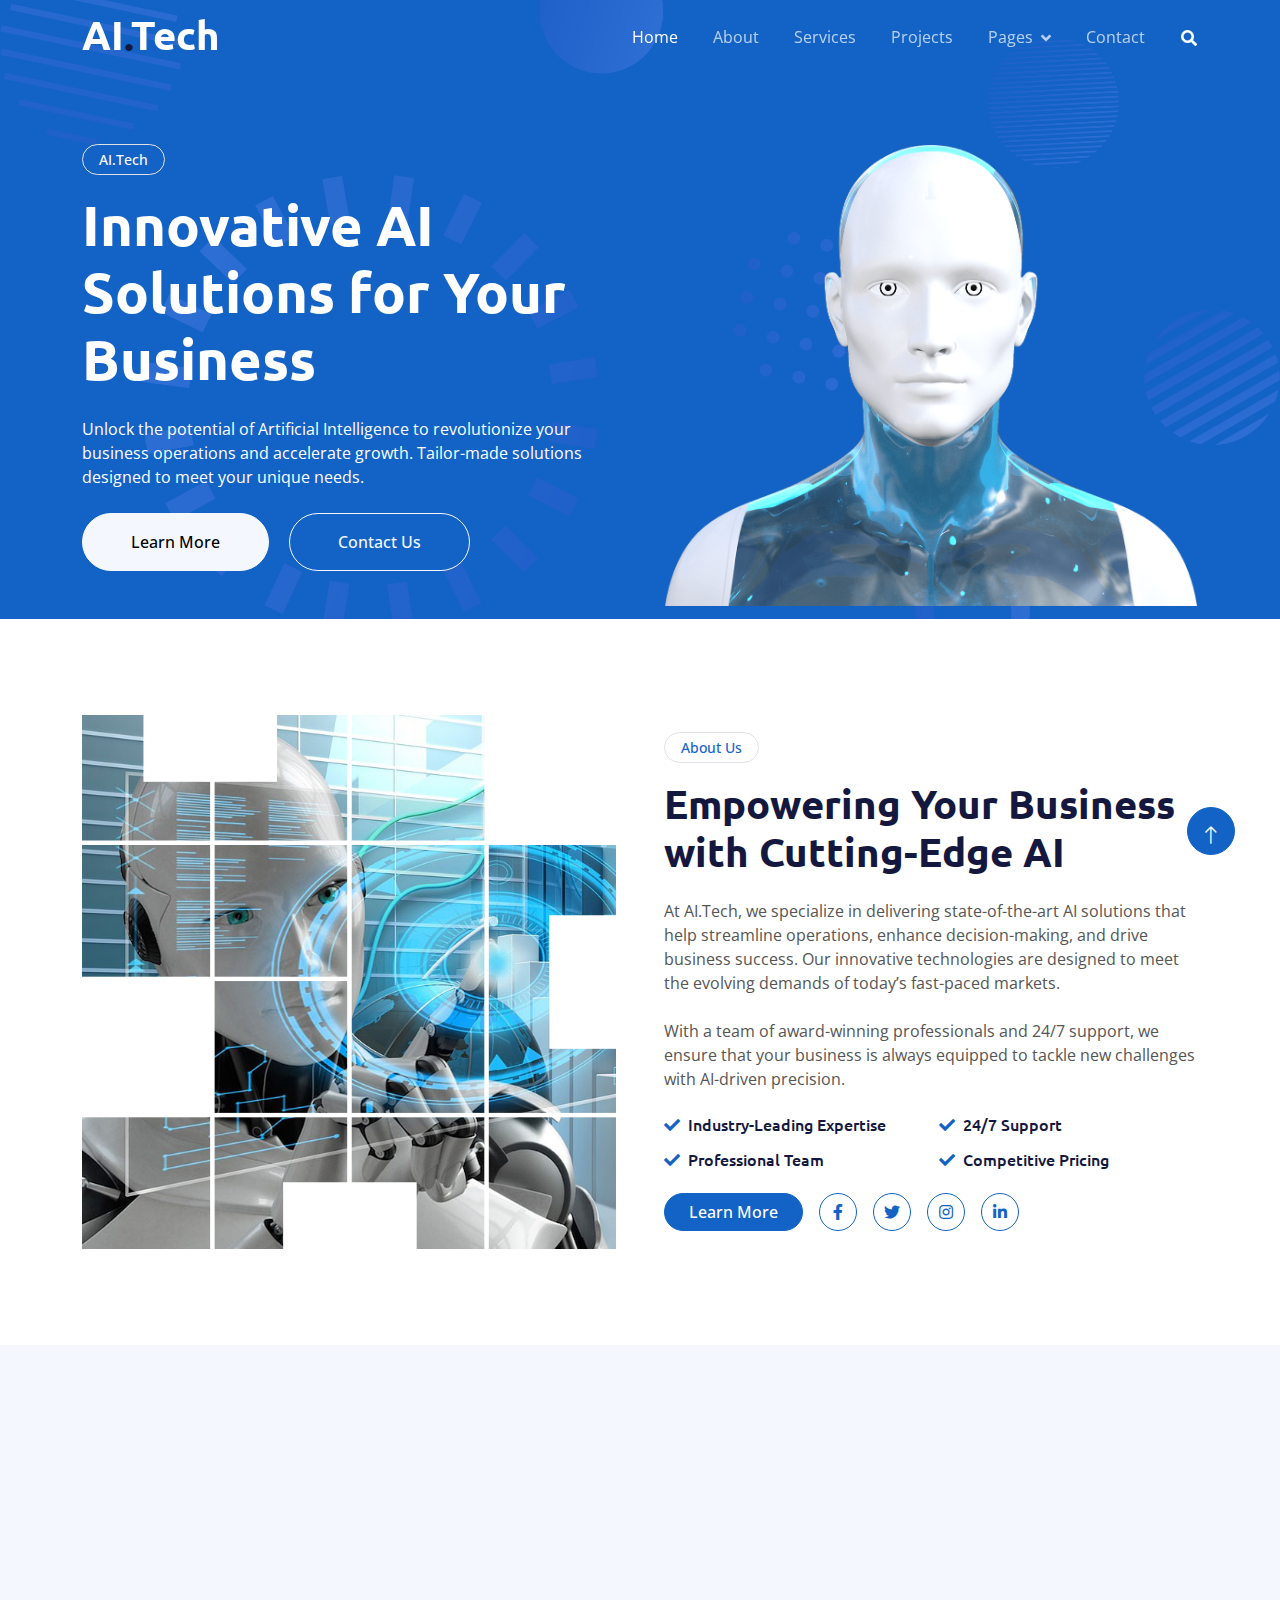
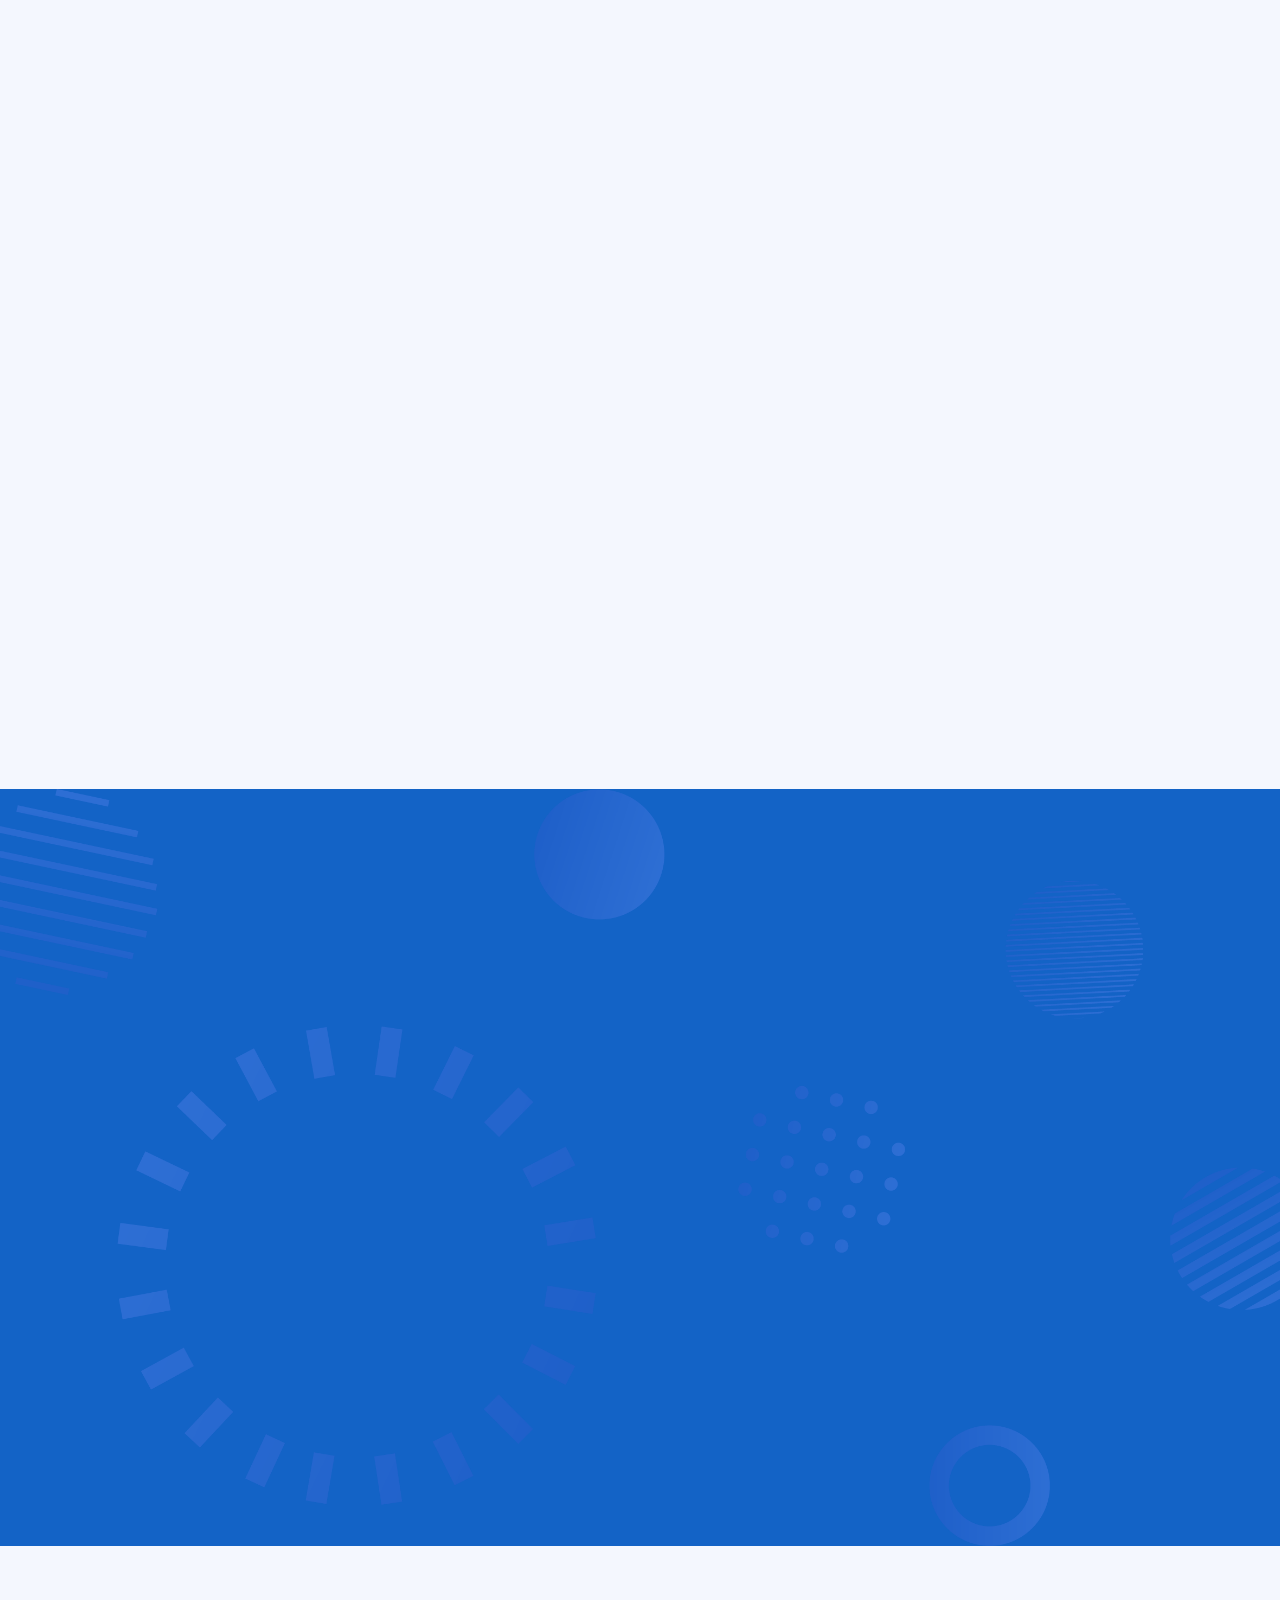
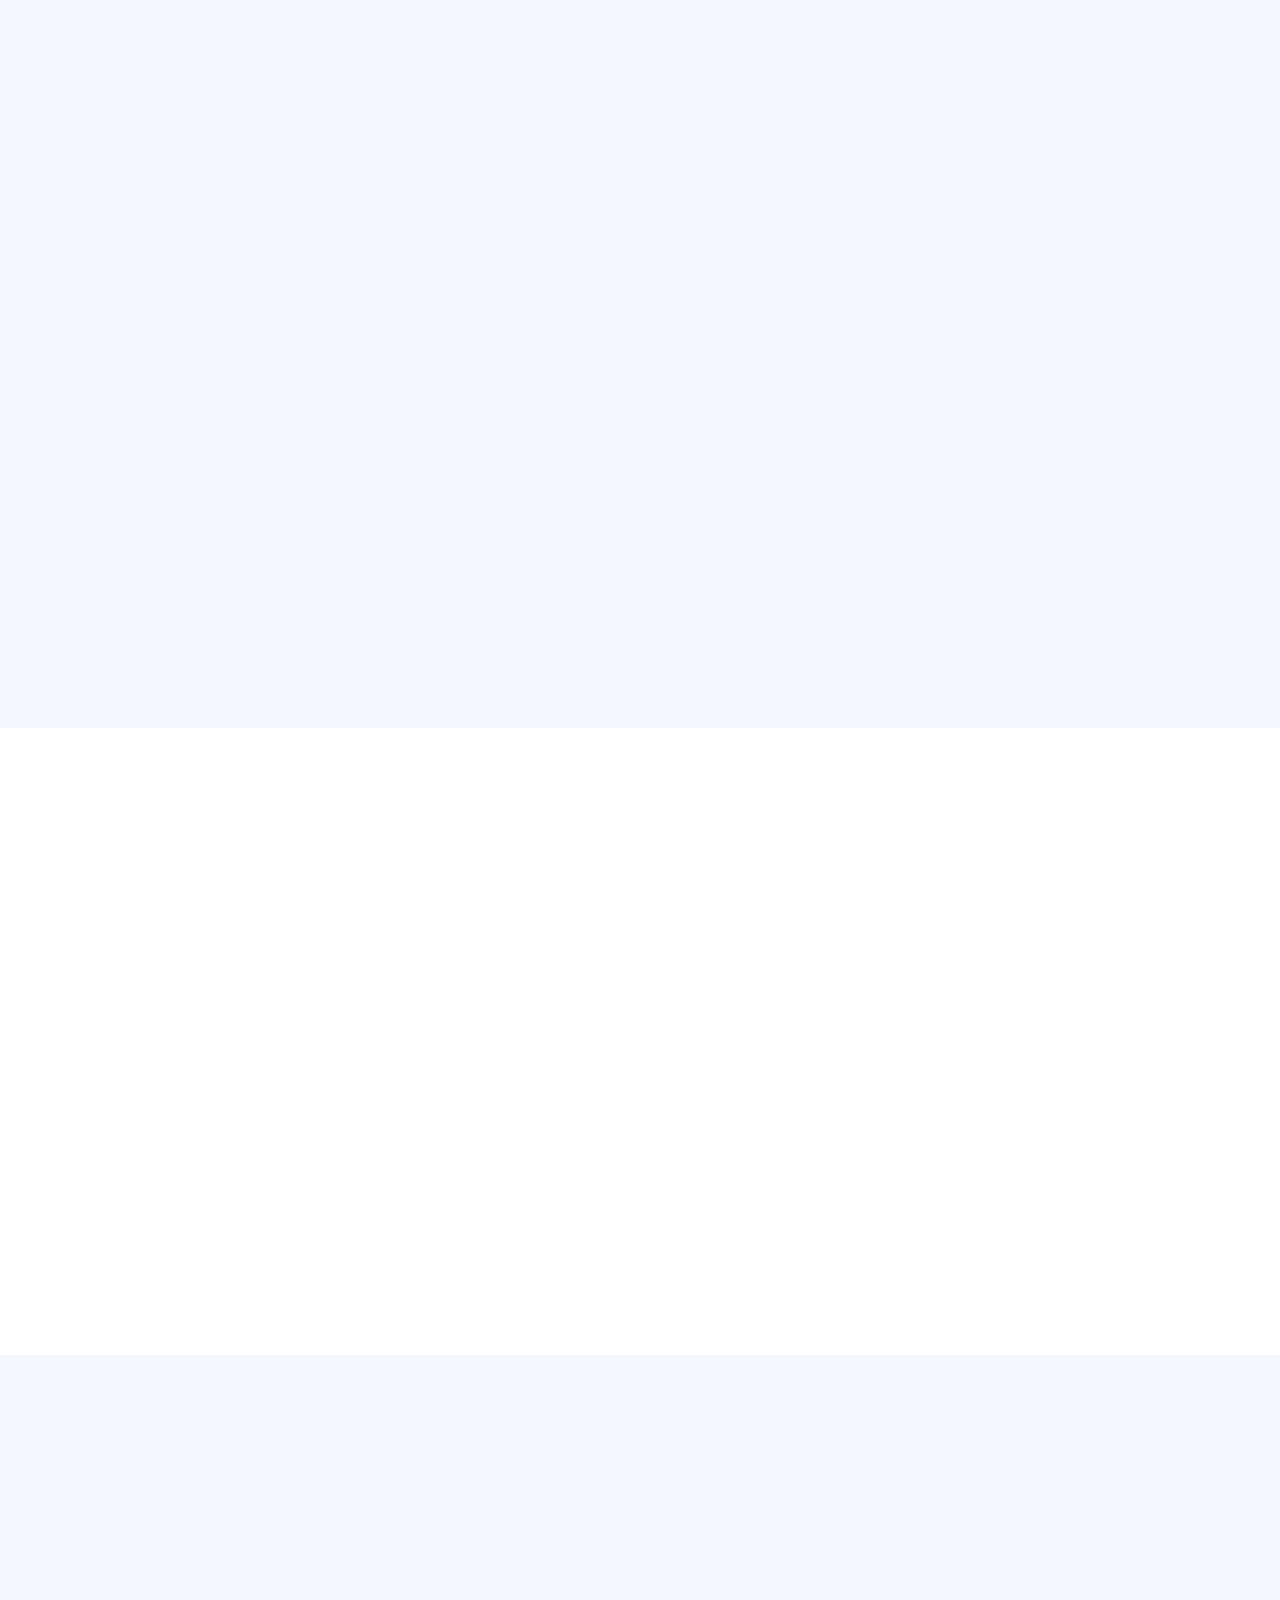
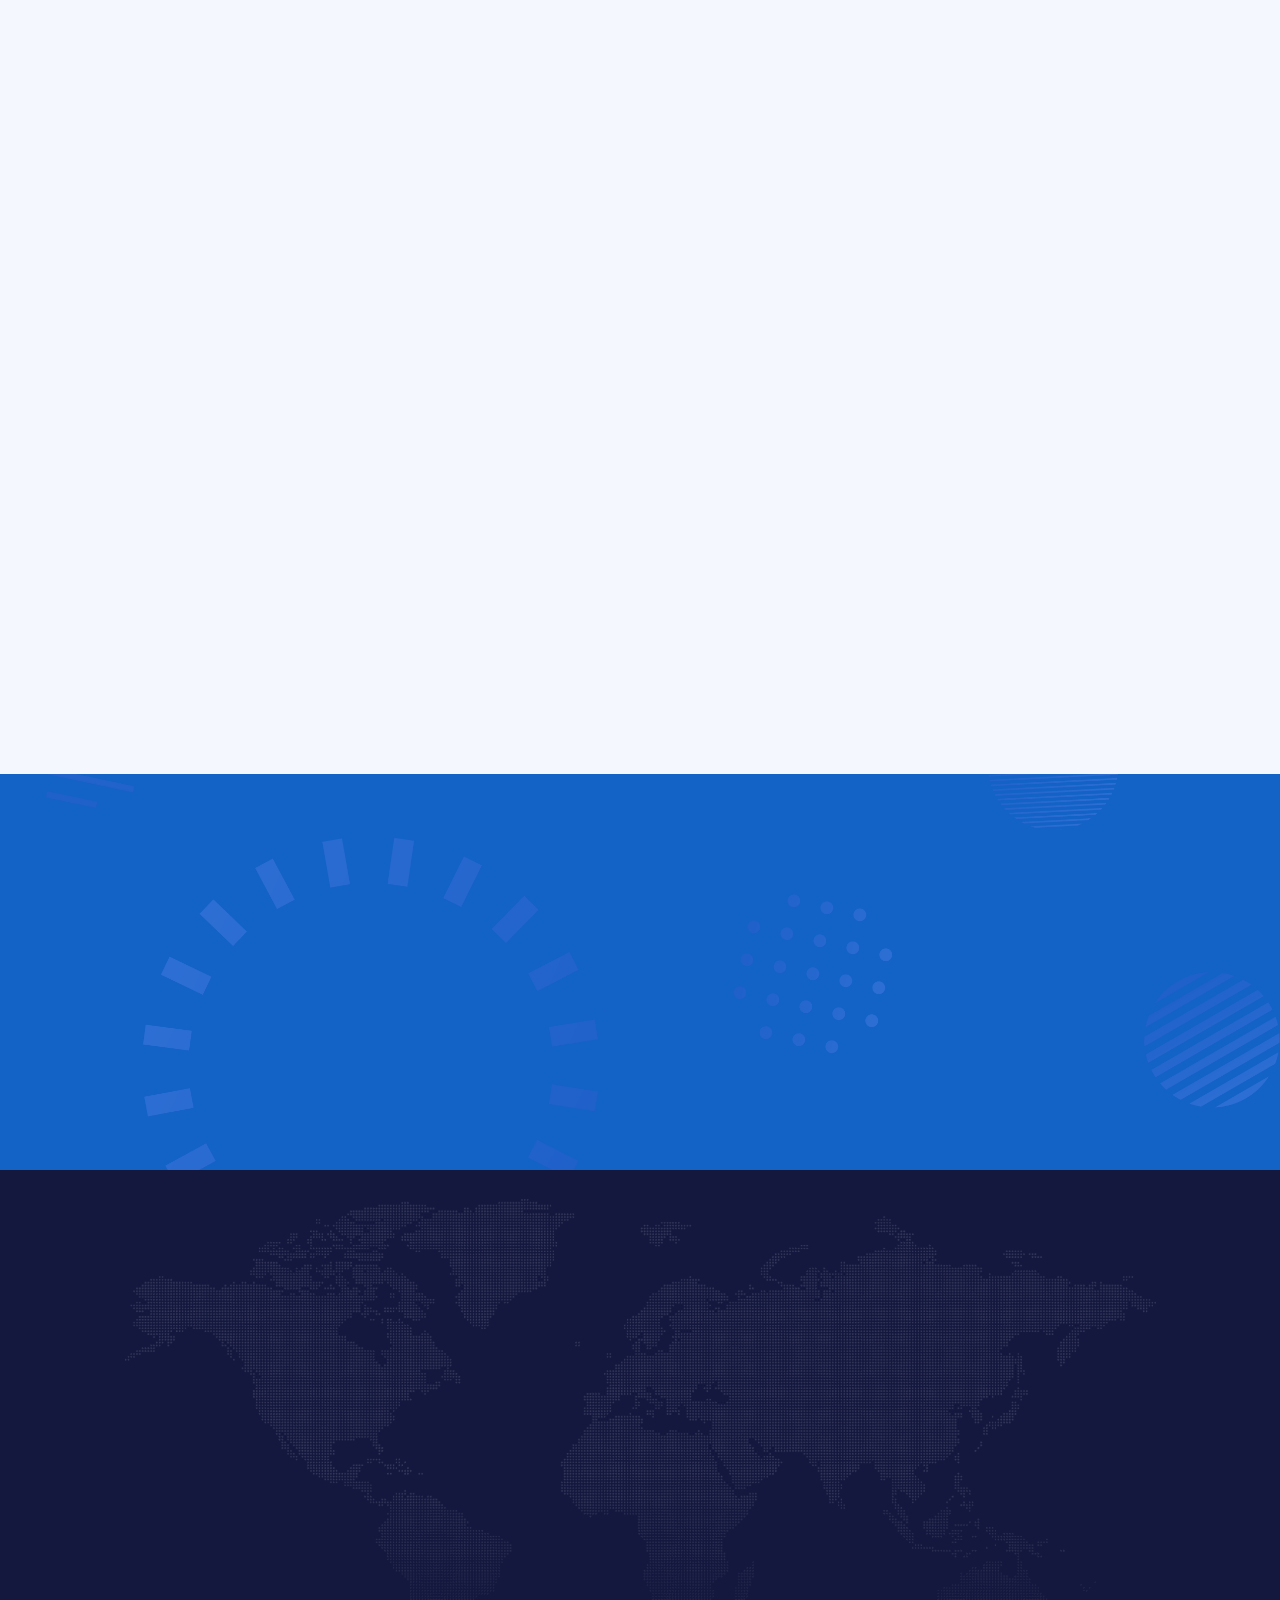
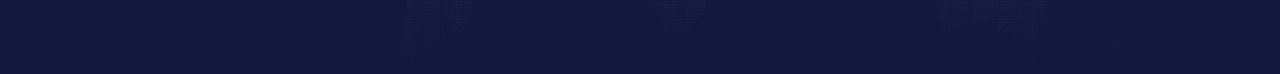
<file: index.html>
<!DOCTYPE html>
<html lang="en">
  <head>
    <meta charset="utf-8" />
    <title>AI.Tech - Artificial Intelligence</title>
    <meta content="width=device-width, initial-scale=1.0" name="viewport" />
    <meta content="" name="keywords" />
    <meta content="" name="description" />

    <!-- Favicon -->
    <link href="img/project-3.jpg" rel="icon" />

    <!-- Google Web Fonts -->
    <link rel="preconnect" href="https://fonts.googleapis.com" />
    <link rel="preconnect" href="https://fonts.gstatic.com" crossorigin />
    <link
      href="https://fonts.googleapis.com/css2?family=Open+Sans:wght@400;600&family=Ubuntu:wght@500;700&display=swap"
      rel="stylesheet"
    />

    <!-- Icon Font Stylesheet -->
    <link
      href="https://cdnjs.cloudflare.com/ajax/libs/font-awesome/5.10.0/css/all.min.css"
      rel="stylesheet"
    />
    <link
      href="https://cdn.jsdelivr.net/npm/bootstrap-icons@1.4.1/font/bootstrap-icons.css"
      rel="stylesheet"
    />

    <!-- Libraries Stylesheet -->
    <link href="lib/animate/animate.min.css" rel="stylesheet" />
    <link href="lib/owlcarousel/assets/owl.carousel.min.css" rel="stylesheet" />

    <!-- Customized Bootstrap Stylesheet -->
    <link href="css/bootstrap.min.css" rel="stylesheet" />

    <!-- Template Stylesheet -->
    <link href="css/style.css" rel="stylesheet" />
  </head>

  <body>
    <!-- Spinner Start -->
    <div
      id="spinner"
      class="show bg-white position-fixed translate-middle w-100 vh-100 top-50 start-50 d-flex align-items-center justify-content-center"
    >
      <div
        class="spinner-grow text-primary"
        style="width: 3rem; height: 3rem"
        role="status"
      >
        <span class="sr-only">Loading...</span>
      </div>
    </div>
    <!-- Spinner End -->

    <!-- Navbar Start -->
    <div class="container-fluid sticky-top">
      <div class="container">
        <nav class="navbar navbar-expand-lg navbar-dark p-0">
          <a href="index.html" class="navbar-brand">
            <h1 class="text-white">AI<span class="text-dark">.</span>Tech</h1>
          </a>
          <button
            type="button"
            class="navbar-toggler ms-auto me-0"
            data-bs-toggle="collapse"
            data-bs-target="#navbarCollapse"
          >
            <span class="navbar-toggler-icon"></span>
          </button>
          <div class="collapse navbar-collapse" id="navbarCollapse">
            <div class="navbar-nav ms-auto">
              <a href="index.html" class="nav-item nav-link active">Home</a>
              <a href="about.html" class="nav-item nav-link">About</a>
              <a href="service.html" class="nav-item nav-link">Services</a>
              <a href="project.html" class="nav-item nav-link">Projects</a>
              <div class="nav-item dropdown">
                <a
                  href="#"
                  class="nav-link dropdown-toggle"
                  data-bs-toggle="dropdown"
                  >Pages</a
                >
                <div class="dropdown-menu bg-light mt-2">
                  <a href="feature.html" class="dropdown-item">Features</a>
                  <a href="team.html" class="dropdown-item">Our Team</a>
                  <a href="faq.html" class="dropdown-item">FAQs</a>
                </div>
              </div>
              <a href="contact.html" class="nav-item nav-link">Contact</a>
            </div>
            <butaton
              type="button"
              class="btn text-white p-0 d-none d-lg-block"
              data-bs-toggle="modal"
              data-bs-target="#searchModal"
              ><i class="fa fa-search"></i
            ></butaton>
          </div>
        </nav>
      </div>
    </div>
    <!-- Navbar End -->

    <!-- Hero Section Start -->
    <div class="container-fluid pt-5 bg-primary hero-header mb-5">
      <div class="container pt-5">
        <div class="row g-5 pt-5">
          <!-- Hero Text and Buttons -->
          <div class="col-lg-6 text-center text-lg-start mb-lg-5">
            <div
              class="btn btn-sm border rounded-pill text-white px-3 mb-3 animated slideInRight"
            >
              AI.Tech
            </div>
            <h1 class="display-4 text-white mb-4 animated slideInRight">
              Innovative AI Solutions for Your Business
            </h1>
            <p class="text-white mb-4 animated slideInRight">
              Unlock the potential of Artificial Intelligence to revolutionize
              your business operations and accelerate growth. Tailor-made
              solutions designed to meet your unique needs.
            </p>
            <a
              href="about.html"
              class="btn btn-light py-sm-3 px-sm-5 rounded-pill me-3 animated slideInRight"
            >
              Learn More
            </a>
            <a
              href="contact.html"
              class="btn btn-outline-light py-sm-3 px-sm-5 rounded-pill animated slideInRight"
            >
              Contact Us
            </a>
          </div>
          <!-- Hero Image -->
          <div class="col-lg-6 text-center text-lg-end">
            <img
              class="img-fluid"
              src="img/hero-img.png"
              alt="AI Technology Illustration"
            />
          </div>
        </div>
      </div>
    </div>
    <!-- Hero Section End -->

    <!-- Full Screen Search Start -->
    <div
      class="modal fade"
      id="searchModal"
      tabindex="-1"
      aria-labelledby="searchModalLabel"
      aria-hidden="true"
    >
      <div class="modal-dialog modal-fullscreen">
        <div class="modal-content" style="background: rgba(20, 24, 62, 0.7)">
          <div class="modal-header border-0">
            <button
              type="button"
              class="btn btn-square bg-white btn-close"
              data-bs-dismiss="modal"
              aria-label="Close"
            ></button>
          </div>
          <div
            class="modal-body d-flex align-items-center justify-content-center"
          >
            <div class="input-group" style="max-width: 600px">
              <input
                type="text"
                class="form-control bg-transparent border-light p-3"
                placeholder="Search here..."
              />
              <button class="btn btn-light px-4" type="button">
                <i class="bi bi-search"></i>
              </button>
            </div>
          </div>
        </div>
      </div>
    </div>
    <!-- Full Screen Search End -->

    <!-- About Us Section Start -->
    <div class="container-fluid py-5">
      <div class="container">
        <div class="row g-5 align-items-center">
          <!-- About Image -->
          <div class="col-lg-6 wow fadeIn" data-wow-delay="0.1s">
            <div class="about-img">
              <img
                class="img-fluid"
                src="img/about-img.jpg"
                alt="About Our Company"
              />
            </div>
          </div>
          <!-- About Text and Social Media Links -->
          <div class="col-lg-6 wow fadeIn" data-wow-delay="0.5s">
            <div class="btn btn-sm border rounded-pill text-primary px-3 mb-3">
              About Us
            </div>
            <h1 class="mb-4">Empowering Your Business with Cutting-Edge AI</h1>
            <p class="mb-4">
              At AI.Tech, we specialize in delivering state-of-the-art AI
              solutions that help streamline operations, enhance
              decision-making, and drive business success. Our innovative
              technologies are designed to meet the evolving demands of today’s
              fast-paced markets.
            </p>
            <p class="mb-4">
              With a team of award-winning professionals and 24/7 support, we
              ensure that your business is always equipped to tackle new
              challenges with AI-driven precision.
            </p>
            <div class="row g-3">
              <div class="col-sm-6">
                <h6 class="mb-3">
                  <i class="fa fa-check text-primary me-2"></i>Industry-Leading
                  Expertise
                </h6>
                <h6 class="mb-0">
                  <i class="fa fa-check text-primary me-2"></i>Professional Team
                </h6>
              </div>
              <div class="col-sm-6">
                <h6 class="mb-3">
                  <i class="fa fa-check text-primary me-2"></i>24/7 Support
                </h6>
                <h6 class="mb-0">
                  <i class="fa fa-check text-primary me-2"></i>Competitive
                  Pricing
                </h6>
              </div>
            </div>
            <div class="d-flex align-items-center mt-4">
              <a
                class="btn btn-primary rounded-pill px-4 me-3"
                href="about.html"
              >
                Learn More
              </a>
              <a
                class="btn btn-outline-primary btn-square me-3"
                href="#"
                aria-label="Facebook"
              >
                <i class="fab fa-facebook-f"></i>
              </a>
              <a
                class="btn btn-outline-primary btn-square me-3"
                href="#"
                aria-label="Twitter"
              >
                <i class="fab fa-twitter"></i>
              </a>
              <a
                class="btn btn-outline-primary btn-square me-3"
                href="#"
                aria-label="Instagram"
              >
                <i class="fab fa-instagram"></i>
              </a>
              <a
                class="btn btn-outline-primary btn-square"
                href="#"
                aria-label="LinkedIn"
              >
                <i class="fab fa-linkedin-in"></i>
              </a>
            </div>
          </div>
        </div>
      </div>
    </div>
    <!-- About Us Section End -->

    <!-- Services Section Start -->
    <div class="container-fluid bg-light mt-5 py-5">
      <div class="container py-5">
        <div class="row g-5 align-items-center">
          <div class="col-lg-5 wow fadeIn" data-wow-delay="0.1s">
            <div class="btn btn-sm border rounded-pill text-primary px-3 mb-3">
              Our Services
            </div>
            <h1 class="mb-4">
              Cutting-Edge AI Solutions Tailored for Your Business
            </h1>
            <p class="mb-4">
              Unlock the potential of AI with our innovative services designed
              to streamline processes and drive growth. We deliver
              state-of-the-art solutions that enhance efficiency, accuracy, and
              productivity, enabling your business to thrive in today’s digital
              landscape.
            </p>
            <a class="btn btn-primary rounded-pill px-4" href="service.html"
              >Discover More</a
            >
          </div>
          <div class="col-lg-7">
            <div class="row g-4">
              <div class="col-md-6">
                <div class="row g-4">
                  <div class="col-12 wow fadeIn" data-wow-delay="0.1s">
                    <div
                      class="service-item d-flex flex-column justify-content-center text-center rounded"
                    >
                      <div class="service-icon btn-square">
                        <i class="fa fa-robot fa-2x"></i>
                      </div>
                      <h5 class="mb-3">Robotic Process Automation</h5>
                      <p>
                        Leverage automation to handle repetitive tasks with
                        precision and speed, freeing up valuable resources for
                        more strategic work.
                      </p>
                      <a class="btn px-3 mt-auto mx-auto" href="service.html"
                        >Learn More</a
                      >
                    </div>
                  </div>
                  <div class="col-12 wow fadeIn" data-wow-delay="0.5s">
                    <div
                      class="service-item d-flex flex-column justify-content-center text-center rounded"
                    >
                      <div class="service-icon btn-square">
                        <i class="fa fa-power-off fa-2x"></i>
                      </div>
                      <h5 class="mb-3">Machine Learning</h5>
                      <p>
                        Unlock valuable insights from your data with machine
                        learning models that evolve and improve with every
                        interaction.
                      </p>
                      <a class="btn px-3 mt-auto mx-auto" href="service.html"
                        >Find Out More</a
                      >
                    </div>
                  </div>
                </div>
              </div>
              <div class="col-md-6 pt-md-4">
                <div class="row g-4">
                  <div class="col-12 wow fadeIn" data-wow-delay="0.3s">
                    <div
                      class="service-item d-flex flex-column justify-content-center text-center rounded"
                    >
                      <div class="service-icon btn-square">
                        <i class="fa fa-graduation-cap fa-2x"></i>
                      </div>
                      <h5 class="mb-3">AI in Education & Science</h5>
                      <p>
                        Transform learning and research with AI-driven tools
                        that enhance understanding and accelerate innovation.
                      </p>
                      <a class="btn px-3 mt-auto mx-auto" href="service.html"
                        >Explore More</a
                      >
                    </div>
                  </div>
                  <div class="col-12 wow fadeIn" data-wow-delay="0.7s">
                    <div
                      class="service-item d-flex flex-column justify-content-center text-center rounded"
                    >
                      <div class="service-icon btn-square">
                        <i class="fa fa-brain fa-2x"></i>
                      </div>
                      <h5 class="mb-3">Predictive Analytics</h5>
                      <p>
                        Stay ahead of trends and make data-backed decisions with
                        our advanced predictive analysis services.
                      </p>
                      <a class="btn px-3 mt-auto mx-auto" href="service.html"
                        >Get Started</a
                      >
                    </div>
                  </div>
                </div>
              </div>
            </div>
          </div>
        </div>
      </div>
    </div>
    <!-- Services Section End -->

    <!-- Features Section Start -->
    <div class="container-fluid bg-primary feature pt-5">
      <div class="container pt-5">
        <div class="row g-5">
          <div
            class="col-lg-6 align-self-center mb-md-5 pb-md-5 wow fadeIn"
            data-wow-delay="0.3s"
          >
            <div class="btn btn-sm border rounded-pill text-white px-3 mb-3">
              Why Choose Us
            </div>
            <h1 class="text-white mb-4">
              Leading the AI Industry with Over a Decade of Expertise
            </h1>
            <p class="text-light mb-4">
              For over 10 years, we’ve been at the forefront of AI innovation,
              helping businesses harness the power of cutting-edge technologies
              to stay competitive and achieve their goals.
            </p>
            <div class="d-flex align-items-center text-white mb-3">
              <div
                class="btn-sm-square bg-white text-primary rounded-circle me-3"
              >
                <i class="fa fa-check"></i>
              </div>
              <span>Customized solutions tailored to your needs</span>
            </div>
            <div class="d-flex align-items-center text-white mb-3">
              <div
                class="btn-sm-square bg-white text-primary rounded-circle me-3"
              >
                <i class="fa fa-check"></i>
              </div>
              <span>Proven track record in driving business growth</span>
            </div>
            <div class="d-flex align-items-center text-white mb-3">
              <div
                class="btn-sm-square bg-white text-primary rounded-circle me-3"
              >
                <i class="fa fa-check"></i>
              </div>
              <span>Dedicated support and continuous improvement</span>
            </div>
            <div class="row g-4 pt-3">
              <div class="col-sm-6">
                <div
                  class="d-flex rounded p-3"
                  style="background: rgba(256, 256, 256, 0.1)"
                >
                  <i class="fa fa-users fa-3x text-white"></i>
                  <div class="ms-3">
                    <h2 class="text-white mb-0" data-toggle="counter-up">
                      9999
                    </h2>
                    <p class="text-white mb-0">Satisfied Clients</p>
                  </div>
                </div>
              </div>
              <div class="col-sm-6">
                <div
                  class="d-flex rounded p-3"
                  style="background: rgba(256, 256, 256, 0.1)"
                >
                  <i class="fa fa-check fa-3x text-white"></i>
                  <div class="ms-3">
                    <h2 class="text-white mb-0" data-toggle="counter-up">
                      9999
                    </h2>
                    <p class="text-white mb-0">Projects Delivered</p>
                  </div>
                </div>
              </div>
            </div>
          </div>
          <div
            class="col-lg-6 align-self-end text-center text-md-end wow fadeIn"
            data-wow-delay="0.5s"
          >
            <img class="img-fluid" src="img/feature.png" alt="" />
          </div>
        </div>
      </div>
    </div>
    <!-- Features Section End -->

    <!-- Case Start -->
    <div class="container-fluid bg-light py-5">
      <div class="container py-5">
        <div
          class="mx-auto text-center wow fadeIn"
          data-wow-delay="0.1s"
          style="max-width: 500px"
        >
          <div class="btn btn-sm border rounded-pill text-primary px-3 mb-3">
            Case Study
          </div>
          <h1 class="mb-4">Explore Our Recent AI Case Studies</h1>
        </div>
        <div class="row g-4">
          <div class="col-lg-4 wow fadeIn" data-wow-delay="0.3s">
            <div
              class="case-item position-relative overflow-hidden rounded mb-2"
            >
              <img
                class="img-fluid"
                src="img/project-1.jpg"
                alt="Robotic Automation Project"
              />
              <a class="case-overlay text-decoration-none" href="project.html">
                <small>Robotic Automation</small>
                <h5 class="lh-base text-white mb-3">
                  Transforming Production Lines with Advanced Robotics
                </h5>
                <span class="btn btn-square btn-primary">
                  <i class="fa fa-arrow-right"></i>
                </span>
              </a>
            </div>
          </div>
          <div class="col-lg-4 wow fadeIn" data-wow-delay="0.5s">
            <div
              class="case-item position-relative overflow-hidden rounded mb-2"
            >
              <img
                class="img-fluid"
                src="img/project-2.jpg"
                alt="Machine Learning Project"
              />
              <a class="case-overlay text-decoration-none" href="project.html">
                <small>Machine Learning</small>
                <h5 class="lh-base text-white mb-3">
                  Enhancing Customer Experience with Predictive Models
                </h5>
                <span class="btn btn-square btn-primary">
                  <i class="fa fa-arrow-right"></i>
                </span>
              </a>
            </div>
          </div>
          <div class="col-lg-4 wow fadeIn" data-wow-delay="0.7s">
            <div
              class="case-item position-relative overflow-hidden rounded mb-2"
            >
              <img
                class="img-fluid"
                src="img/project-3.jpg"
                alt="Predictive Analysis Project"
              />
              <a class="case-overlay text-decoration-none" href="project.html">
                <small>Predictive Analysis</small>
                <h5 class="lh-base text-white mb-3">
                  Leveraging Data for Strategic Decision Making
                </h5>
                <span class="btn btn-square btn-primary">
                  <i class="fa fa-arrow-right"></i>
                </span>
              </a>
            </div>
          </div>
        </div>
      </div>
    </div>
    <!-- Case End -->

    <!-- FAQs Start -->
    <div class="container-fluid py-5">
      <div class="container py-5">
        <div
          class="mx-auto text-center wow fadeIn"
          data-wow-delay="0.1s"
          style="max-width: 500px"
        >
          <div class="btn btn-sm border rounded-pill text-primary px-3 mb-3">
            Popular FAQs
          </div>
          <h1 class="mb-4">Frequently Asked Questions</h1>
        </div>
        <div class="row">
          <div class="col-lg-6">
            <div class="accordion" id="accordionFAQ1">
              <div class="accordion-item wow fadeIn" data-wow-delay="0.1s">
                <h2 class="accordion-header" id="headingOne">
                  <button
                    class="accordion-button collapsed"
                    type="button"
                    data-bs-toggle="collapse"
                    data-bs-target="#collapseOne"
                    aria-expanded="false"
                    aria-controls="collapseOne"
                  >
                    How to build a website?
                  </button>
                </h2>
                <div
                  id="collapseOne"
                  class="accordion-collapse collapse"
                  aria-labelledby="headingOne"
                  data-bs-parent="#accordionFAQ1"
                >
                  <div class="accordion-body">
                    Building a website involves several steps: planning,
                    designing, coding, testing, and deploying. Start by defining
                    the purpose and goals of your site. Create a wireframe or
                    mockup for the design. Use HTML, CSS, and JavaScript for
                    development, and test the site thoroughly across different
                    devices and browsers before going live.
                  </div>
                </div>
              </div>
              <div class="accordion-item wow fadeIn" data-wow-delay="0.2s">
                <h2 class="accordion-header" id="headingTwo">
                  <button
                    class="accordion-button collapsed"
                    type="button"
                    data-bs-toggle="collapse"
                    data-bs-target="#collapseTwo"
                    aria-expanded="false"
                    aria-controls="collapseTwo"
                  >
                    How long will it take to get a new website?
                  </button>
                </h2>
                <div
                  id="collapseTwo"
                  class="accordion-collapse collapse"
                  aria-labelledby="headingTwo"
                  data-bs-parent="#accordionFAQ1"
                >
                  <div class="accordion-body">
                    The time required to build a new website can vary depending
                    on its complexity and features. A basic website might take a
                    few weeks, while a more complex site with custom
                    functionalities could take several months. Factors such as
                    client feedback and content readiness also impact the
                    timeline.
                  </div>
                </div>
              </div>
              <div class="accordion-item wow fadeIn" data-wow-delay="0.3s">
                <h2 class="accordion-header" id="headingThree">
                  <button
                    class="accordion-button collapsed"
                    type="button"
                    data-bs-toggle="collapse"
                    data-bs-target="#collapseThree"
                    aria-expanded="false"
                    aria-controls="collapseThree"
                  >
                    Do you only create websites using HTML?
                  </button>
                </h2>
                <div
                  id="collapseThree"
                  class="accordion-collapse collapse"
                  aria-labelledby="headingThree"
                  data-bs-parent="#accordionFAQ1"
                >
                  <div class="accordion-body">
                    No, we create websites using a variety of technologies.
                    While HTML is the foundation, we also use CSS for styling,
                    JavaScript for interactivity, and various frameworks and
                    content management systems (CMS) based on the client's needs
                    and preferences.
                  </div>
                </div>
              </div>
              <div class="accordion-item wow fadeIn" data-wow-delay="0.4s">
                <h2 class="accordion-header" id="headingFour">
                  <button
                    class="accordion-button collapsed"
                    type="button"
                    data-bs-toggle="collapse"
                    data-bs-target="#collapseFour"
                    aria-expanded="false"
                    aria-controls="collapseFour"
                  >
                    Will my website be mobile-friendly?
                  </button>
                </h2>
                <div
                  id="collapseFour"
                  class="accordion-collapse collapse"
                  aria-labelledby="headingFour"
                  data-bs-parent="#accordionFAQ1"
                >
                  <div class="accordion-body">
                    Yes, all our websites are designed to be mobile-friendly. We
                    use responsive design techniques to ensure that your site
                    looks and functions well on a variety of devices, including
                    smartphones and tablets.
                  </div>
                </div>
              </div>
            </div>
          </div>
          <div class="col-lg-6">
            <div class="accordion" id="accordionFAQ2">
              <div class="accordion-item wow fadeIn" data-wow-delay="0.5s">
                <h2 class="accordion-header" id="headingFive">
                  <button
                    class="accordion-button collapsed"
                    type="button"
                    data-bs-toggle="collapse"
                    data-bs-target="#collapseFive"
                    aria-expanded="false"
                    aria-controls="collapseFive"
                  >
                    Will you maintain my site for me?
                  </button>
                </h2>
                <div
                  id="collapseFive"
                  class="accordion-collapse collapse"
                  aria-labelledby="headingFive"
                  data-bs-parent="#accordionFAQ2"
                >
                  <div class="accordion-body">
                    Yes, we offer website maintenance services. This includes
                    regular updates, security checks, and troubleshooting to
                    ensure that your site remains functional and up-to-date.
                  </div>
                </div>
              </div>
              <div class="accordion-item wow fadeIn" data-wow-delay="0.6s">
                <h2 class="accordion-header" id="headingSix">
                  <button
                    class="accordion-button collapsed"
                    type="button"
                    data-bs-toggle="collapse"
                    data-bs-target="#collapseSix"
                    aria-expanded="false"
                    aria-controls="collapseSix"
                  >
                    I’m on a strict budget. Do you have any low-cost options?
                  </button>
                </h2>
                <div
                  id="collapseSix"
                  class="accordion-collapse collapse"
                  aria-labelledby="headingSix"
                  data-bs-parent="#accordionFAQ2"
                >
                  <div class="accordion-body">
                    Yes, we offer several cost-effective options. We can work
                    with you to create a website that fits within your budget,
                    including using pre-built templates and focusing on
                    essential features to keep costs down.
                  </div>
                </div>
              </div>
              <div class="accordion-item wow fadeIn" data-wow-delay="0.7s">
                <h2 class="accordion-header" id="headingSeven">
                  <button
                    class="accordion-button collapsed"
                    type="button"
                    data-bs-toggle="collapse"
                    data-bs-target="#collapseSeven"
                    aria-expanded="false"
                    aria-controls="collapseSeven"
                  >
                    Can you help with website content?
                  </button>
                </h2>
                <div
                  id="collapseSeven"
                  class="accordion-collapse collapse"
                  aria-labelledby="headingSeven"
                  data-bs-parent="#accordionFAQ2"
                >
                  <div class="accordion-body">
                    Absolutely! We can assist with content creation, including
                    writing and editing text, sourcing images, and ensuring that
                    your content is optimized for search engines.
                  </div>
                </div>
              </div>
              <div class="accordion-item wow fadeIn" data-wow-delay="0.8s">
                <h2 class="accordion-header" id="headingEight">
                  <button
                    class="accordion-button collapsed"
                    type="button"
                    data-bs-toggle="collapse"
                    data-bs-target="#collapseEight"
                    aria-expanded="false"
                    aria-controls="collapseEight"
                  >
                    How do I get started?
                  </button>
                </h2>
                <div
                  id="collapseEight"
                  class="accordion-collapse collapse"
                  aria-labelledby="headingEight"
                  data-bs-parent="#accordionFAQ2"
                >
                  <div class="accordion-body">
                    Getting started is easy! Contact us to schedule a
                    consultation where we can discuss your needs and goals.
                    We'll then provide you with a proposal and timeline for your
                    project.
                  </div>
                </div>
              </div>
            </div>
          </div>
        </div>
      </div>
    </div>
    <!-- FAQs End -->

    <!-- Team Start -->
    <div class="container-fluid bg-light py-5">
      <div class="container py-5">
        <div class="row g-5 align-items-center">
          <div class="col-lg-5 wow fadeIn" data-wow-delay="0.1s">
            <div class="btn btn-sm border rounded-pill text-primary px-3 mb-3">
              Our Team
            </div>
            <h1 class="mb-4">Meet Our Experienced Team Members</h1>
            <p class="mb-4">
              Our team is a group of dedicated professionals who are experts in
              their respective fields. We work together to deliver exceptional
              results and innovative solutions to our clients. From strategic
              planning to implementation, our team is committed to excellence
              and achieving success.
            </p>
            <a class="btn btn-primary rounded-pill px-4" href="team.html"
              >Read More</a
            >
          </div>
          <div class="col-lg-7">
            <div class="row g-4">
              <div class="col-md-6">
                <div class="row g-4">
                  <div class="col-12 wow fadeIn" data-wow-delay="0.1s">
                    <div
                      class="team-item bg-white text-center rounded p-4 pt-0"
                    >
                      <img
                        class="img-fluid rounded-circle p-4"
                        src="img/team-1.jpg"
                        alt="Boris Johnson"
                      />
                      <h5 class="mb-0">Boris Johnson</h5>
                      <small>Founder & CEO</small>
                      <div class="d-flex justify-content-center mt-3">
                        <a
                          class="btn btn-square btn-primary m-1"
                          href="https://facebook.com"
                          ><i class="fab fa-facebook-f"></i
                        ></a>
                        <a
                          class="btn btn-square btn-primary m-1"
                          href="https://twitter.com"
                          ><i class="fab fa-twitter"></i
                        ></a>
                        <a
                          class="btn btn-square btn-primary m-1"
                          href="https://instagram.com"
                          ><i class="fab fa-instagram"></i
                        ></a>
                        <a
                          class="btn btn-square btn-primary m-1"
                          href="https://linkedin.com/"
                          ><i class="fab fa-linkedin-in"></i
                        ></a>
                      </div>
                    </div>
                  </div>
                  <div class="col-12 wow fadeIn" data-wow-delay="0.5s">
                    <div
                      class="team-item bg-white text-center rounded p-4 pt-0"
                    >
                      <img
                        class="img-fluid rounded-circle p-4"
                        src="img/team-2.jpg"
                        alt="Adam Crew"
                      />
                      <h5 class="mb-0">Adam Crew</h5>
                      <small>Executive Manager</small>
                      <div class="d-flex justify-content-center mt-3">
                        <a
                          class="btn btn-square btn-primary m-1"
                          href="https://facebook.com/"
                          ><i class="fab fa-facebook-f"></i
                        ></a>
                        <a
                          class="btn btn-square btn-primary m-1"
                          href="https://twitter.com/"
                          ><i class="fab fa-twitter"></i
                        ></a>
                        <a
                          class="btn btn-square btn-primary m-1"
                          href="https://instagram.com/"
                          ><i class="fab fa-instagram"></i
                        ></a>
                        <a
                          class="btn btn-square btn-primary m-1"
                          href="https://linkedin.com/in/"
                          ><i class="fab fa-linkedin-in"></i
                        ></a>
                      </div>
                    </div>
                  </div>
                </div>
              </div>
              <div class="col-md-6 pt-md-4">
                <div class="row g-4">
                  <div class="col-12 wow fadeIn" data-wow-delay="0.3s">
                    <div
                      class="team-item bg-white text-center rounded p-4 pt-0"
                    >
                      <img
                        class="img-fluid rounded-circle p-4"
                        src="img/team-3.jpg"
                        alt="Kate Winslet"
                      />
                      <h5 class="mb-0">Kate Winslet</h5>
                      <small>Co-Founder</small>
                      <div class="d-flex justify-content-center mt-3">
                        <a
                          class="btn btn-square btn-primary m-1"
                          href="https://facebook.com/"
                          ><i class="fab fa-facebook-f"></i
                        ></a>
                        <a
                          class="btn btn-square btn-primary m-1"
                          href="https://twitter.com/"
                          ><i class="fab fa-twitter"></i
                        ></a>
                        <a
                          class="btn btn-square btn-primary m-1"
                          href="https://instagram.com/"
                          ><i class="fab fa-instagram"></i
                        ></a>
                        <a
                          class="btn btn-square btn-primary m-1"
                          href="https://linkedin.com/in/"
                          ><i class="fab fa-linkedin-in"></i
                        ></a>
                      </div>
                    </div>
                  </div>
                  <div class="col-12 wow fadeIn" data-wow-delay="0.7s">
                    <div
                      class="team-item bg-white text-center rounded p-4 pt-0"
                    >
                      <img
                        class="img-fluid rounded-circle p-4"
                        src="img/team-4.jpg"
                        alt="Cody Gardner"
                      />
                      <h5 class="mb-0">Cody Gardner</h5>
                      <small>Project Manager</small>
                      <div class="d-flex justify-content-center mt-3">
                        <a
                          class="btn btn-square btn-primary m-1"
                          href="https://facebook.com/"
                          ><i class="fab fa-facebook-f"></i
                        ></a>
                        <a
                          class="btn btn-square btn-primary m-1"
                          href="https://twitter.com/"
                          ><i class="fab fa-twitter"></i
                        ></a>
                        <a
                          class="btn btn-square btn-primary m-1"
                          href="https://instagram.com/"
                          ><i class="fab fa-instagram"></i
                        ></a>
                        <a
                          class="btn btn-square btn-primary m-1"
                          href="https://linkedin.com/"
                          ><i class="fab fa-linkedin-in"></i
                        ></a>
                      </div>
                    </div>
                  </div>
                </div>
              </div>
            </div>
          </div>
        </div>
      </div>
    </div>
    <!-- Team End -->

    <!-- Newsletter Start -->
    <div class="container-fluid bg-primary newsletter py-5">
      <div class="container">
        <div class="row g-5 align-items-center">
          <!-- Newsletter Image -->
          <div
            class="col-md-5 ps-lg-0 pt-5 pt-md-0 text-start wow fadeIn"
            data-wow-delay="0.3s"
          >
            <img
              class="img-fluid"
              src="img/newsletter.png"
              alt="Newsletter Image"
            />
          </div>
          <!-- Newsletter Form -->
          <div
            class="col-md-7 py-5 newsletter-text wow fadeIn"
            data-wow-delay="0.5s"
          >
            <div class="btn btn-sm border rounded-pill text-white px-3 mb-3">
              Newsletter
            </div>
            <h1 class="text-white mb-4">Subscribe to Our Newsletter</h1>
            <form id="newsletterForm">
              <div class="position-relative w-100 mt-3 mb-2">
                <input
                  class="form-control border-0 rounded-pill w-100 ps-4 pe-5"
                  type="email"
                  placeholder="Enter Your Email"
                  required
                  style="height: 48px"
                  id="emailInput"
                />
                <button
                  type="submit"
                  class="btn shadow-none position-absolute top-0 end-0 mt-1 me-2"
                >
                  <i class="fa fa-paper-plane text-primary fs-4"></i>
                </button>
              </div>
              <small class="text-white-50">
                Stay updated with the latest trends in AI technology.
              </small>
            </form>
          </div>
        </div>
      </div>
    </div>
    <!-- Newsletter End -->
    <!-- Footer Start -->
    <div class="container-fluid bg-dark text-white-50 footer pt-5">
      <div class="container py-5">
        <div class="row g-5">
          <div class="col-md-6 col-lg-3 wow fadeIn" data-wow-delay="0.1s">
            <a href="index.html" class="d-inline-block mb-3">
              <h1 class="text-white">
                AI<span class="text-primary">.</span>Tech
              </h1>
            </a>
            <p class="mb-0">
              We are committed to providing cutting-edge solutions and
              innovative technologies. Our team of experts ensures top-notch
              services to meet your needs and exceed your expectations. Join us
              in our journey to revolutionize the tech industry.
            </p>
          </div>
          <div class="col-md-6 col-lg-3 wow fadeIn" data-wow-delay="0.3s">
            <h5 class="text-white mb-4">Get In Touch</h5>
            <p>
              <i class="fa fa-map-marker-alt me-3"></i>Tech Avenue, London, UK
            </p>
            <p><i class="fa fa-phone-alt me-3"></i>+44 123 456 7890</p>
            <p><i class="fa fa-envelope me-3"></i>info@aitech.co.uk</p>
            <div class="d-flex pt-2">
              <a
                class="btn btn-outline-light btn-social"
                href="https://twitter.com/"
                ><i class="fab fa-twitter"></i
              ></a>
              <a
                class="btn btn-outline-light btn-social"
                href="https://facebook.com/"
                ><i class="fab fa-facebook-f"></i
              ></a>
              <a
                class="btn btn-outline-light btn-social"
                href="https://youtube.com/"
                ><i class="fab fa-youtube"></i
              ></a>
              <a
                class="btn btn-outline-light btn-social"
                href="https://instagram.com/"
                ><i class="fab fa-instagram"></i
              ></a>
              <a
                class="btn btn-outline-light btn-social"
                href="https://linkedin.com/"
                ><i class="fab fa-linkedin-in"></i
              ></a>
            </div>
          </div>
          <div class="col-md-6 col-lg-3 wow fadeIn" data-wow-delay="0.5s">
            <h5 class="text-white mb-4">Popular Links</h5>
            <a class="btn btn-link" href="about.html">About Us</a>
            <a class="btn btn-link" href="contact.html">Contact Us</a>
            <a class="btn btn-link" href="service.html">Services</a>
            <a class="btn btn-link" href="project.html">Projects</a>
            <a class="btn btn-link" href="feature.html">Features</a>
          </div>
          <div class="col-md-6 col-lg-3 wow fadeIn" data-wow-delay="0.7s">
            <h5 class="text-white mb-4">Our Services</h5>
            <p>Robotic Automation</p>
            <p>Machine Learning</p>
            <p>Predictive Analysis</p>
            <p>Data Science</p>
            <p>Robot Technology</p>
          </div>
        </div>
      </div>
      <div class="container wow fadeIn" data-wow-delay="0.1s">
        <div class="copyright">
          <div class="row">
            <div class="col-md-6 text-center text-md-start mb-3 mb-md-0">
              &copy; <a class="border-bottom" href="#">AI Tech</a>, All Right
              Reserved. Designed By
              <a class="border-bottom" href="https://shahzadalihub.netlify.app"
                >SHAHZAD ALI</a
              >
            </div>
            <div class="col-md-6 text-center text-md-end">
              <div class="footer-menu">
                <a href="index.html">Home</a>
                <a href="contact.html">Quries</a>
                <a href="contact.html">Help</a>
                <a href="faqs.html">FAQs</a>
              </div>
            </div>
          </div>
        </div>
      </div>
    </div>
    <!-- Footer End -->

    <!-- Back to Top -->
    <a href="#" class="btn btn-lg btn-primary btn-lg-square back-to-top pt-2"
      ><i class="bi bi-arrow-up"></i
    ></a>

    <!-- JavaScript Libraries -->
    <script src="https://ajax.googleapis.com/ajax/libs/jquery/3.6.1/jquery.min.js"></script>
    <script src="https://cdn.jsdelivr.net/npm/bootstrap@5.0.0/dist/js/bootstrap.bundle.min.js"></script>
    <script src="lib/wow/wow.min.js"></script>
    <script src="lib/easing/easing.min.js"></script>
    <script src="lib/waypoints/waypoints.min.js"></script>
    <script src="lib/counterup/counterup.min.js"></script>
    <script src="lib/owlcarousel/owl.carousel.min.js"></script>

    <!-- Template Javascript -->
    <script src="js/main.js"></script>
  </body>
</html>
</file>
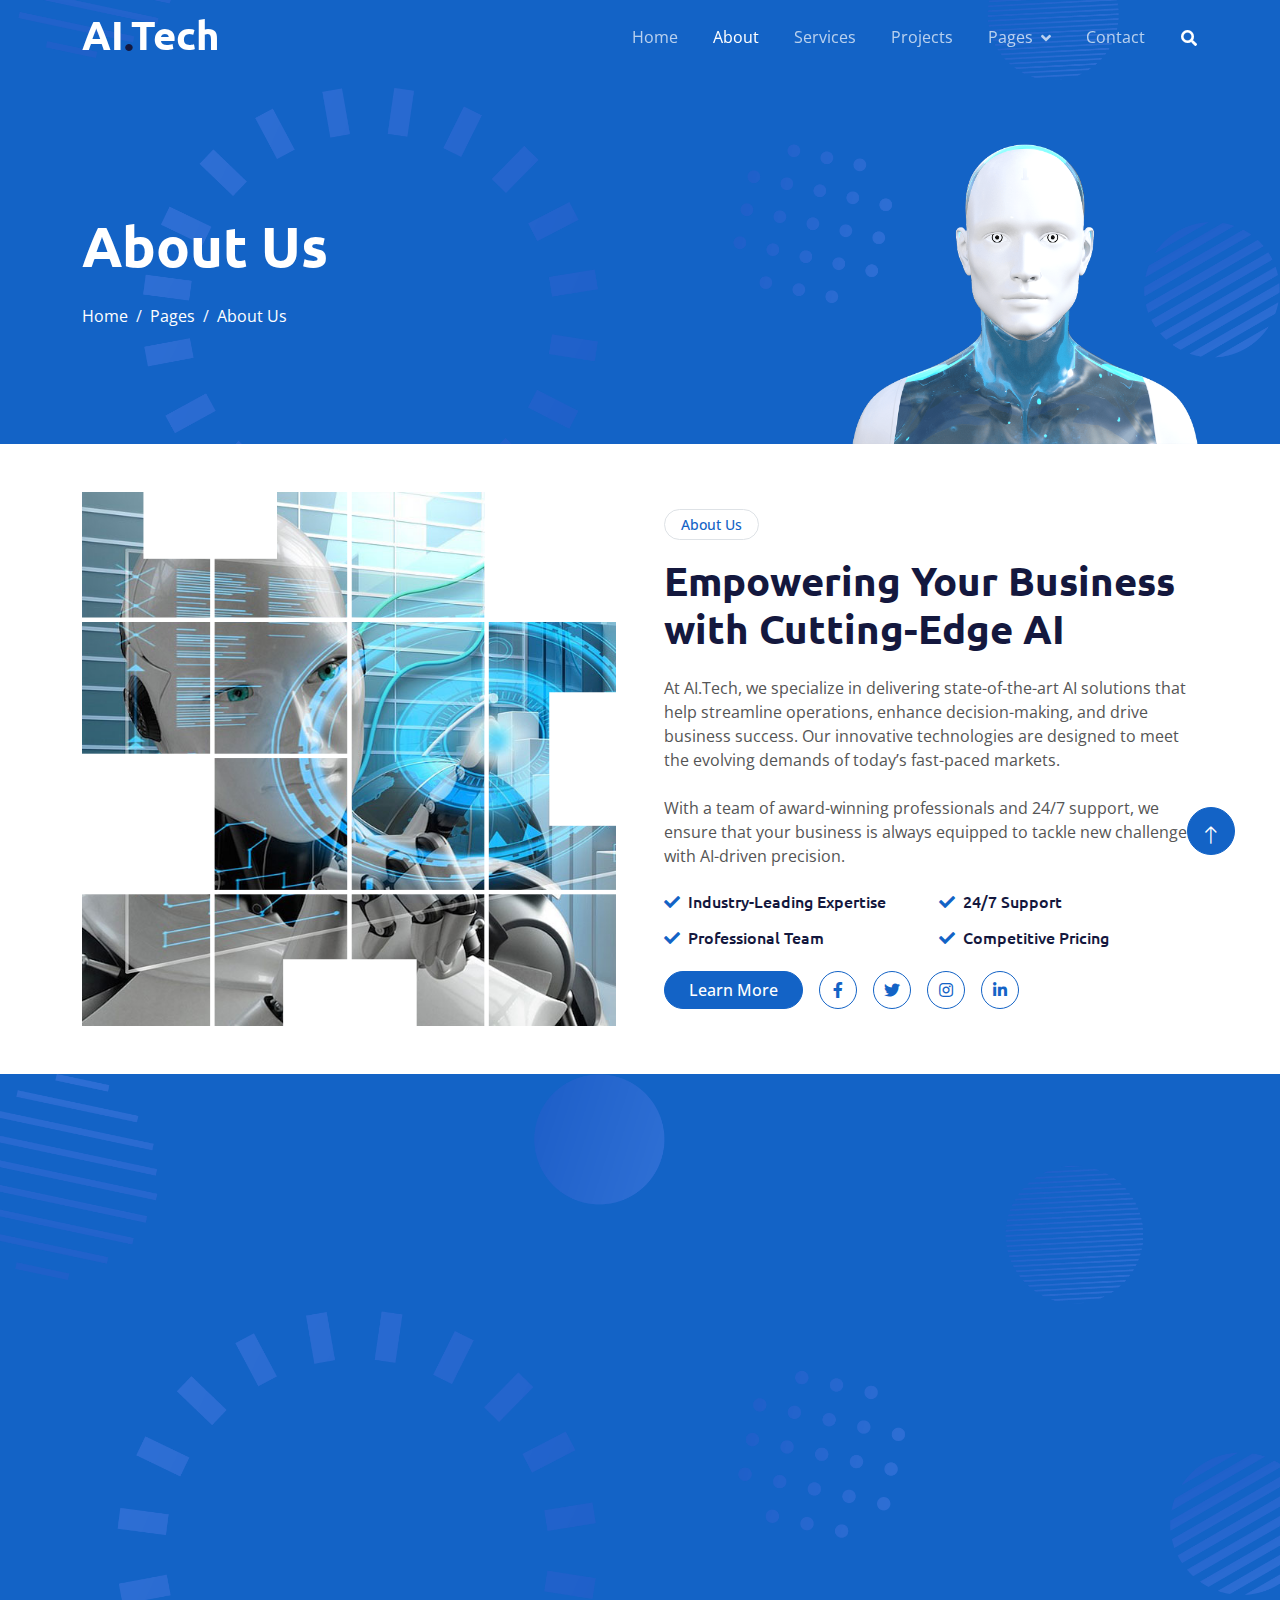
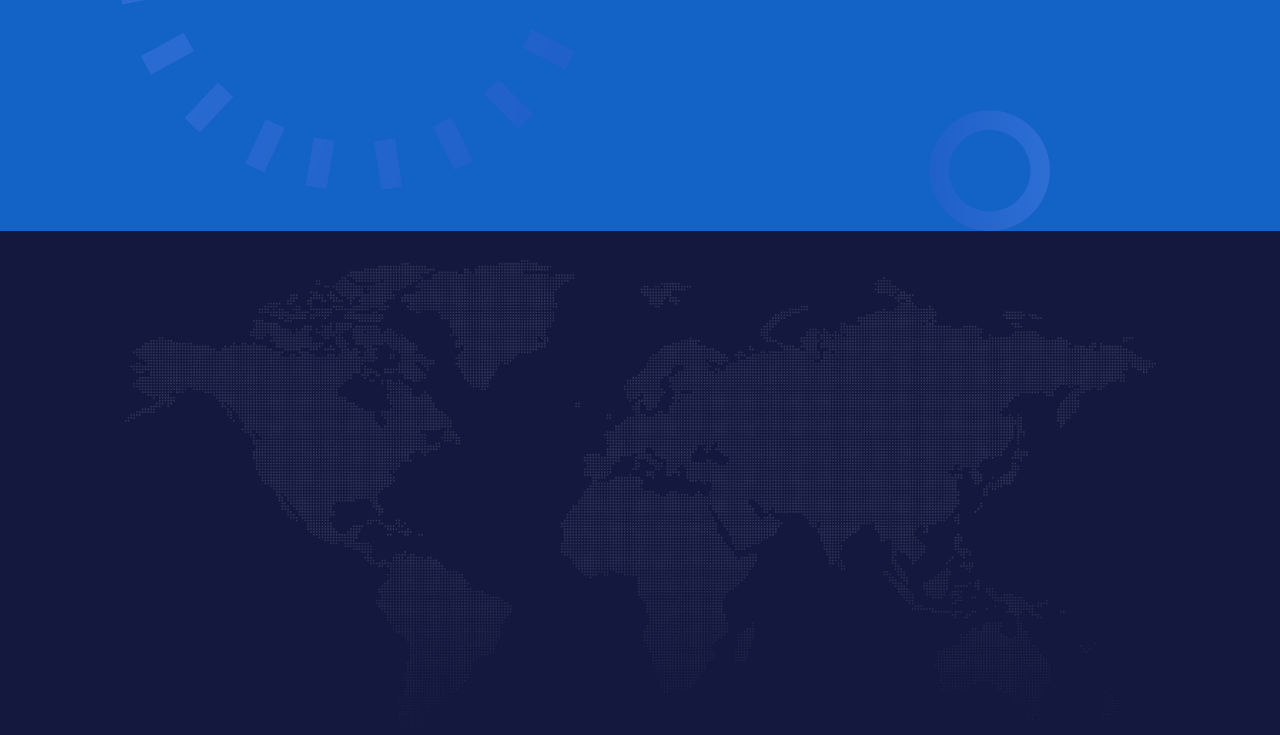
<file: about.html>
<!DOCTYPE html>
<html lang="en">
  <head>
    <meta charset="utf-8" />
    <title>About | AI.Tech</title>
    <meta content="width=device-width, initial-scale=1.0" name="viewport" />
    <meta content="" name="keywords" />
    <meta content="" name="description" />

    <!-- Favicon -->
    <link href="img/project-3.jpg" rel="icon" />

    <!-- Google Web Fonts -->
    <link rel="preconnect" href="https://fonts.googleapis.com" />
    <link rel="preconnect" href="https://fonts.gstatic.com" crossorigin />
    <link
      href="https://fonts.googleapis.com/css2?family=Open+Sans:wght@400;600&family=Ubuntu:wght@500;700&display=swap"
      rel="stylesheet"
    />

    <!-- Icon Font Stylesheet -->
    <link
      href="https://cdnjs.cloudflare.com/ajax/libs/font-awesome/5.10.0/css/all.min.css"
      rel="stylesheet"
    />
    <link
      href="https://cdn.jsdelivr.net/npm/bootstrap-icons@1.4.1/font/bootstrap-icons.css"
      rel="stylesheet"
    />

    <!-- Libraries Stylesheet -->
    <link href="lib/animate/animate.min.css" rel="stylesheet" />
    <link href="lib/owlcarousel/assets/owl.carousel.min.css" rel="stylesheet" />

    <!-- Customized Bootstrap Stylesheet -->
    <link href="css/bootstrap.min.css" rel="stylesheet" />

    <!-- Template Stylesheet -->
    <link href="css/style.css" rel="stylesheet" />
  </head>

  <body>
    <!-- Spinner Start -->
    <div
      id="spinner"
      class="show bg-white position-fixed translate-middle w-100 vh-100 top-50 start-50 d-flex align-items-center justify-content-center"
    >
      <div
        class="spinner-grow text-primary"
        style="width: 3rem; height: 3rem"
        role="status"
      >
        <span class="sr-only">Loading...</span>
      </div>
    </div>
    <!-- Spinner End -->

    <!-- Navbar Start -->
    <div class="container-fluid sticky-top">
      <div class="container">
        <nav class="navbar navbar-expand-lg navbar-dark p-0">
          <a href="index.html" class="navbar-brand">
            <h1 class="text-white">AI<span class="text-dark">.</span>Tech</h1>
          </a>
          <button
            type="button"
            class="navbar-toggler ms-auto me-0"
            data-bs-toggle="collapse"
            data-bs-target="#navbarCollapse"
          >
            <span class="navbar-toggler-icon"></span>
          </button>
          <div class="collapse navbar-collapse" id="navbarCollapse">
            <div class="navbar-nav ms-auto">
              <a href="index.html" class="nav-item nav-link">Home</a>
              <a href="about.html" class="nav-item nav-link active">About</a>
              <a href="service.html" class="nav-item nav-link">Services</a>
              <a href="project.html" class="nav-item nav-link">Projects</a>
              <div class="nav-item dropdown">
                <a
                  href="#"
                  class="nav-link dropdown-toggle"
                  data-bs-toggle="dropdown"
                  >Pages</a
                >
                <div class="dropdown-menu bg-light mt-2">
                  <a href="feature.html" class="dropdown-item">Features</a>
                  <a href="team.html" class="dropdown-item">Our Team</a>
                  <a href="faq.html" class="dropdown-item">FAQs</a>
                </div>
              </div>
              <a href="contact.html" class="nav-item nav-link">Contact</a>
            </div>
            <butaton
              type="button"
              class="btn text-white p-0 d-none d-lg-block"
              data-bs-toggle="modal"
              data-bs-target="#searchModal"
              ><i class="fa fa-search"></i
            ></butaton>
          </div>
        </nav>
      </div>
    </div>
    <!-- Navbar End -->
    <!-- Hero Start -->
    <div class="container-fluid pt-5 bg-primary hero-header">
      <div class="container pt-5">
        <div class="row g-5 pt-5">
          <div
            class="col-lg-6 align-self-center text-center text-lg-start mb-lg-5"
          >
            <h1 class="display-4 text-white mb-4 animated slideInRight">
              About Us
            </h1>
            <nav aria-label="breadcrumb">
              <ol
                class="breadcrumb justify-content-center justify-content-lg-start mb-0"
              >
                <li class="breadcrumb-item">
                  <a class="text-white" href="#">Home</a>
                </li>
                <li class="breadcrumb-item">
                  <a class="text-white" href="#">Pages</a>
                </li>
                <li
                  class="breadcrumb-item text-white active"
                  aria-current="page"
                >
                  About Us
                </li>
              </ol>
            </nav>
          </div>
          <div class="col-lg-6 align-self-end text-center text-lg-end">
            <img
              class="img-fluid"
              src="img/hero-img.png"
              alt=""
              style="max-height: 300px"
            />
          </div>
        </div>
      </div>
    </div>
    <!-- Hero End -->

    <!-- Full Screen Search Start -->
    <div class="modal fade" id="searchModal" tabindex="-1">
      <div class="modal-dialog modal-fullscreen">
        <div class="modal-content" style="background: rgba(20, 24, 62, 0.7)">
          <div class="modal-header border-0">
            <button
              type="button"
              class="btn btn-square bg-white btn-close"
              data-bs-dismiss="modal"
              aria-label="Close"
            ></button>
          </div>
          <div
            class="modal-body d-flex align-items-center justify-content-center"
          >
            <div class="input-group" style="max-width: 600px">
              <input
                type="text"
                class="form-control bg-transparent border-light p-3"
                placeholder="Type search keyword"
              />
              <button class="btn btn-light px-4">
                <i class="bi bi-search"></i>
              </button>
            </div>
          </div>
        </div>
      </div>
    </div>
    <!-- Full Screen Search End -->

    <!-- About Us Section Start -->
    <div class="container-fluid py-5">
      <div class="container">
        <div class="row g-5 align-items-center">
          <!-- About Image -->
          <div class="col-lg-6 wow fadeIn" data-wow-delay="0.1s">
            <div class="about-img">
              <img
                class="img-fluid"
                src="img/about-img.jpg"
                alt="About Our Company"
              />
            </div>
          </div>
          <!-- About Text and Social Media Links -->
          <div class="col-lg-6 wow fadeIn" data-wow-delay="0.5s">
            <div class="btn btn-sm border rounded-pill text-primary px-3 mb-3">
              About Us
            </div>
            <h1 class="mb-4">Empowering Your Business with Cutting-Edge AI</h1>
            <p class="mb-4">
              At AI.Tech, we specialize in delivering state-of-the-art AI
              solutions that help streamline operations, enhance
              decision-making, and drive business success. Our innovative
              technologies are designed to meet the evolving demands of today’s
              fast-paced markets.
            </p>
            <p class="mb-4">
              With a team of award-winning professionals and 24/7 support, we
              ensure that your business is always equipped to tackle new
              challenges with AI-driven precision.
            </p>
            <div class="row g-3">
              <div class="col-sm-6">
                <h6 class="mb-3">
                  <i class="fa fa-check text-primary me-2"></i>Industry-Leading
                  Expertise
                </h6>
                <h6 class="mb-0">
                  <i class="fa fa-check text-primary me-2"></i>Professional Team
                </h6>
              </div>
              <div class="col-sm-6">
                <h6 class="mb-3">
                  <i class="fa fa-check text-primary me-2"></i>24/7 Support
                </h6>
                <h6 class="mb-0">
                  <i class="fa fa-check text-primary me-2"></i>Competitive
                  Pricing
                </h6>
              </div>
            </div>
            <div class="d-flex align-items-center mt-4">
              <a
                class="btn btn-primary rounded-pill px-4 me-3"
                href="about.html"
              >
                Learn More
              </a>
              <a
                class="btn btn-outline-primary btn-square me-3"
                href="#"
                aria-label="Facebook"
              >
                <i class="fab fa-facebook-f"></i>
              </a>
              <a
                class="btn btn-outline-primary btn-square me-3"
                href="#"
                aria-label="Twitter"
              >
                <i class="fab fa-twitter"></i>
              </a>
              <a
                class="btn btn-outline-primary btn-square me-3"
                href="#"
                aria-label="Instagram"
              >
                <i class="fab fa-instagram"></i>
              </a>
              <a
                class="btn btn-outline-primary btn-square"
                href="#"
                aria-label="LinkedIn"
              >
                <i class="fab fa-linkedin-in"></i>
              </a>
            </div>
          </div>
        </div>
      </div>
    </div>
    <!-- About Us Section End -->

    <!-- Features Section Start -->
    <div class="container-fluid bg-primary feature pt-5">
      <div class="container pt-5">
        <div class="row g-5">
          <div
            class="col-lg-6 align-self-center mb-md-5 pb-md-5 wow fadeIn"
            data-wow-delay="0.3s"
          >
            <div class="btn btn-sm border rounded-pill text-white px-3 mb-3">
              Why Choose Us
            </div>
            <h1 class="text-white mb-4">
              Leading the AI Industry with Over a Decade of Expertise
            </h1>
            <p class="text-light mb-4">
              For over 10 years, we’ve been at the forefront of AI innovation,
              helping businesses harness the power of cutting-edge technologies
              to stay competitive and achieve their goals.
            </p>
            <div class="d-flex align-items-center text-white mb-3">
              <div
                class="btn-sm-square bg-white text-primary rounded-circle me-3"
              >
                <i class="fa fa-check"></i>
              </div>
              <span>Customized solutions tailored to your needs</span>
            </div>
            <div class="d-flex align-items-center text-white mb-3">
              <div
                class="btn-sm-square bg-white text-primary rounded-circle me-3"
              >
                <i class="fa fa-check"></i>
              </div>
              <span>Proven track record in driving business growth</span>
            </div>
            <div class="d-flex align-items-center text-white mb-3">
              <div
                class="btn-sm-square bg-white text-primary rounded-circle me-3"
              >
                <i class="fa fa-check"></i>
              </div>
              <span>Dedicated support and continuous improvement</span>
            </div>
            <div class="row g-4 pt-3">
              <div class="col-sm-6">
                <div
                  class="d-flex rounded p-3"
                  style="background: rgba(256, 256, 256, 0.1)"
                >
                  <i class="fa fa-users fa-3x text-white"></i>
                  <div class="ms-3">
                    <h2 class="text-white mb-0" data-toggle="counter-up">
                      9999
                    </h2>
                    <p class="text-white mb-0">Satisfied Clients</p>
                  </div>
                </div>
              </div>
              <div class="col-sm-6">
                <div
                  class="d-flex rounded p-3"
                  style="background: rgba(256, 256, 256, 0.1)"
                >
                  <i class="fa fa-check fa-3x text-white"></i>
                  <div class="ms-3">
                    <h2 class="text-white mb-0" data-toggle="counter-up">
                      9999
                    </h2>
                    <p class="text-white mb-0">Projects Delivered</p>
                  </div>
                </div>
              </div>
            </div>
          </div>
          <div
            class="col-lg-6 align-self-end text-center text-md-end wow fadeIn"
            data-wow-delay="0.5s"
          >
            <img class="img-fluid" src="img/feature.png" alt="" />
          </div>
        </div>
      </div>
    </div>
    <!-- Features Section End -->

    <!-- Footer Start -->
    <div class="container-fluid bg-dark text-white-50 footer pt-5">
      <div class="container py-5">
        <div class="row g-5">
          <div class="col-md-6 col-lg-3 wow fadeIn" data-wow-delay="0.1s">
            <a href="index.html" class="d-inline-block mb-3">
              <h1 class="text-white">
                AI<span class="text-primary">.</span>Tech
              </h1>
            </a>
            <p class="mb-0">
              We are committed to providing cutting-edge solutions and
              innovative technologies. Our team of experts ensures top-notch
              services to meet your needs and exceed your expectations. Join us
              in our journey to revolutionize the tech industry.
            </p>
          </div>
          <div class="col-md-6 col-lg-3 wow fadeIn" data-wow-delay="0.3s">
            <h5 class="text-white mb-4">Get In Touch</h5>
            <p>
              <i class="fa fa-map-marker-alt me-3"></i>Tech Avenue, London, UK
            </p>
            <p><i class="fa fa-phone-alt me-3"></i>+44 123 456 7890</p>
            <p><i class="fa fa-envelope me-3"></i>info@aitech.co.uk</p>
            <div class="d-flex pt-2">
              <a
                class="btn btn-outline-light btn-social"
                href="https://twitter.com/"
                ><i class="fab fa-twitter"></i
              ></a>
              <a
                class="btn btn-outline-light btn-social"
                href="https://facebook.com/"
                ><i class="fab fa-facebook-f"></i
              ></a>
              <a
                class="btn btn-outline-light btn-social"
                href="https://youtube.com/"
                ><i class="fab fa-youtube"></i
              ></a>
              <a
                class="btn btn-outline-light btn-social"
                href="https://instagram.com/"
                ><i class="fab fa-instagram"></i
              ></a>
              <a
                class="btn btn-outline-light btn-social"
                href="https://linkedin.com/"
                ><i class="fab fa-linkedin-in"></i
              ></a>
            </div>
          </div>
          <div class="col-md-6 col-lg-3 wow fadeIn" data-wow-delay="0.5s">
            <h5 class="text-white mb-4">Popular Links</h5>
            <a class="btn btn-link" href="about.html">About Us</a>
            <a class="btn btn-link" href="contact.html">Contact Us</a>
            <a class="btn btn-link" href="service.html">Services</a>
            <a class="btn btn-link" href="project.html">Projects</a>
            <a class="btn btn-link" href="feature.html">Features</a>
          </div>
          <div class="col-md-6 col-lg-3 wow fadeIn" data-wow-delay="0.7s">
            <h5 class="text-white mb-4">Our Services</h5>
            <p>Robotic Automation</p>
            <p>Machine Learning</p>
            <p>Predictive Analysis</p>
            <p>Data Science</p>
            <p>Robot Technology</p>
          </div>
        </div>
      </div>
      <div class="container wow fadeIn" data-wow-delay="0.1s">
        <div class="copyright">
          <div class="row">
            <div class="col-md-6 text-center text-md-start mb-3 mb-md-0">
              &copy; <a class="border-bottom" href="#">AI Tech</a>, All Right
              Reserved. Designed By
              <a class="border-bottom" href="https://shahzadalihub.netlify.app"
                >SHAHZAD ALI</a
              >
            </div>
            <div class="col-md-6 text-center text-md-end">
              <div class="footer-menu">
                <a href="index.html">Home</a>
                <a href="contact.html">Quries</a>
                <a href="contact.html">Help</a>
                <a href="faqs.html">FAQs</a>
              </div>
            </div>
          </div>
        </div>
      </div>
    </div>
    <!-- Footer End -->

    <!-- Back to Top -->
    <a href="#" class="btn btn-lg btn-primary btn-lg-square back-to-top pt-2"
      ><i class="bi bi-arrow-up"></i
    ></a>

    <!-- JavaScript Libraries -->
    <script src="https://ajax.googleapis.com/ajax/libs/jquery/3.6.1/jquery.min.js"></script>
    <script src="https://cdn.jsdelivr.net/npm/bootstrap@5.0.0/dist/js/bootstrap.bundle.min.js"></script>
    <script src="lib/wow/wow.min.js"></script>
    <script src="lib/easing/easing.min.js"></script>
    <script src="lib/waypoints/waypoints.min.js"></script>
    <script src="lib/counterup/counterup.min.js"></script>
    <script src="lib/owlcarousel/owl.carousel.min.js"></script>

    <!-- Template Javascript -->
    <script src="js/main.js"></script>
  </body>
</html>
</file>
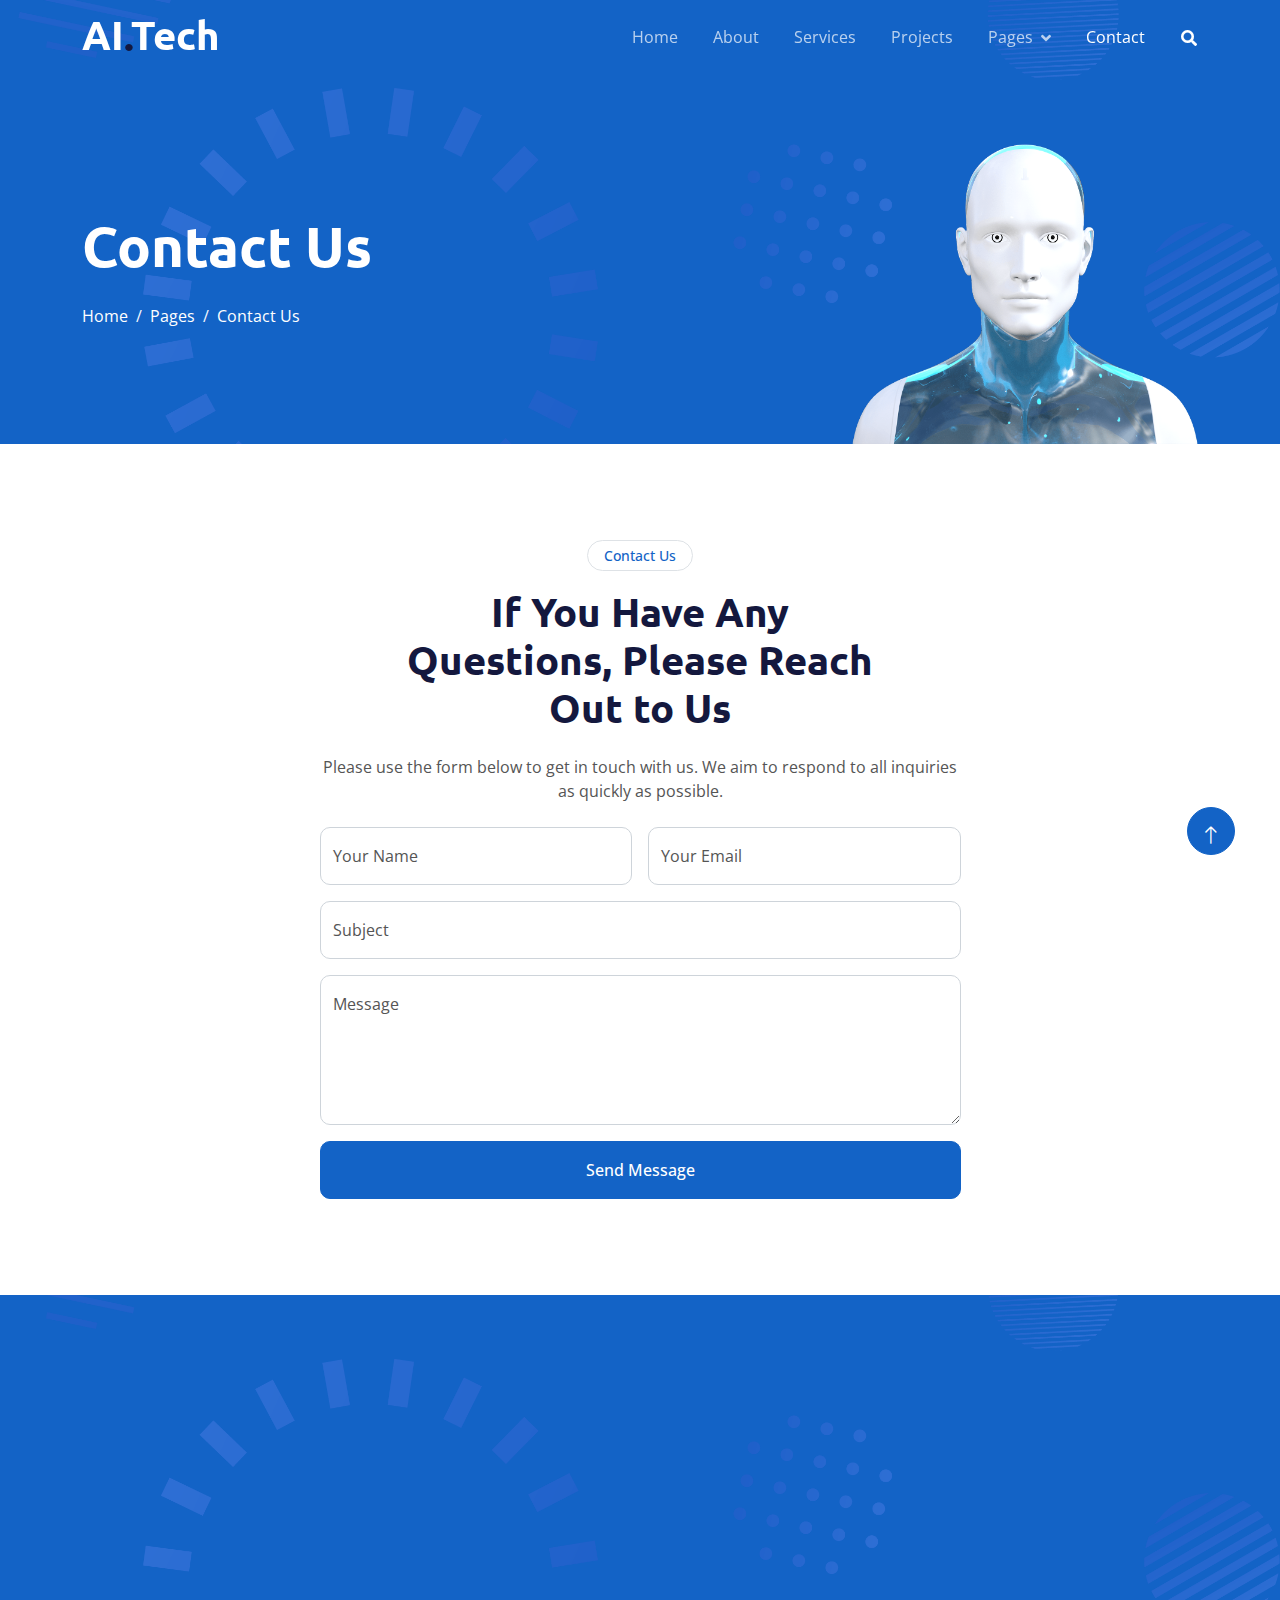
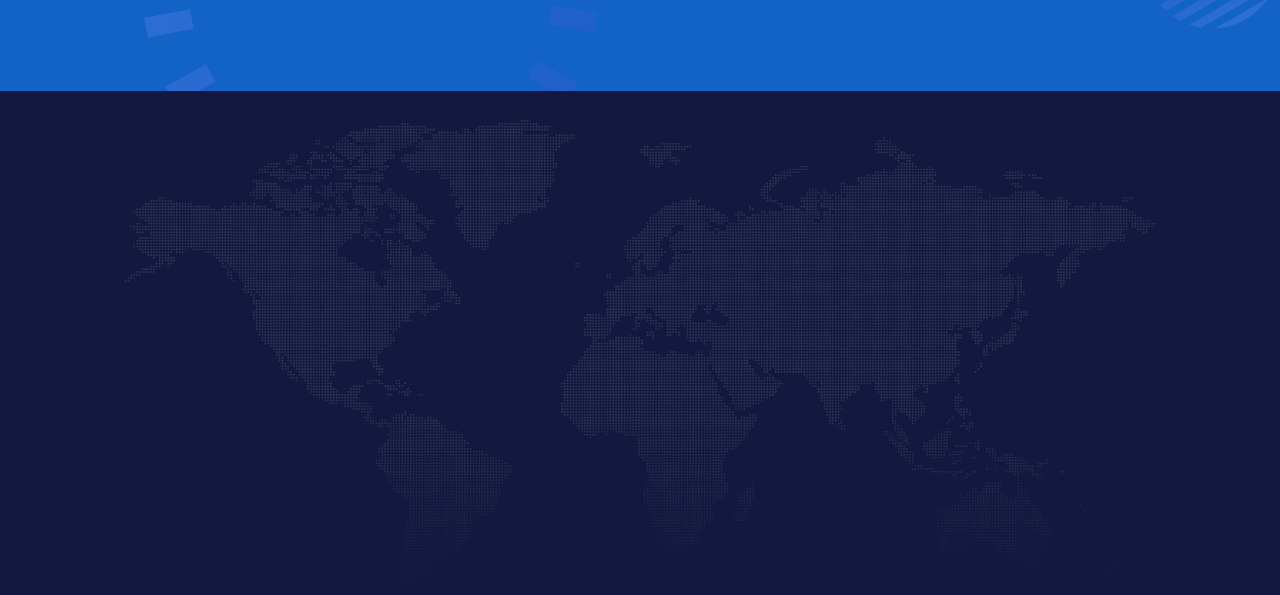
<file: contact.html>
<!DOCTYPE html>
<html lang="en">
  <head>
    <meta charset="utf-8" />
    <title>Contact | AI.Tech</title>
    <meta content="width=device-width, initial-scale=1.0" name="viewport" />
    <meta content="" name="keywords" />
    <meta content="" name="description" />

    <!-- Favicon -->
    <link href="img/project-3.jpg" rel="icon" />

    <!-- Google Web Fonts -->
    <link rel="preconnect" href="https://fonts.googleapis.com" />
    <link rel="preconnect" href="https://fonts.gstatic.com" crossorigin />
    <link
      href="https://fonts.googleapis.com/css2?family=Open+Sans:wght@400;600&family=Ubuntu:wght@500;700&display=swap"
      rel="stylesheet"
    />

    <!-- Icon Font Stylesheet -->
    <link
      href="https://cdnjs.cloudflare.com/ajax/libs/font-awesome/5.10.0/css/all.min.css"
      rel="stylesheet"
    />
    <link
      href="https://cdn.jsdelivr.net/npm/bootstrap-icons@1.4.1/font/bootstrap-icons.css"
      rel="stylesheet"
    />

    <!-- Libraries Stylesheet -->
    <link href="lib/animate/animate.min.css" rel="stylesheet" />
    <link href="lib/owlcarousel/assets/owl.carousel.min.css" rel="stylesheet" />

    <!-- Customized Bootstrap Stylesheet -->
    <link href="css/bootstrap.min.css" rel="stylesheet" />

    <!-- Template Stylesheet -->
    <link href="css/style.css" rel="stylesheet" />
  </head>

  <body>
    <!-- Spinner Start -->
    <div
      id="spinner"
      class="show bg-white position-fixed translate-middle w-100 vh-100 top-50 start-50 d-flex align-items-center justify-content-center"
    >
      <div
        class="spinner-grow text-primary"
        style="width: 3rem; height: 3rem"
        role="status"
      >
        <span class="sr-only">Loading...</span>
      </div>
    </div>
    <!-- Spinner End -->

    <!-- Navbar Start -->
    <div class="container-fluid sticky-top">
      <div class="container">
        <nav class="navbar navbar-expand-lg navbar-dark p-0">
          <a href="index.html" class="navbar-brand">
            <h1 class="text-white">AI<span class="text-dark">.</span>Tech</h1>
          </a>
          <button
            type="button"
            class="navbar-toggler ms-auto me-0"
            data-bs-toggle="collapse"
            data-bs-target="#navbarCollapse"
          >
            <span class="navbar-toggler-icon"></span>
          </button>
          <div class="collapse navbar-collapse" id="navbarCollapse">
            <div class="navbar-nav ms-auto">
              <a href="index.html" class="nav-item nav-link">Home</a>
              <a href="about.html" class="nav-item nav-link">About</a>
              <a href="service.html" class="nav-item nav-link">Services</a>
              <a href="project.html" class="nav-item nav-link">Projects</a>
              <div class="nav-item dropdown">
                <a
                  href="#"
                  class="nav-link dropdown-toggle"
                  data-bs-toggle="dropdown"
                  >Pages</a
                >
                <div class="dropdown-menu bg-light mt-2">
                  <a href="feature.html" class="dropdown-item">Features</a>
                  <a href="team.html" class="dropdown-item">Our Team</a>
                  <a href="faq.html" class="dropdown-item">FAQs</a>
                </div>
              </div>
              <a href="contact.html" class="nav-item nav-link active"
                >Contact</a
              >
            </div>
            <butaton
              type="button"
              class="btn text-white p-0 d-none d-lg-block"
              data-bs-toggle="modal"
              data-bs-target="#searchModal"
              ><i class="fa fa-search"></i
            ></butaton>
          </div>
        </nav>
      </div>
    </div>
    <!-- Navbar End -->

    <!-- Hero Start -->
    <div class="container-fluid pt-5 bg-primary hero-header">
      <div class="container pt-5">
        <div class="row g-5 pt-5">
          <div
            class="col-lg-6 align-self-center text-center text-lg-start mb-lg-5"
          >
            <h1 class="display-4 text-white mb-4 animated slideInRight">
              Contact Us
            </h1>
            <nav aria-label="breadcrumb">
              <ol
                class="breadcrumb justify-content-center justify-content-lg-start mb-0"
              >
                <li class="breadcrumb-item">
                  <a class="text-white" href="#">Home</a>
                </li>
                <li class="breadcrumb-item">
                  <a class="text-white" href="#">Pages</a>
                </li>
                <li
                  class="breadcrumb-item text-white active"
                  aria-current="page"
                >
                  Contact Us
                </li>
              </ol>
            </nav>
          </div>
          <div class="col-lg-6 align-self-end text-center text-lg-end">
            <img
              class="img-fluid"
              src="img/hero-img.png"
              alt=""
              style="max-height: 300px"
            />
          </div>
        </div>
      </div>
    </div>
    <!-- Hero End -->

    <!-- Full Screen Search Start -->
    <div class="modal fade" id="searchModal" tabindex="-1">
      <div class="modal-dialog modal-fullscreen">
        <div class="modal-content" style="background: rgba(20, 24, 62, 0.7)">
          <div class="modal-header border-0">
            <button
              type="button"
              class="btn btn-square bg-white btn-close"
              data-bs-dismiss="modal"
              aria-label="Close"
            ></button>
          </div>
          <div
            class="modal-body d-flex align-items-center justify-content-center"
          >
            <div class="input-group" style="max-width: 600px">
              <input
                type="text"
                class="form-control bg-transparent border-light p-3"
                placeholder="Type search keyword"
              />
              <button class="btn btn-light px-4">
                <i class="bi bi-search"></i>
              </button>
            </div>
          </div>
        </div>
      </div>
    </div>
    <!-- Full Screen Search End -->

    <!-- Contact Start -->
    <div class="container-fluid py-5">
      <div class="container py-5">
        <div
          class="mx-auto text-center wow fadeIn"
          data-wow-delay="0.1s"
          style="max-width: 500px"
        >
          <div class="btn btn-sm border rounded-pill text-primary px-3 mb-3">
            Contact Us
          </div>
          <h1 class="mb-4">
            If You Have Any Questions, Please Reach Out to Us
          </h1>
        </div>
        <div class="row justify-content-center">
          <div class="col-lg-7">
            <p class="text-center mb-4">
              Please use the form below to get in touch with us. We aim to
              respond to all inquiries as quickly as possible.
            </p>
            <div class="wow fadeIn" data-wow-delay="0.3s">
              <form action="your-server-endpoint" method="post">
                <div class="row g-3">
                  <div class="col-md-6">
                    <div class="form-floating">
                      <input
                        type="text"
                        class="form-control"
                        id="name"
                        placeholder="Your Name"
                        required
                      />
                      <label for="name">Your Name</label>
                    </div>
                  </div>
                  <div class="col-md-6">
                    <div class="form-floating">
                      <input
                        type="email"
                        class="form-control"
                        id="email"
                        placeholder="Your Email"
                        required
                      />
                      <label for="email">Your Email</label>
                    </div>
                  </div>
                  <div class="col-12">
                    <div class="form-floating">
                      <input
                        type="text"
                        class="form-control"
                        id="subject"
                        placeholder="Subject"
                        required
                      />
                      <label for="subject">Subject</label>
                    </div>
                  </div>
                  <div class="col-12">
                    <div class="form-floating">
                      <textarea
                        class="form-control"
                        placeholder="Leave a message here"
                        id="message"
                        style="height: 150px"
                        required
                      ></textarea>
                      <label for="message">Message</label>
                    </div>
                  </div>
                  <div class="col-12">
                    <button class="btn btn-primary w-100 py-3" type="submit">
                      Send Message
                    </button>
                  </div>
                </div>
              </form>
            </div>
          </div>
        </div>
      </div>
    </div>
    <!-- Contact End -->

    <!-- Newsletter Start -->
    <div class="container-fluid bg-primary newsletter py-5">
      <div class="container">
        <div class="row g-5 align-items-center">
          <!-- Newsletter Image -->
          <div
            class="col-md-5 ps-lg-0 pt-5 pt-md-0 text-start wow fadeIn"
            data-wow-delay="0.3s"
          >
            <img
              class="img-fluid"
              src="img/newsletter.png"
              alt="Newsletter Image"
            />
          </div>
          <!-- Newsletter Form -->
          <div
            class="col-md-7 py-5 newsletter-text wow fadeIn"
            data-wow-delay="0.5s"
          >
            <div class="btn btn-sm border rounded-pill text-white px-3 mb-3">
              Newsletter
            </div>
            <h1 class="text-white mb-4">Subscribe to Our Newsletter</h1>
            <form id="newsletterForm">
              <div class="position-relative w-100 mt-3 mb-2">
                <input
                  class="form-control border-0 rounded-pill w-100 ps-4 pe-5"
                  type="email"
                  placeholder="Enter Your Email"
                  required
                  style="height: 48px"
                  id="emailInput"
                />
                <button
                  type="submit"
                  class="btn shadow-none position-absolute top-0 end-0 mt-1 me-2"
                >
                  <i class="fa fa-paper-plane text-primary fs-4"></i>
                </button>
              </div>
              <small class="text-white-50">
                Stay updated with the latest trends in AI technology.
              </small>
            </form>
          </div>
        </div>
      </div>
    </div>
    <!-- Newsletter End -->

    <!-- Footer Start -->
    <div class="container-fluid bg-dark text-white-50 footer pt-5">
      <div class="container py-5">
        <div class="row g-5">
          <div class="col-md-6 col-lg-3 wow fadeIn" data-wow-delay="0.1s">
            <a href="index.html" class="d-inline-block mb-3">
              <h1 class="text-white">
                AI<span class="text-primary">.</span>Tech
              </h1>
            </a>
            <p class="mb-0">
              We are committed to providing cutting-edge solutions and
              innovative technologies. Our team of experts ensures top-notch
              services to meet your needs and exceed your expectations. Join us
              in our journey to revolutionize the tech industry.
            </p>
          </div>
          <div class="col-md-6 col-lg-3 wow fadeIn" data-wow-delay="0.3s">
            <h5 class="text-white mb-4">Get In Touch</h5>
            <p>
              <i class="fa fa-map-marker-alt me-3"></i>Tech Avenue, London, UK
            </p>
            <p><i class="fa fa-phone-alt me-3"></i>+44 123 456 7890</p>
            <p><i class="fa fa-envelope me-3"></i>info@aitech.co.uk</p>
            <div class="d-flex pt-2">
              <a
                class="btn btn-outline-light btn-social"
                href="https://twitter.com/"
                ><i class="fab fa-twitter"></i
              ></a>
              <a
                class="btn btn-outline-light btn-social"
                href="https://facebook.com/"
                ><i class="fab fa-facebook-f"></i
              ></a>
              <a
                class="btn btn-outline-light btn-social"
                href="https://youtube.com/"
                ><i class="fab fa-youtube"></i
              ></a>
              <a
                class="btn btn-outline-light btn-social"
                href="https://instagram.com/"
                ><i class="fab fa-instagram"></i
              ></a>
              <a
                class="btn btn-outline-light btn-social"
                href="https://linkedin.com/"
                ><i class="fab fa-linkedin-in"></i
              ></a>
            </div>
          </div>
          <div class="col-md-6 col-lg-3 wow fadeIn" data-wow-delay="0.5s">
            <h5 class="text-white mb-4">Popular Links</h5>
            <a class="btn btn-link" href="about.html">About Us</a>
            <a class="btn btn-link" href="contact.html">Contact Us</a>
            <a class="btn btn-link" href="service.html">Services</a>
            <a class="btn btn-link" href="project.html">Projects</a>
            <a class="btn btn-link" href="feature.html">Features</a>
          </div>
          <div class="col-md-6 col-lg-3 wow fadeIn" data-wow-delay="0.7s">
            <h5 class="text-white mb-4">Our Services</h5>
            <p>Robotic Automation</p>
            <p>Machine Learning</p>
            <p>Predictive Analysis</p>
            <p>Data Science</p>
            <p>Robot Technology</p>
          </div>
        </div>
      </div>
      <div class="container wow fadeIn" data-wow-delay="0.1s">
        <div class="copyright">
          <div class="row">
            <div class="col-md-6 text-center text-md-start mb-3 mb-md-0">
              &copy; <a class="border-bottom" href="#">AI Tech</a>, All Right
              Reserved. Designed By
              <a class="border-bottom" href="https://shahzadalihub.netlify.app"
                >SHAHZAD ALI</a
              >
            </div>
            <div class="col-md-6 text-center text-md-end">
              <div class="footer-menu">
                <a href="index.html">Home</a>
                <a href="contact.html">Quries</a>
                <a href="contact.html">Help</a>
                <a href="faqs.html">FAQs</a>
              </div>
            </div>
          </div>
        </div>
      </div>
    </div>
    <!-- Footer End -->

    <!-- Back to Top -->
    <a href="#" class="btn btn-lg btn-primary btn-lg-square back-to-top pt-2"
      ><i class="bi bi-arrow-up"></i
    ></a>

    <!-- JavaScript Libraries -->
    <script src="https://ajax.googleapis.com/ajax/libs/jquery/3.6.1/jquery.min.js"></script>
    <script src="https://cdn.jsdelivr.net/npm/bootstrap@5.0.0/dist/js/bootstrap.bundle.min.js"></script>
    <script src="lib/wow/wow.min.js"></script>
    <script src="lib/easing/easing.min.js"></script>
    <script src="lib/waypoints/waypoints.min.js"></script>
    <script src="lib/counterup/counterup.min.js"></script>
    <script src="lib/owlcarousel/owl.carousel.min.js"></script>

    <!-- Template Javascript -->
    <script src="js/main.js"></script>
  </body>
</html>
</file>
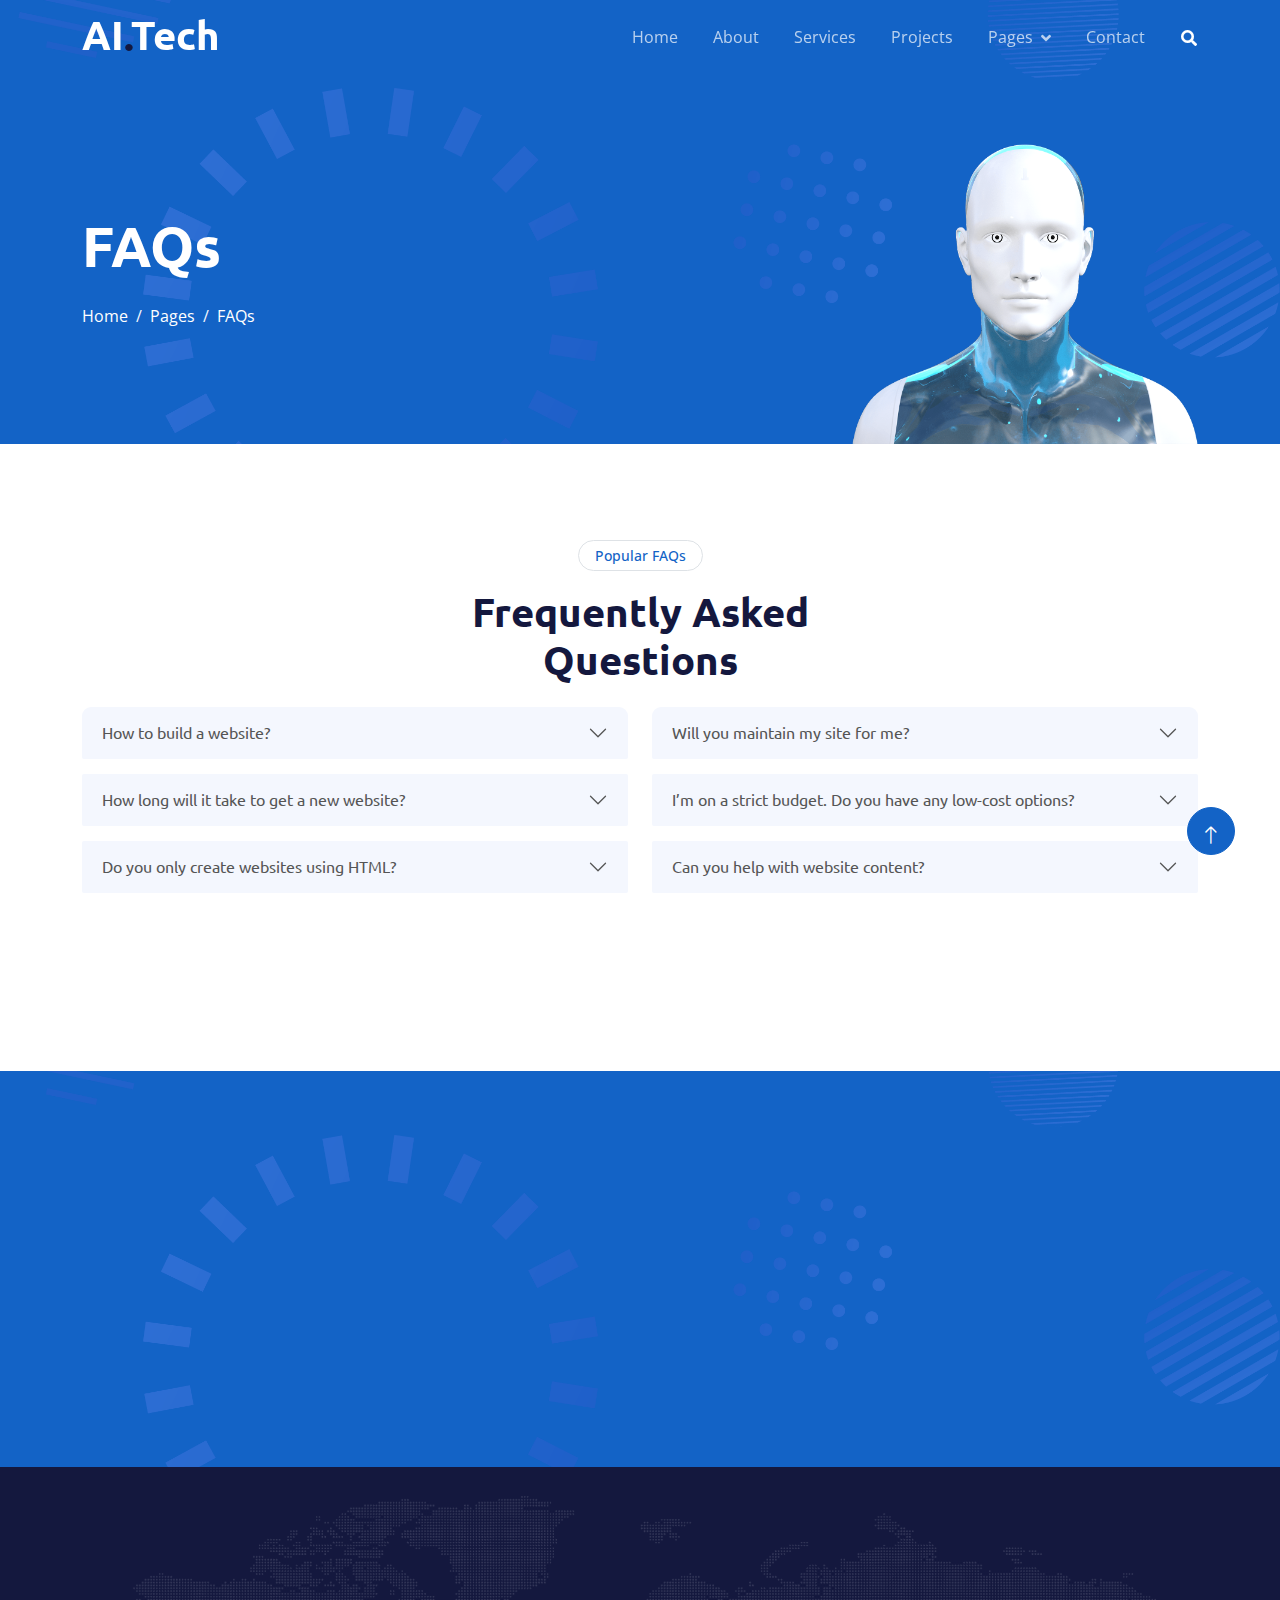
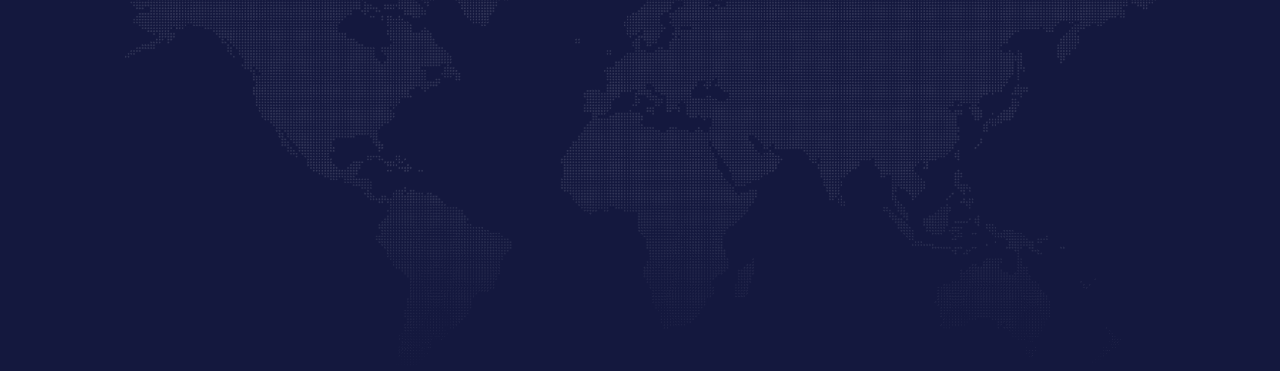
<file: faq.html>
<!DOCTYPE html>
<html lang="en">
  <head>
    <meta charset="utf-8" />
    <title>Faqs | AI.Tech</title>
    <meta content="width=device-width, initial-scale=1.0" name="viewport" />
    <meta content="" name="keywords" />
    <meta content="" name="description" />

    <!-- Favicon -->
    <link href="img/project-3.jpg" rel="icon" />

    <!-- Google Web Fonts -->
    <link rel="preconnect" href="https://fonts.googleapis.com" />
    <link rel="preconnect" href="https://fonts.gstatic.com" crossorigin />
    <link
      href="https://fonts.googleapis.com/css2?family=Open+Sans:wght@400;600&family=Ubuntu:wght@500;700&display=swap"
      rel="stylesheet"
    />

    <!-- Icon Font Stylesheet -->
    <link
      href="https://cdnjs.cloudflare.com/ajax/libs/font-awesome/5.10.0/css/all.min.css"
      rel="stylesheet"
    />
    <link
      href="https://cdn.jsdelivr.net/npm/bootstrap-icons@1.4.1/font/bootstrap-icons.css"
      rel="stylesheet"
    />

    <!-- Libraries Stylesheet -->
    <link href="lib/animate/animate.min.css" rel="stylesheet" />
    <link href="lib/owlcarousel/assets/owl.carousel.min.css" rel="stylesheet" />

    <!-- Customized Bootstrap Stylesheet -->
    <link href="css/bootstrap.min.css" rel="stylesheet" />

    <!-- Template Stylesheet -->
    <link href="css/style.css" rel="stylesheet" />
  </head>

  <body>
    <!-- Spinner Start -->
    <div
      id="spinner"
      class="show bg-white position-fixed translate-middle w-100 vh-100 top-50 start-50 d-flex align-items-center justify-content-center"
    >
      <div
        class="spinner-grow text-primary"
        style="width: 3rem; height: 3rem"
        role="status"
      >
        <span class="sr-only">Loading...</span>
      </div>
    </div>
    <!-- Spinner End -->

    <!-- Navbar Start -->
    <div class="container-fluid sticky-top">
      <div class="container">
        <nav class="navbar navbar-expand-lg navbar-dark p-0">
          <a href="index.html" class="navbar-brand">
            <h1 class="text-white">AI<span class="text-dark">.</span>Tech</h1>
          </a>
          <button
            type="button"
            class="navbar-toggler ms-auto me-0"
            data-bs-toggle="collapse"
            data-bs-target="#navbarCollapse"
          >
            <span class="navbar-toggler-icon"></span>
          </button>
          <div class="collapse navbar-collapse" id="navbarCollapse">
            <div class="navbar-nav ms-auto">
              <a href="index.html" class="nav-item nav-link">Home</a>
              <a href="about.html" class="nav-item nav-link">About</a>
              <a href="service.html" class="nav-item nav-link">Services</a>
              <a href="project.html" class="nav-item nav-link">Projects</a>
              <div class="nav-item dropdown">
                <a
                  href="#"
                  class="nav-link dropdown-toggle"
                  data-bs-toggle="dropdown"
                  >Pages</a
                >
                <div class="dropdown-menu bg-light mt-2">
                  <a href="feature.html" class="dropdown-item">Features</a>
                  <a href="team.html" class="dropdown-item">Our Team</a>
                  <a href="faq.html" class="dropdown-item active">FAQs</a>
                </div>
              </div>
              <a href="contact.html" class="nav-item nav-link">Contact</a>
            </div>
            <butaton
              type="button"
              class="btn text-white p-0 d-none d-lg-block"
              data-bs-toggle="modal"
              data-bs-target="#searchModal"
              ><i class="fa fa-search"></i
            ></butaton>
          </div>
        </nav>
      </div>
    </div>
    <!-- Navbar End -->

    <!-- Hero Start -->
    <div class="container-fluid pt-5 bg-primary hero-header">
      <div class="container pt-5">
        <div class="row g-5 pt-5">
          <div
            class="col-lg-6 align-self-center text-center text-lg-start mb-lg-5"
          >
            <h1 class="display-4 text-white mb-4 animated slideInRight">
              FAQs
            </h1>
            <nav aria-label="breadcrumb">
              <ol
                class="breadcrumb justify-content-center justify-content-lg-start mb-0"
              >
                <li class="breadcrumb-item">
                  <a class="text-white" href="#">Home</a>
                </li>
                <li class="breadcrumb-item">
                  <a class="text-white" href="#">Pages</a>
                </li>
                <li
                  class="breadcrumb-item text-white active"
                  aria-current="page"
                >
                  FAQs
                </li>
              </ol>
            </nav>
          </div>
          <div class="col-lg-6 align-self-end text-center text-lg-end">
            <img
              class="img-fluid"
              src="img/hero-img.png"
              alt=""
              style="max-height: 300px"
            />
          </div>
        </div>
      </div>
    </div>
    <!-- Hero End -->

    <!-- Full Screen Search Start -->
    <div class="modal fade" id="searchModal" tabindex="-1">
      <div class="modal-dialog modal-fullscreen">
        <div class="modal-content" style="background: rgba(20, 24, 62, 0.7)">
          <div class="modal-header border-0">
            <button
              type="button"
              class="btn btn-square bg-white btn-close"
              data-bs-dismiss="modal"
              aria-label="Close"
            ></button>
          </div>
          <div
            class="modal-body d-flex align-items-center justify-content-center"
          >
            <div class="input-group" style="max-width: 600px">
              <input
                type="text"
                class="form-control bg-transparent border-light p-3"
                placeholder="Type search keyword"
              />
              <button class="btn btn-light px-4">
                <i class="bi bi-search"></i>
              </button>
            </div>
          </div>
        </div>
      </div>
    </div>
    <!-- Full Screen Search End -->

    <!-- FAQs Start -->
    <div class="container-fluid py-5">
      <div class="container py-5">
        <div
          class="mx-auto text-center wow fadeIn"
          data-wow-delay="0.1s"
          style="max-width: 500px"
        >
          <div class="btn btn-sm border rounded-pill text-primary px-3 mb-3">
            Popular FAQs
          </div>
          <h1 class="mb-4">Frequently Asked Questions</h1>
        </div>
        <div class="row">
          <div class="col-lg-6">
            <div class="accordion" id="accordionFAQ1">
              <div class="accordion-item wow fadeIn" data-wow-delay="0.1s">
                <h2 class="accordion-header" id="headingOne">
                  <button
                    class="accordion-button collapsed"
                    type="button"
                    data-bs-toggle="collapse"
                    data-bs-target="#collapseOne"
                    aria-expanded="false"
                    aria-controls="collapseOne"
                  >
                    How to build a website?
                  </button>
                </h2>
                <div
                  id="collapseOne"
                  class="accordion-collapse collapse"
                  aria-labelledby="headingOne"
                  data-bs-parent="#accordionFAQ1"
                >
                  <div class="accordion-body">
                    Building a website involves several steps: planning,
                    designing, coding, testing, and deploying. Start by defining
                    the purpose and goals of your site. Create a wireframe or
                    mockup for the design. Use HTML, CSS, and JavaScript for
                    development, and test the site thoroughly across different
                    devices and browsers before going live.
                  </div>
                </div>
              </div>
              <div class="accordion-item wow fadeIn" data-wow-delay="0.2s">
                <h2 class="accordion-header" id="headingTwo">
                  <button
                    class="accordion-button collapsed"
                    type="button"
                    data-bs-toggle="collapse"
                    data-bs-target="#collapseTwo"
                    aria-expanded="false"
                    aria-controls="collapseTwo"
                  >
                    How long will it take to get a new website?
                  </button>
                </h2>
                <div
                  id="collapseTwo"
                  class="accordion-collapse collapse"
                  aria-labelledby="headingTwo"
                  data-bs-parent="#accordionFAQ1"
                >
                  <div class="accordion-body">
                    The time required to build a new website can vary depending
                    on its complexity and features. A basic website might take a
                    few weeks, while a more complex site with custom
                    functionalities could take several months. Factors such as
                    client feedback and content readiness also impact the
                    timeline.
                  </div>
                </div>
              </div>
              <div class="accordion-item wow fadeIn" data-wow-delay="0.3s">
                <h2 class="accordion-header" id="headingThree">
                  <button
                    class="accordion-button collapsed"
                    type="button"
                    data-bs-toggle="collapse"
                    data-bs-target="#collapseThree"
                    aria-expanded="false"
                    aria-controls="collapseThree"
                  >
                    Do you only create websites using HTML?
                  </button>
                </h2>
                <div
                  id="collapseThree"
                  class="accordion-collapse collapse"
                  aria-labelledby="headingThree"
                  data-bs-parent="#accordionFAQ1"
                >
                  <div class="accordion-body">
                    No, we create websites using a variety of technologies.
                    While HTML is the foundation, we also use CSS for styling,
                    JavaScript for interactivity, and various frameworks and
                    content management systems (CMS) based on the client's needs
                    and preferences.
                  </div>
                </div>
              </div>
              <div class="accordion-item wow fadeIn" data-wow-delay="0.4s">
                <h2 class="accordion-header" id="headingFour">
                  <button
                    class="accordion-button collapsed"
                    type="button"
                    data-bs-toggle="collapse"
                    data-bs-target="#collapseFour"
                    aria-expanded="false"
                    aria-controls="collapseFour"
                  >
                    Will my website be mobile-friendly?
                  </button>
                </h2>
                <div
                  id="collapseFour"
                  class="accordion-collapse collapse"
                  aria-labelledby="headingFour"
                  data-bs-parent="#accordionFAQ1"
                >
                  <div class="accordion-body">
                    Yes, all our websites are designed to be mobile-friendly. We
                    use responsive design techniques to ensure that your site
                    looks and functions well on a variety of devices, including
                    smartphones and tablets.
                  </div>
                </div>
              </div>
            </div>
          </div>
          <div class="col-lg-6">
            <div class="accordion" id="accordionFAQ2">
              <div class="accordion-item wow fadeIn" data-wow-delay="0.5s">
                <h2 class="accordion-header" id="headingFive">
                  <button
                    class="accordion-button collapsed"
                    type="button"
                    data-bs-toggle="collapse"
                    data-bs-target="#collapseFive"
                    aria-expanded="false"
                    aria-controls="collapseFive"
                  >
                    Will you maintain my site for me?
                  </button>
                </h2>
                <div
                  id="collapseFive"
                  class="accordion-collapse collapse"
                  aria-labelledby="headingFive"
                  data-bs-parent="#accordionFAQ2"
                >
                  <div class="accordion-body">
                    Yes, we offer website maintenance services. This includes
                    regular updates, security checks, and troubleshooting to
                    ensure that your site remains functional and up-to-date.
                  </div>
                </div>
              </div>
              <div class="accordion-item wow fadeIn" data-wow-delay="0.6s">
                <h2 class="accordion-header" id="headingSix">
                  <button
                    class="accordion-button collapsed"
                    type="button"
                    data-bs-toggle="collapse"
                    data-bs-target="#collapseSix"
                    aria-expanded="false"
                    aria-controls="collapseSix"
                  >
                    I’m on a strict budget. Do you have any low-cost options?
                  </button>
                </h2>
                <div
                  id="collapseSix"
                  class="accordion-collapse collapse"
                  aria-labelledby="headingSix"
                  data-bs-parent="#accordionFAQ2"
                >
                  <div class="accordion-body">
                    Yes, we offer several cost-effective options. We can work
                    with you to create a website that fits within your budget,
                    including using pre-built templates and focusing on
                    essential features to keep costs down.
                  </div>
                </div>
              </div>
              <div class="accordion-item wow fadeIn" data-wow-delay="0.7s">
                <h2 class="accordion-header" id="headingSeven">
                  <button
                    class="accordion-button collapsed"
                    type="button"
                    data-bs-toggle="collapse"
                    data-bs-target="#collapseSeven"
                    aria-expanded="false"
                    aria-controls="collapseSeven"
                  >
                    Can you help with website content?
                  </button>
                </h2>
                <div
                  id="collapseSeven"
                  class="accordion-collapse collapse"
                  aria-labelledby="headingSeven"
                  data-bs-parent="#accordionFAQ2"
                >
                  <div class="accordion-body">
                    Absolutely! We can assist with content creation, including
                    writing and editing text, sourcing images, and ensuring that
                    your content is optimized for search engines.
                  </div>
                </div>
              </div>
              <div class="accordion-item wow fadeIn" data-wow-delay="0.8s">
                <h2 class="accordion-header" id="headingEight">
                  <button
                    class="accordion-button collapsed"
                    type="button"
                    data-bs-toggle="collapse"
                    data-bs-target="#collapseEight"
                    aria-expanded="false"
                    aria-controls="collapseEight"
                  >
                    How do I get started?
                  </button>
                </h2>
                <div
                  id="collapseEight"
                  class="accordion-collapse collapse"
                  aria-labelledby="headingEight"
                  data-bs-parent="#accordionFAQ2"
                >
                  <div class="accordion-body">
                    Getting started is easy! Contact us to schedule a
                    consultation where we can discuss your needs and goals.
                    We'll then provide you with a proposal and timeline for your
                    project.
                  </div>
                </div>
              </div>
            </div>
          </div>
        </div>
      </div>
    </div>
    <!-- FAQs End -->

    <!-- Newsletter Start -->
    <div class="container-fluid bg-primary newsletter py-5">
      <div class="container">
        <div class="row g-5 align-items-center">
          <!-- Newsletter Image -->
          <div
            class="col-md-5 ps-lg-0 pt-5 pt-md-0 text-start wow fadeIn"
            data-wow-delay="0.3s"
          >
            <img
              class="img-fluid"
              src="img/newsletter.png"
              alt="Newsletter Image"
            />
          </div>
          <!-- Newsletter Form -->
          <div
            class="col-md-7 py-5 newsletter-text wow fadeIn"
            data-wow-delay="0.5s"
          >
            <div class="btn btn-sm border rounded-pill text-white px-3 mb-3">
              Newsletter
            </div>
            <h1 class="text-white mb-4">Subscribe to Our Newsletter</h1>
            <form id="newsletterForm">
              <div class="position-relative w-100 mt-3 mb-2">
                <input
                  class="form-control border-0 rounded-pill w-100 ps-4 pe-5"
                  type="email"
                  placeholder="Enter Your Email"
                  required
                  style="height: 48px"
                  id="emailInput"
                />
                <button
                  type="submit"
                  class="btn shadow-none position-absolute top-0 end-0 mt-1 me-2"
                >
                  <i class="fa fa-paper-plane text-primary fs-4"></i>
                </button>
              </div>
              <small class="text-white-50">
                Stay updated with the latest trends in AI technology.
              </small>
            </form>
          </div>
        </div>
      </div>
    </div>
    <!-- Newsletter End -->

    <!-- Footer Start -->
    <div class="container-fluid bg-dark text-white-50 footer pt-5">
      <div class="container py-5">
        <div class="row g-5">
          <div class="col-md-6 col-lg-3 wow fadeIn" data-wow-delay="0.1s">
            <a href="index.html" class="d-inline-block mb-3">
              <h1 class="text-white">
                AI<span class="text-primary">.</span>Tech
              </h1>
            </a>
            <p class="mb-0">
              We are committed to providing cutting-edge solutions and
              innovative technologies. Our team of experts ensures top-notch
              services to meet your needs and exceed your expectations. Join us
              in our journey to revolutionize the tech industry.
            </p>
          </div>
          <div class="col-md-6 col-lg-3 wow fadeIn" data-wow-delay="0.3s">
            <h5 class="text-white mb-4">Get In Touch</h5>
            <p>
              <i class="fa fa-map-marker-alt me-3"></i>Tech Avenue, London, UK
            </p>
            <p><i class="fa fa-phone-alt me-3"></i>+44 123 456 7890</p>
            <p><i class="fa fa-envelope me-3"></i>info@aitech.co.uk</p>
            <div class="d-flex pt-2">
              <a
                class="btn btn-outline-light btn-social"
                href="https://twitter.com/"
                ><i class="fab fa-twitter"></i
              ></a>
              <a
                class="btn btn-outline-light btn-social"
                href="https://facebook.com/"
                ><i class="fab fa-facebook-f"></i
              ></a>
              <a
                class="btn btn-outline-light btn-social"
                href="https://youtube.com/"
                ><i class="fab fa-youtube"></i
              ></a>
              <a
                class="btn btn-outline-light btn-social"
                href="https://instagram.com/"
                ><i class="fab fa-instagram"></i
              ></a>
              <a
                class="btn btn-outline-light btn-social"
                href="https://linkedin.com/"
                ><i class="fab fa-linkedin-in"></i
              ></a>
            </div>
          </div>
          <div class="col-md-6 col-lg-3 wow fadeIn" data-wow-delay="0.5s">
            <h5 class="text-white mb-4">Popular Links</h5>
            <a class="btn btn-link" href="about.html">About Us</a>
            <a class="btn btn-link" href="contact.html">Contact Us</a>
            <a class="btn btn-link" href="service.html">Services</a>
            <a class="btn btn-link" href="project.html">Projects</a>
            <a class="btn btn-link" href="feature.html">Features</a>
          </div>
          <div class="col-md-6 col-lg-3 wow fadeIn" data-wow-delay="0.7s">
            <h5 class="text-white mb-4">Our Services</h5>
            <p>Robotic Automation</p>
            <p>Machine Learning</p>
            <p>Predictive Analysis</p>
            <p>Data Science</p>
            <p>Robot Technology</p>
          </div>
        </div>
      </div>
      <div class="container wow fadeIn" data-wow-delay="0.1s">
        <div class="copyright">
          <div class="row">
            <div class="col-md-6 text-center text-md-start mb-3 mb-md-0">
              &copy; <a class="border-bottom" href="#">AI Tech</a>, All Right
              Reserved. Designed By
              <a class="border-bottom" href="https://shahzadalihub.netlify.app"
                >SHAHZAD ALI</a
              >
            </div>
            <div class="col-md-6 text-center text-md-end">
              <div class="footer-menu">
                <a href="index.html">Home</a>
                <a href="contact.html">Quries</a>
                <a href="contact.html">Help</a>
                <a href="faqs.html">FAQs</a>
              </div>
            </div>
          </div>
        </div>
      </div>
    </div>
    <!-- Footer End -->

    <!-- Back to Top -->
    <a href="#" class="btn btn-lg btn-primary btn-lg-square back-to-top pt-2"
      ><i class="bi bi-arrow-up"></i
    ></a>

    <!-- JavaScript Libraries -->
    <script src="https://ajax.googleapis.com/ajax/libs/jquery/3.6.1/jquery.min.js"></script>
    <script src="https://cdn.jsdelivr.net/npm/bootstrap@5.0.0/dist/js/bootstrap.bundle.min.js"></script>
    <script src="lib/wow/wow.min.js"></script>
    <script src="lib/easing/easing.min.js"></script>
    <script src="lib/waypoints/waypoints.min.js"></script>
    <script src="lib/counterup/counterup.min.js"></script>
    <script src="lib/owlcarousel/owl.carousel.min.js"></script>

    <!-- Template Javascript -->
    <script src="js/main.js"></script>
  </body>
</html>
</file>
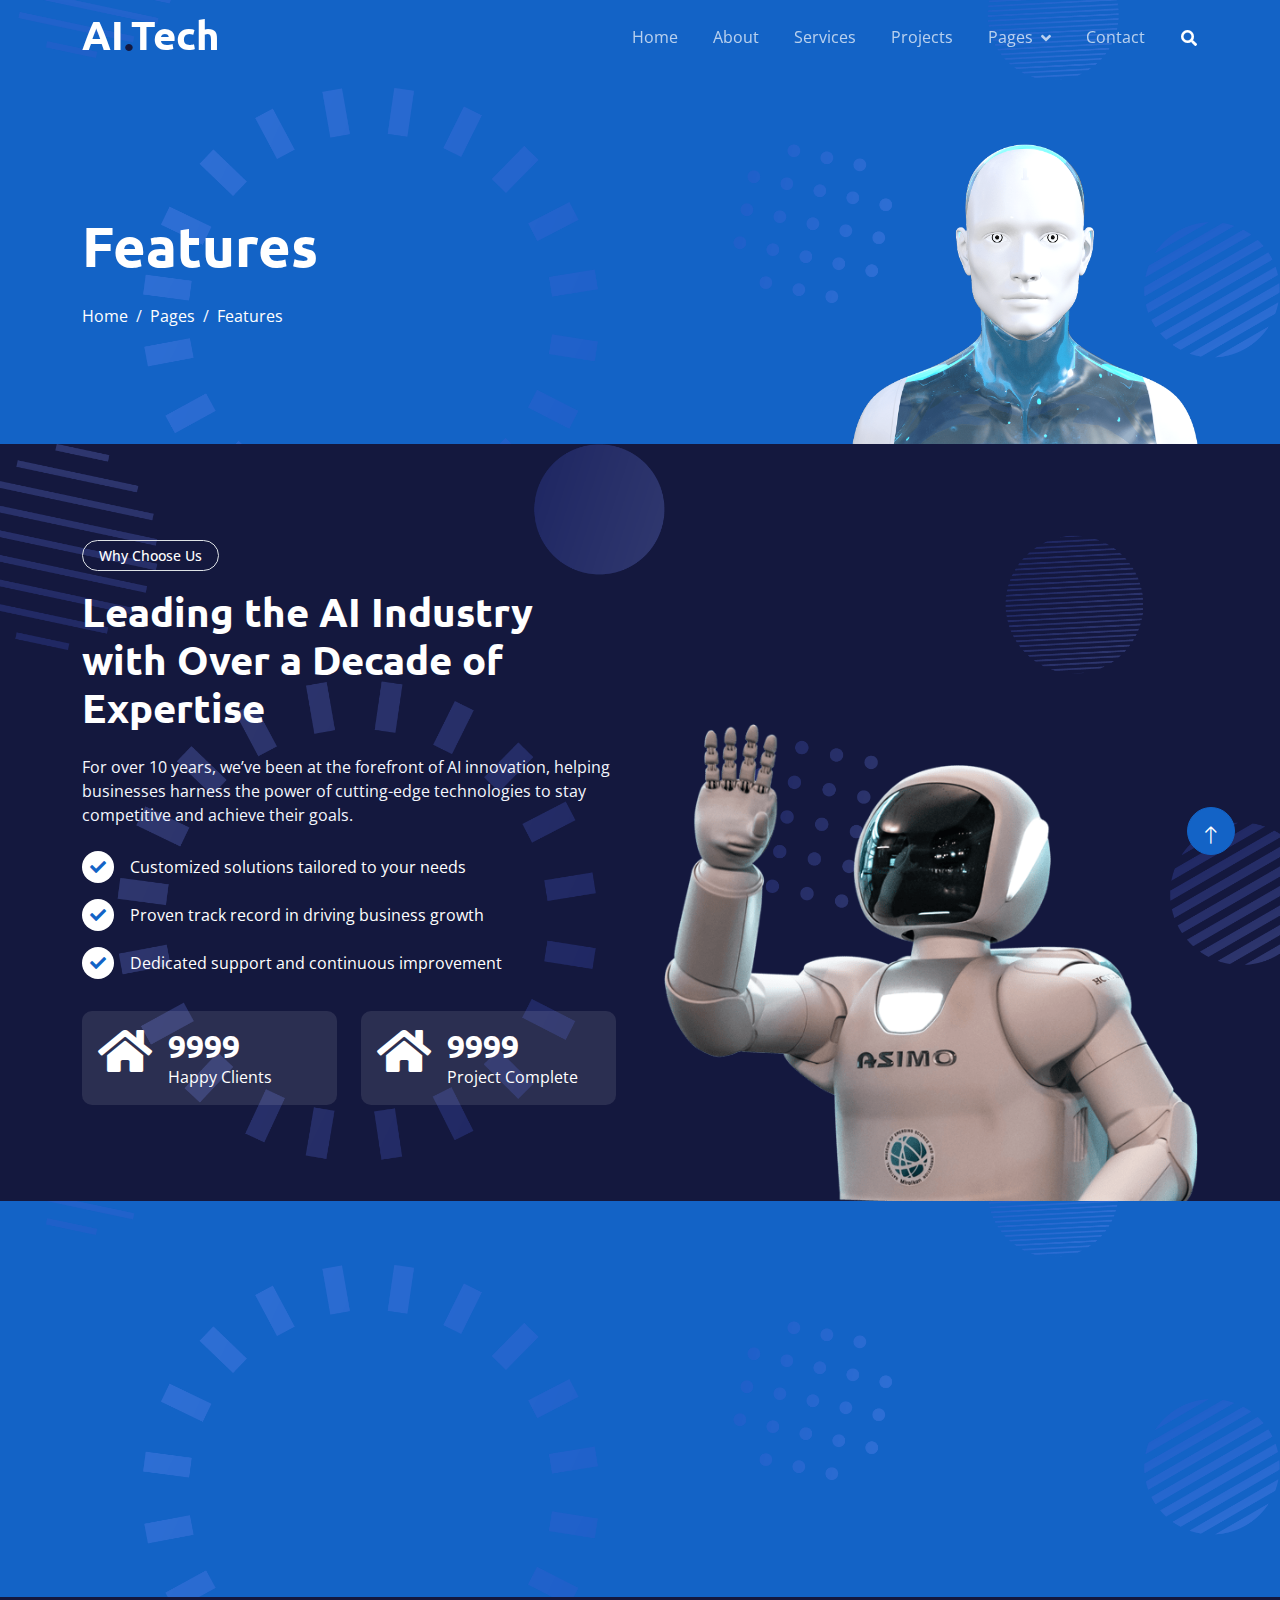
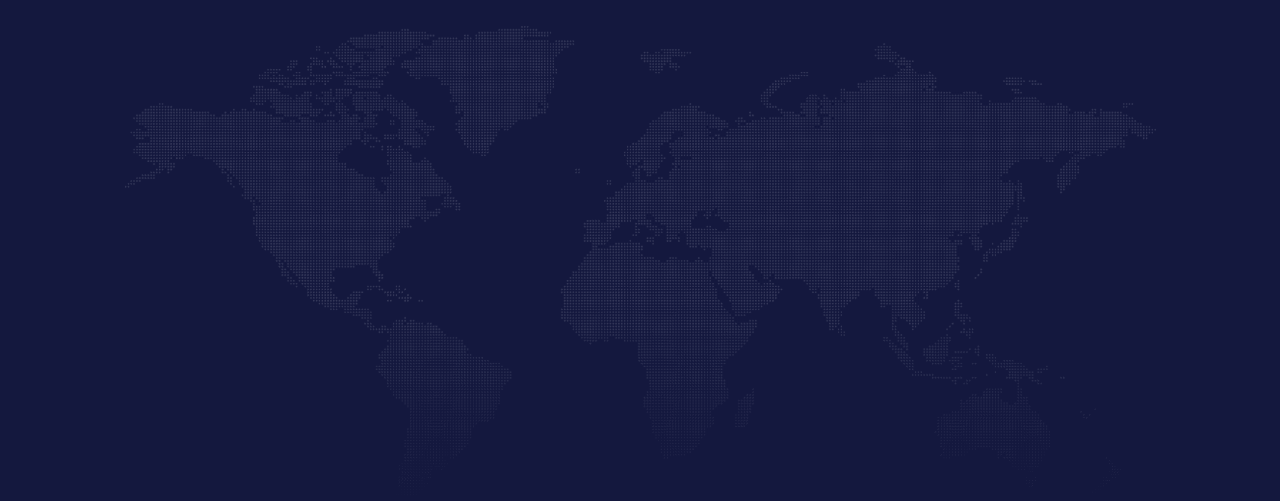
<file: feature.html>
<!DOCTYPE html>
<html lang="en">
  <head>
    <meta charset="utf-8" />
    <title>Feature | AI.Tech</title>
    <meta content="width=device-width, initial-scale=1.0" name="viewport" />
    <meta content="" name="keywords" />
    <meta content="" name="description" />

    <!-- Favicon -->
    <link href="img/project-3.jpg" rel="icon" />

    <!-- Google Web Fonts -->
    <link rel="preconnect" href="https://fonts.googleapis.com" />
    <link rel="preconnect" href="https://fonts.gstatic.com" crossorigin />
    <link
      href="https://fonts.googleapis.com/css2?family=Open+Sans:wght@400;600&family=Ubuntu:wght@500;700&display=swap"
      rel="stylesheet"
    />

    <!-- Icon Font Stylesheet -->
    <link
      href="https://cdnjs.cloudflare.com/ajax/libs/font-awesome/5.10.0/css/all.min.css"
      rel="stylesheet"
    />
    <link
      href="https://cdn.jsdelivr.net/npm/bootstrap-icons@1.4.1/font/bootstrap-icons.css"
      rel="stylesheet"
    />

    <!-- Libraries Stylesheet -->
    <link href="lib/animate/animate.min.css" rel="stylesheet" />
    <link href="lib/owlcarousel/assets/owl.carousel.min.css" rel="stylesheet" />

    <!-- Customized Bootstrap Stylesheet -->
    <link href="css/bootstrap.min.css" rel="stylesheet" />

    <!-- Template Stylesheet -->
    <link href="css/style.css" rel="stylesheet" />
  </head>

  <body>
    <!-- Spinner Start -->
    <div
      id="spinner"
      class="show bg-white position-fixed translate-middle w-100 vh-100 top-50 start-50 d-flex align-items-center justify-content-center"
    >
      <div
        class="spinner-grow text-primary"
        style="width: 3rem; height: 3rem"
        role="status"
      >
        <span class="sr-only">Loading...</span>
      </div>
    </div>
    <!-- Spinner End -->

    <!-- Navbar Start -->
    <div class="container-fluid sticky-top">
      <div class="container">
        <nav class="navbar navbar-expand-lg navbar-dark p-0">
          <a href="index.html" class="navbar-brand">
            <h1 class="text-white">AI<span class="text-dark">.</span>Tech</h1>
          </a>
          <button
            type="button"
            class="navbar-toggler ms-auto me-0"
            data-bs-toggle="collapse"
            data-bs-target="#navbarCollapse"
          >
            <span class="navbar-toggler-icon"></span>
          </button>
          <div class="collapse navbar-collapse" id="navbarCollapse">
            <div class="navbar-nav ms-auto">
              <a href="index.html" class="nav-item nav-link">Home</a>
              <a href="about.html" class="nav-item nav-link">About</a>
              <a href="service.html" class="nav-item nav-link">Services</a>
              <a href="project.html" class="nav-item nav-link">Projects</a>
              <div class="nav-item dropdown">
                <a
                  href="#"
                  class="nav-link dropdown-toggle"
                  data-bs-toggle="dropdown"
                  >Pages</a
                >
                <div class="dropdown-menu bg-light mt-2">
                  <a href="feature.html" class="dropdown-item active"
                    >Features</a
                  >
                  <a href="team.html" class="dropdown-item">Our Team</a>
                  <a href="faq.html" class="dropdown-item">FAQs</a>
                </div>
              </div>
              <a href="contact.html" class="nav-item nav-link">Contact</a>
            </div>
            <butaton
              type="button"
              class="btn text-white p-0 d-none d-lg-block"
              data-bs-toggle="modal"
              data-bs-target="#searchModal"
              ><i class="fa fa-search"></i
            ></butaton>
          </div>
        </nav>
      </div>
    </div>
    <!-- Navbar End -->
    <!-- Hero Start -->
    <div class="container-fluid pt-5 bg-primary hero-header">
      <div class="container pt-5">
        <div class="row g-5 pt-5">
          <div
            class="col-lg-6 align-self-center text-center text-lg-start mb-lg-5"
          >
            <h1 class="display-4 text-white mb-4 animated slideInRight">
              Features
            </h1>
            <nav aria-label="breadcrumb">
              <ol
                class="breadcrumb justify-content-center justify-content-lg-start mb-0"
              >
                <li class="breadcrumb-item">
                  <a class="text-white" href="#">Home</a>
                </li>
                <li class="breadcrumb-item">
                  <a class="text-white" href="#">Pages</a>
                </li>
                <li
                  class="breadcrumb-item text-white active"
                  aria-current="page"
                >
                  Features
                </li>
              </ol>
            </nav>
          </div>
          <div class="col-lg-6 align-self-end text-center text-lg-end">
            <img
              class="img-fluid"
              src="img/hero-img.png"
              alt=""
              style="max-height: 300px"
            />
          </div>
        </div>
      </div>
    </div>
    <!-- Hero End -->

    <!-- Full Screen Search Start -->
    <div class="modal fade" id="searchModal" tabindex="-1">
      <div class="modal-dialog modal-fullscreen">
        <div class="modal-content" style="background: rgba(20, 24, 62, 0.7)">
          <div class="modal-header border-0">
            <button
              type="button"
              class="btn btn-square bg-white btn-close"
              data-bs-dismiss="modal"
              aria-label="Close"
            ></button>
          </div>
          <div
            class="modal-body d-flex align-items-center justify-content-center"
          >
            <div class="input-group" style="max-width: 600px">
              <input
                type="text"
                class="form-control bg-transparent border-light p-3"
                placeholder="Type search keyword"
              />
              <button class="btn btn-light px-4">
                <i class="bi bi-search"></i>
              </button>
            </div>
          </div>
        </div>
      </div>
    </div>
    <!-- Full Screen Search End -->

    <!-- Feature Start -->
    <div class="container-fluid bg-dark feature pt-5">
      <div class="container pt-5">
        <div class="row g-5">
          <div
            class="col-lg-6 align-self-center mb-md-5 pb-md-5 wow fadeIn"
            data-wow-delay="0.3s"
          >
            <div class="btn btn-sm border rounded-pill text-white px-3 mb-3">
              Why Choose Us
            </div>
            <h1 class="text-white mb-4">
              Leading the AI Industry with Over a Decade of Expertise
            </h1>
            <p class="text-light mb-4">
              For over 10 years, we’ve been at the forefront of AI innovation,
              helping businesses harness the power of cutting-edge technologies
              to stay competitive and achieve their goals.
            </p>
            <div class="d-flex align-items-center text-white mb-3">
              <div
                class="btn-sm-square bg-white text-primary rounded-circle me-3"
              >
                <i class="fa fa-check"></i>
              </div>
              <span>Customized solutions tailored to your needs</span>
            </div>
            <div class="d-flex align-items-center text-white mb-3">
              <div
                class="btn-sm-square bg-white text-primary rounded-circle me-3"
              >
                <i class="fa fa-check"></i>
              </div>
              <span>Proven track record in driving business growth</span>
            </div>
            <div class="d-flex align-items-center text-white mb-3">
              <div
                class="btn-sm-square bg-white text-primary rounded-circle me-3"
              >
                <i class="fa fa-check"></i>
              </div>
              <span>Dedicated support and continuous improvement</span>
            </div>
            <div class="row g-4 pt-3">
              <div class="col-sm-6">
                <div
                  class="d-flex rounded p-3"
                  style="background: rgba(256, 256, 256, 0.1)"
                >
                  <i class="fa fa-home fa-3x text-white"></i>
                  <div class="ms-3">
                    <h2 class="text-white mb-0" data-toggle="counter-up">
                      9999
                    </h2>
                    <p class="text-white mb-0">Happy Clients</p>
                  </div>
                </div>
              </div>
              <div class="col-sm-6">
                <div
                  class="d-flex rounded p-3"
                  style="background: rgba(256, 256, 256, 0.1)"
                >
                  <i class="fa fa-home fa-3x text-white"></i>
                  <div class="ms-3">
                    <h2 class="text-white mb-0" data-toggle="counter-up">
                      9999
                    </h2>
                    <p class="text-white mb-0">Project Complete</p>
                  </div>
                </div>
              </div>
            </div>
          </div>
          <div
            class="col-lg-6 align-self-end text-center text-md-end wow fadeIn"
            data-wow-delay="0.5s"
          >
            <img class="img-fluid" src="img/feature.png" alt="" />
          </div>
        </div>
      </div>
    </div>
    <!-- Feature End -->

    <!-- Newsletter Start -->
    <div class="container-fluid bg-primary newsletter py-5">
      <div class="container">
        <div class="row g-5 align-items-center">
          <!-- Newsletter Image -->
          <div
            class="col-md-5 ps-lg-0 pt-5 pt-md-0 text-start wow fadeIn"
            data-wow-delay="0.3s"
          >
            <img
              class="img-fluid"
              src="img/newsletter.png"
              alt="Newsletter Image"
            />
          </div>
          <!-- Newsletter Form -->
          <div
            class="col-md-7 py-5 newsletter-text wow fadeIn"
            data-wow-delay="0.5s"
          >
            <div class="btn btn-sm border rounded-pill text-white px-3 mb-3">
              Newsletter
            </div>
            <h1 class="text-white mb-4">Subscribe to Our Newsletter</h1>
            <form id="newsletterForm">
              <div class="position-relative w-100 mt-3 mb-2">
                <input
                  class="form-control border-0 rounded-pill w-100 ps-4 pe-5"
                  type="email"
                  placeholder="Enter Your Email"
                  required
                  style="height: 48px"
                  id="emailInput"
                />
                <button
                  type="submit"
                  class="btn shadow-none position-absolute top-0 end-0 mt-1 me-2"
                >
                  <i class="fa fa-paper-plane text-primary fs-4"></i>
                </button>
              </div>
              <small class="text-white-50">
                Stay updated with the latest trends in AI technology.
              </small>
            </form>
          </div>
        </div>
      </div>
    </div>
    <!-- Newsletter End -->

    <!-- Footer Start -->
    <div class="container-fluid bg-dark text-white-50 footer pt-5">
      <div class="container py-5">
        <div class="row g-5">
          <div class="col-md-6 col-lg-3 wow fadeIn" data-wow-delay="0.1s">
            <a href="index.html" class="d-inline-block mb-3">
              <h1 class="text-white">
                AI<span class="text-primary">.</span>Tech
              </h1>
            </a>
            <p class="mb-0">
              We are committed to providing cutting-edge solutions and
              innovative technologies. Our team of experts ensures top-notch
              services to meet your needs and exceed your expectations. Join us
              in our journey to revolutionize the tech industry.
            </p>
          </div>
          <div class="col-md-6 col-lg-3 wow fadeIn" data-wow-delay="0.3s">
            <h5 class="text-white mb-4">Get In Touch</h5>
            <p>
              <i class="fa fa-map-marker-alt me-3"></i>Tech Avenue, London, UK
            </p>
            <p><i class="fa fa-phone-alt me-3"></i>+44 123 456 7890</p>
            <p><i class="fa fa-envelope me-3"></i>info@aitech.co.uk</p>
            <div class="d-flex pt-2">
              <a
                class="btn btn-outline-light btn-social"
                href="https://twitter.com/"
                ><i class="fab fa-twitter"></i
              ></a>
              <a
                class="btn btn-outline-light btn-social"
                href="https://facebook.com/"
                ><i class="fab fa-facebook-f"></i
              ></a>
              <a
                class="btn btn-outline-light btn-social"
                href="https://youtube.com/"
                ><i class="fab fa-youtube"></i
              ></a>
              <a
                class="btn btn-outline-light btn-social"
                href="https://instagram.com/"
                ><i class="fab fa-instagram"></i
              ></a>
              <a
                class="btn btn-outline-light btn-social"
                href="https://linkedin.com/"
                ><i class="fab fa-linkedin-in"></i
              ></a>
            </div>
          </div>
          <div class="col-md-6 col-lg-3 wow fadeIn" data-wow-delay="0.5s">
            <h5 class="text-white mb-4">Popular Links</h5>
            <a class="btn btn-link" href="about.html">About Us</a>
            <a class="btn btn-link" href="contact.html">Contact Us</a>
            <a class="btn btn-link" href="service.html">Services</a>
            <a class="btn btn-link" href="project.html">Projects</a>
            <a class="btn btn-link" href="feature.html">Features</a>
          </div>
          <div class="col-md-6 col-lg-3 wow fadeIn" data-wow-delay="0.7s">
            <h5 class="text-white mb-4">Our Services</h5>
            <p>Robotic Automation</p>
            <p>Machine Learning</p>
            <p>Predictive Analysis</p>
            <p>Data Science</p>
            <p>Robot Technology</p>
          </div>
        </div>
      </div>
      <div class="container wow fadeIn" data-wow-delay="0.1s">
        <div class="copyright">
          <div class="row">
            <div class="col-md-6 text-center text-md-start mb-3 mb-md-0">
              &copy; <a class="border-bottom" href="#">AI Tech</a>, All Right
              Reserved. Designed By
              <a class="border-bottom" href="https://shahzadalihub.netlify.app"
                >SHAHZAD ALI</a
              >
            </div>
            <div class="col-md-6 text-center text-md-end">
              <div class="footer-menu">
                <a href="index.html">Home</a>
                <a href="contact.html">Quries</a>
                <a href="contact.html">Help</a>
                <a href="faqs.html">FAQs</a>
              </div>
            </div>
          </div>
        </div>
      </div>
    </div>
    <!-- Footer End -->

    <!-- Back to Top -->
    <a href="#" class="btn btn-lg btn-primary btn-lg-square back-to-top pt-2"
      ><i class="bi bi-arrow-up"></i
    ></a>

    <!-- JavaScript Libraries -->
    <script src="https://ajax.googleapis.com/ajax/libs/jquery/3.6.1/jquery.min.js"></script>
    <script src="https://cdn.jsdelivr.net/npm/bootstrap@5.0.0/dist/js/bootstrap.bundle.min.js"></script>
    <script src="lib/wow/wow.min.js"></script>
    <script src="lib/easing/easing.min.js"></script>
    <script src="lib/waypoints/waypoints.min.js"></script>
    <script src="lib/counterup/counterup.min.js"></script>
    <script src="lib/owlcarousel/owl.carousel.min.js"></script>

    <!-- Template Javascript -->
    <script src="js/main.js"></script>
  </body>
</html>
</file>
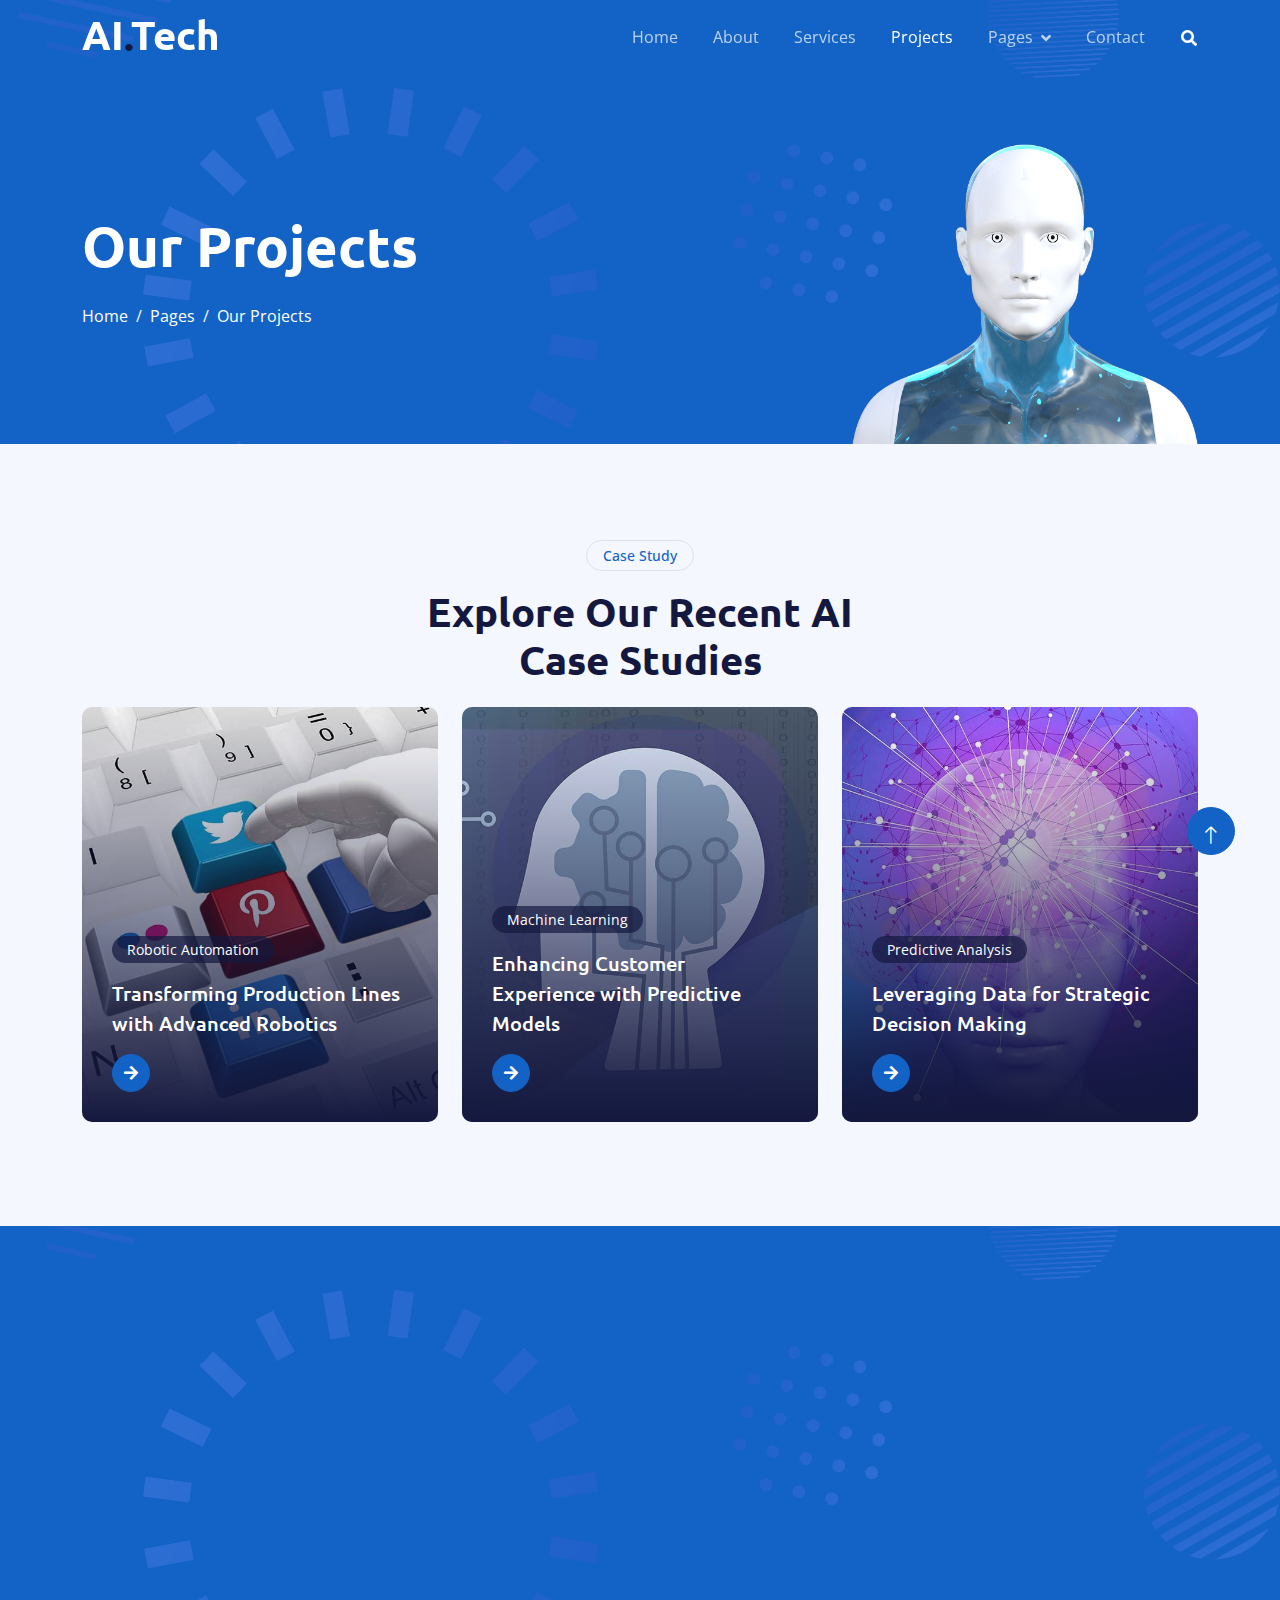
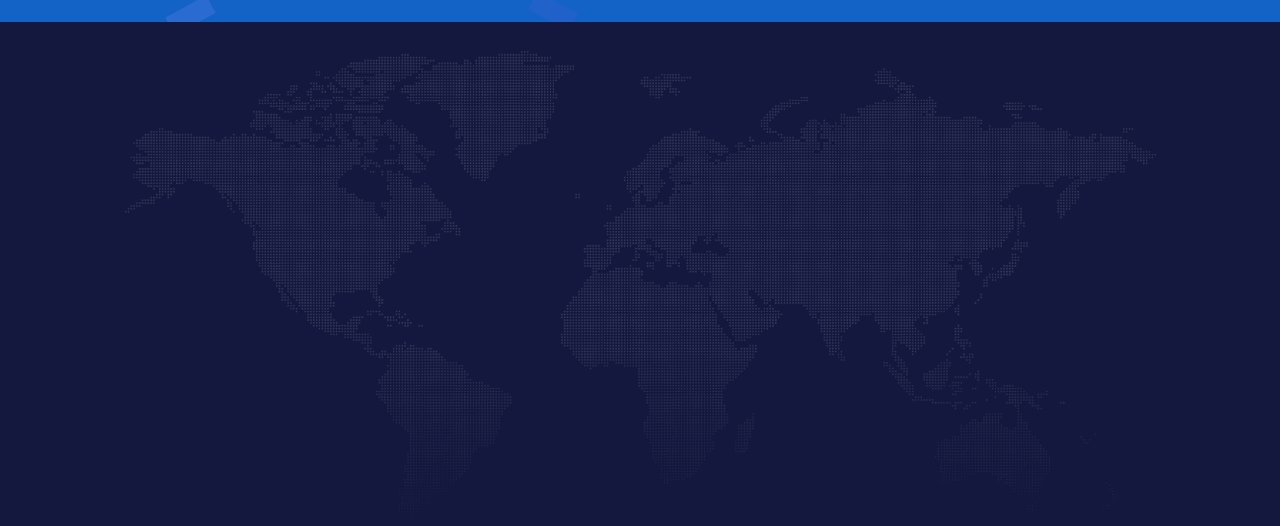
<file: project.html>
<!DOCTYPE html>
<html lang="en">
  <head>
    <meta charset="utf-8" />
    <title>Project | AI.Tech</title>
    <meta content="width=device-width, initial-scale=1.0" name="viewport" />
    <meta content="" name="keywords" />
    <meta content="" name="description" />

    <!-- Favicon -->
    <link href="img/project-3.jpg" rel="icon" />

    <!-- Google Web Fonts -->
    <link rel="preconnect" href="https://fonts.googleapis.com" />
    <link rel="preconnect" href="https://fonts.gstatic.com" crossorigin />
    <link
      href="https://fonts.googleapis.com/css2?family=Open+Sans:wght@400;600&family=Ubuntu:wght@500;700&display=swap"
      rel="stylesheet"
    />

    <!-- Icon Font Stylesheet -->
    <link
      href="https://cdnjs.cloudflare.com/ajax/libs/font-awesome/5.10.0/css/all.min.css"
      rel="stylesheet"
    />
    <link
      href="https://cdn.jsdelivr.net/npm/bootstrap-icons@1.4.1/font/bootstrap-icons.css"
      rel="stylesheet"
    />

    <!-- Libraries Stylesheet -->
    <link href="lib/animate/animate.min.css" rel="stylesheet" />
    <link href="lib/owlcarousel/assets/owl.carousel.min.css" rel="stylesheet" />

    <!-- Customized Bootstrap Stylesheet -->
    <link href="css/bootstrap.min.css" rel="stylesheet" />

    <!-- Template Stylesheet -->
    <link href="css/style.css" rel="stylesheet" />
  </head>

  <body>
    <!-- Spinner Start -->
    <div
      id="spinner"
      class="show bg-white position-fixed translate-middle w-100 vh-100 top-50 start-50 d-flex align-items-center justify-content-center"
    >
      <div
        class="spinner-grow text-primary"
        style="width: 3rem; height: 3rem"
        role="status"
      >
        <span class="sr-only">Loading...</span>
      </div>
    </div>
    <!-- Spinner End -->

    <!-- Navbar Start -->
    <div class="container-fluid sticky-top">
      <div class="container">
        <nav class="navbar navbar-expand-lg navbar-dark p-0">
          <a href="index.html" class="navbar-brand">
            <h1 class="text-white">AI<span class="text-dark">.</span>Tech</h1>
          </a>
          <button
            type="button"
            class="navbar-toggler ms-auto me-0"
            data-bs-toggle="collapse"
            data-bs-target="#navbarCollapse"
          >
            <span class="navbar-toggler-icon"></span>
          </button>
          <div class="collapse navbar-collapse" id="navbarCollapse">
            <div class="navbar-nav ms-auto">
              <a href="index.html" class="nav-item nav-link">Home</a>
              <a href="about.html" class="nav-item nav-link">About</a>
              <a href="service.html" class="nav-item nav-link">Services</a>
              <a href="project.html" class="nav-item nav-link active"
                >Projects</a
              >
              <div class="nav-item dropdown">
                <a
                  href="#"
                  class="nav-link dropdown-toggle"
                  data-bs-toggle="dropdown"
                  >Pages</a
                >
                <div class="dropdown-menu bg-light mt-2">
                  <a href="feature.html" class="dropdown-item">Features</a>
                  <a href="team.html" class="dropdown-item">Our Team</a>
                  <a href="faq.html" class="dropdown-item">FAQs</a>
                </div>
              </div>
              <a href="contact.html" class="nav-item nav-link">Contact</a>
            </div>
            <butaton
              type="button"
              class="btn text-white p-0 d-none d-lg-block"
              data-bs-toggle="modal"
              data-bs-target="#searchModal"
              ><i class="fa fa-search"></i
            ></butaton>
          </div>
        </nav>
      </div>
    </div>
    <!-- Navbar End -->

    <!-- Hero Start -->
    <div class="container-fluid pt-5 bg-primary hero-header">
      <div class="container pt-5">
        <div class="row g-5 pt-5">
          <div
            class="col-lg-6 align-self-center text-center text-lg-start mb-lg-5"
          >
            <h1 class="display-4 text-white mb-4 animated slideInRight">
              Our Projects
            </h1>
            <nav aria-label="breadcrumb">
              <ol
                class="breadcrumb justify-content-center justify-content-lg-start mb-0"
              >
                <li class="breadcrumb-item">
                  <a class="text-white" href="#">Home</a>
                </li>
                <li class="breadcrumb-item">
                  <a class="text-white" href="#">Pages</a>
                </li>
                <li
                  class="breadcrumb-item text-white active"
                  aria-current="page"
                >
                  Our Projects
                </li>
              </ol>
            </nav>
          </div>
          <div class="col-lg-6 align-self-end text-center text-lg-end">
            <img
              class="img-fluid"
              src="img/hero-img.png"
              alt=""
              style="max-height: 300px"
            />
          </div>
        </div>
      </div>
    </div>
    <!-- Hero End -->

    <!-- Full Screen Search Start -->
    <div class="modal fade" id="searchModal" tabindex="-1">
      <div class="modal-dialog modal-fullscreen">
        <div class="modal-content" style="background: rgba(20, 24, 62, 0.7)">
          <div class="modal-header border-0">
            <button
              type="button"
              class="btn btn-square bg-white btn-close"
              data-bs-dismiss="modal"
              aria-label="Close"
            ></button>
          </div>
          <div
            class="modal-body d-flex align-items-center justify-content-center"
          >
            <div class="input-group" style="max-width: 600px">
              <input
                type="text"
                class="form-control bg-transparent border-light p-3"
                placeholder="Type search keyword"
              />
              <button class="btn btn-light px-4">
                <i class="bi bi-search"></i>
              </button>
            </div>
          </div>
        </div>
      </div>
    </div>
    <!-- Full Screen Search End -->

    <!-- Case Start -->
    <div class="container-fluid bg-light py-5">
      <div class="container py-5">
        <div
          class="mx-auto text-center wow fadeIn"
          data-wow-delay="0.1s"
          style="max-width: 500px"
        >
          <div class="btn btn-sm border rounded-pill text-primary px-3 mb-3">
            Case Study
          </div>
          <h1 class="mb-4">Explore Our Recent AI Case Studies</h1>
        </div>
        <div class="row g-4">
          <div class="col-lg-4 wow fadeIn" data-wow-delay="0.3s">
            <div
              class="case-item position-relative overflow-hidden rounded mb-2"
            >
              <img
                class="img-fluid"
                src="img/project-1.jpg"
                alt="Robotic Automation Project"
              />
              <a class="case-overlay text-decoration-none" href="project.html">
                <small>Robotic Automation</small>
                <h5 class="lh-base text-white mb-3">
                  Transforming Production Lines with Advanced Robotics
                </h5>
                <span class="btn btn-square btn-primary">
                  <i class="fa fa-arrow-right"></i>
                </span>
              </a>
            </div>
          </div>
          <div class="col-lg-4 wow fadeIn" data-wow-delay="0.5s">
            <div
              class="case-item position-relative overflow-hidden rounded mb-2"
            >
              <img
                class="img-fluid"
                src="img/project-2.jpg"
                alt="Machine Learning Project"
              />
              <a class="case-overlay text-decoration-none" href="project.html">
                <small>Machine Learning</small>
                <h5 class="lh-base text-white mb-3">
                  Enhancing Customer Experience with Predictive Models
                </h5>
                <span class="btn btn-square btn-primary">
                  <i class="fa fa-arrow-right"></i>
                </span>
              </a>
            </div>
          </div>
          <div class="col-lg-4 wow fadeIn" data-wow-delay="0.7s">
            <div
              class="case-item position-relative overflow-hidden rounded mb-2"
            >
              <img
                class="img-fluid"
                src="img/project-3.jpg"
                alt="Predictive Analysis Project"
              />
              <a class="case-overlay text-decoration-none" href="project.html">
                <small>Predictive Analysis</small>
                <h5 class="lh-base text-white mb-3">
                  Leveraging Data for Strategic Decision Making
                </h5>
                <span class="btn btn-square btn-primary">
                  <i class="fa fa-arrow-right"></i>
                </span>
              </a>
            </div>
          </div>
        </div>
      </div>
    </div>
    <!-- Case End -->

    <!-- Newsletter Start -->
    <div class="container-fluid bg-primary newsletter py-5">
      <div class="container">
        <div class="row g-5 align-items-center">
          <!-- Newsletter Image -->
          <div
            class="col-md-5 ps-lg-0 pt-5 pt-md-0 text-start wow fadeIn"
            data-wow-delay="0.3s"
          >
            <img
              class="img-fluid"
              src="img/newsletter.png"
              alt="Newsletter Image"
            />
          </div>
          <!-- Newsletter Form -->
          <div
            class="col-md-7 py-5 newsletter-text wow fadeIn"
            data-wow-delay="0.5s"
          >
            <div class="btn btn-sm border rounded-pill text-white px-3 mb-3">
              Newsletter
            </div>
            <h1 class="text-white mb-4">Subscribe to Our Newsletter</h1>
            <form id="newsletterForm">
              <div class="position-relative w-100 mt-3 mb-2">
                <input
                  class="form-control border-0 rounded-pill w-100 ps-4 pe-5"
                  type="email"
                  placeholder="Enter Your Email"
                  required
                  style="height: 48px"
                  id="emailInput"
                />
                <button
                  type="submit"
                  class="btn shadow-none position-absolute top-0 end-0 mt-1 me-2"
                >
                  <i class="fa fa-paper-plane text-primary fs-4"></i>
                </button>
              </div>
              <small class="text-white-50">
                Stay updated with the latest trends in AI technology.
              </small>
            </form>
          </div>
        </div>
      </div>
    </div>
    <!-- Newsletter End -->

    <!-- Footer Start -->
    <div class="container-fluid bg-dark text-white-50 footer pt-5">
      <div class="container py-5">
        <div class="row g-5">
          <div class="col-md-6 col-lg-3 wow fadeIn" data-wow-delay="0.1s">
            <a href="index.html" class="d-inline-block mb-3">
              <h1 class="text-white">
                AI<span class="text-primary">.</span>Tech
              </h1>
            </a>
            <p class="mb-0">
              We are committed to providing cutting-edge solutions and
              innovative technologies. Our team of experts ensures top-notch
              services to meet your needs and exceed your expectations. Join us
              in our journey to revolutionize the tech industry.
            </p>
          </div>
          <div class="col-md-6 col-lg-3 wow fadeIn" data-wow-delay="0.3s">
            <h5 class="text-white mb-4">Get In Touch</h5>
            <p>
              <i class="fa fa-map-marker-alt me-3"></i>Tech Avenue, London, UK
            </p>
            <p><i class="fa fa-phone-alt me-3"></i>+44 123 456 7890</p>
            <p><i class="fa fa-envelope me-3"></i>info@aitech.co.uk</p>
            <div class="d-flex pt-2">
              <a
                class="btn btn-outline-light btn-social"
                href="https://twitter.com/"
                ><i class="fab fa-twitter"></i
              ></a>
              <a
                class="btn btn-outline-light btn-social"
                href="https://facebook.com/"
                ><i class="fab fa-facebook-f"></i
              ></a>
              <a
                class="btn btn-outline-light btn-social"
                href="https://youtube.com/"
                ><i class="fab fa-youtube"></i
              ></a>
              <a
                class="btn btn-outline-light btn-social"
                href="https://instagram.com/"
                ><i class="fab fa-instagram"></i
              ></a>
              <a
                class="btn btn-outline-light btn-social"
                href="https://linkedin.com/"
                ><i class="fab fa-linkedin-in"></i
              ></a>
            </div>
          </div>
          <div class="col-md-6 col-lg-3 wow fadeIn" data-wow-delay="0.5s">
            <h5 class="text-white mb-4">Popular Links</h5>
            <a class="btn btn-link" href="about.html">About Us</a>
            <a class="btn btn-link" href="contact.html">Contact Us</a>
            <a class="btn btn-link" href="service.html">Services</a>
            <a class="btn btn-link" href="project.html">Projects</a>
            <a class="btn btn-link" href="feature.html">Features</a>
          </div>
          <div class="col-md-6 col-lg-3 wow fadeIn" data-wow-delay="0.7s">
            <h5 class="text-white mb-4">Our Services</h5>
            <p>Robotic Automation</p>
            <p>Machine Learning</p>
            <p>Predictive Analysis</p>
            <p>Data Science</p>
            <p>Robot Technology</p>
          </div>
        </div>
      </div>
      <div class="container wow fadeIn" data-wow-delay="0.1s">
        <div class="copyright">
          <div class="row">
            <div class="col-md-6 text-center text-md-start mb-3 mb-md-0">
              &copy; <a class="border-bottom" href="#">AI Tech</a>, All Right
              Reserved. Designed By
              <a class="border-bottom" href="https://shahzadalihub.netlify.app"
                >SHAHZAD ALI</a
              >
            </div>
            <div class="col-md-6 text-center text-md-end">
              <div class="footer-menu">
                <a href="index.html">Home</a>
                <a href="contact.html">Quries</a>
                <a href="contact.html">Help</a>
                <a href="faqs.html">FAQs</a>
              </div>
            </div>
          </div>
        </div>
      </div>
    </div>
    <!-- Footer End -->

    <!-- Back to Top -->
    <a href="#" class="btn btn-lg btn-primary btn-lg-square back-to-top pt-2"
      ><i class="bi bi-arrow-up"></i
    ></a>

    <!-- JavaScript Libraries -->
    <script src="https://ajax.googleapis.com/ajax/libs/jquery/3.6.1/jquery.min.js"></script>
    <script src="https://cdn.jsdelivr.net/npm/bootstrap@5.0.0/dist/js/bootstrap.bundle.min.js"></script>
    <script src="lib/wow/wow.min.js"></script>
    <script src="lib/easing/easing.min.js"></script>
    <script src="lib/waypoints/waypoints.min.js"></script>
    <script src="lib/counterup/counterup.min.js"></script>
    <script src="lib/owlcarousel/owl.carousel.min.js"></script>

    <!-- Template Javascript -->
    <script src="js/main.js"></script>
  </body>
</html>
</file>
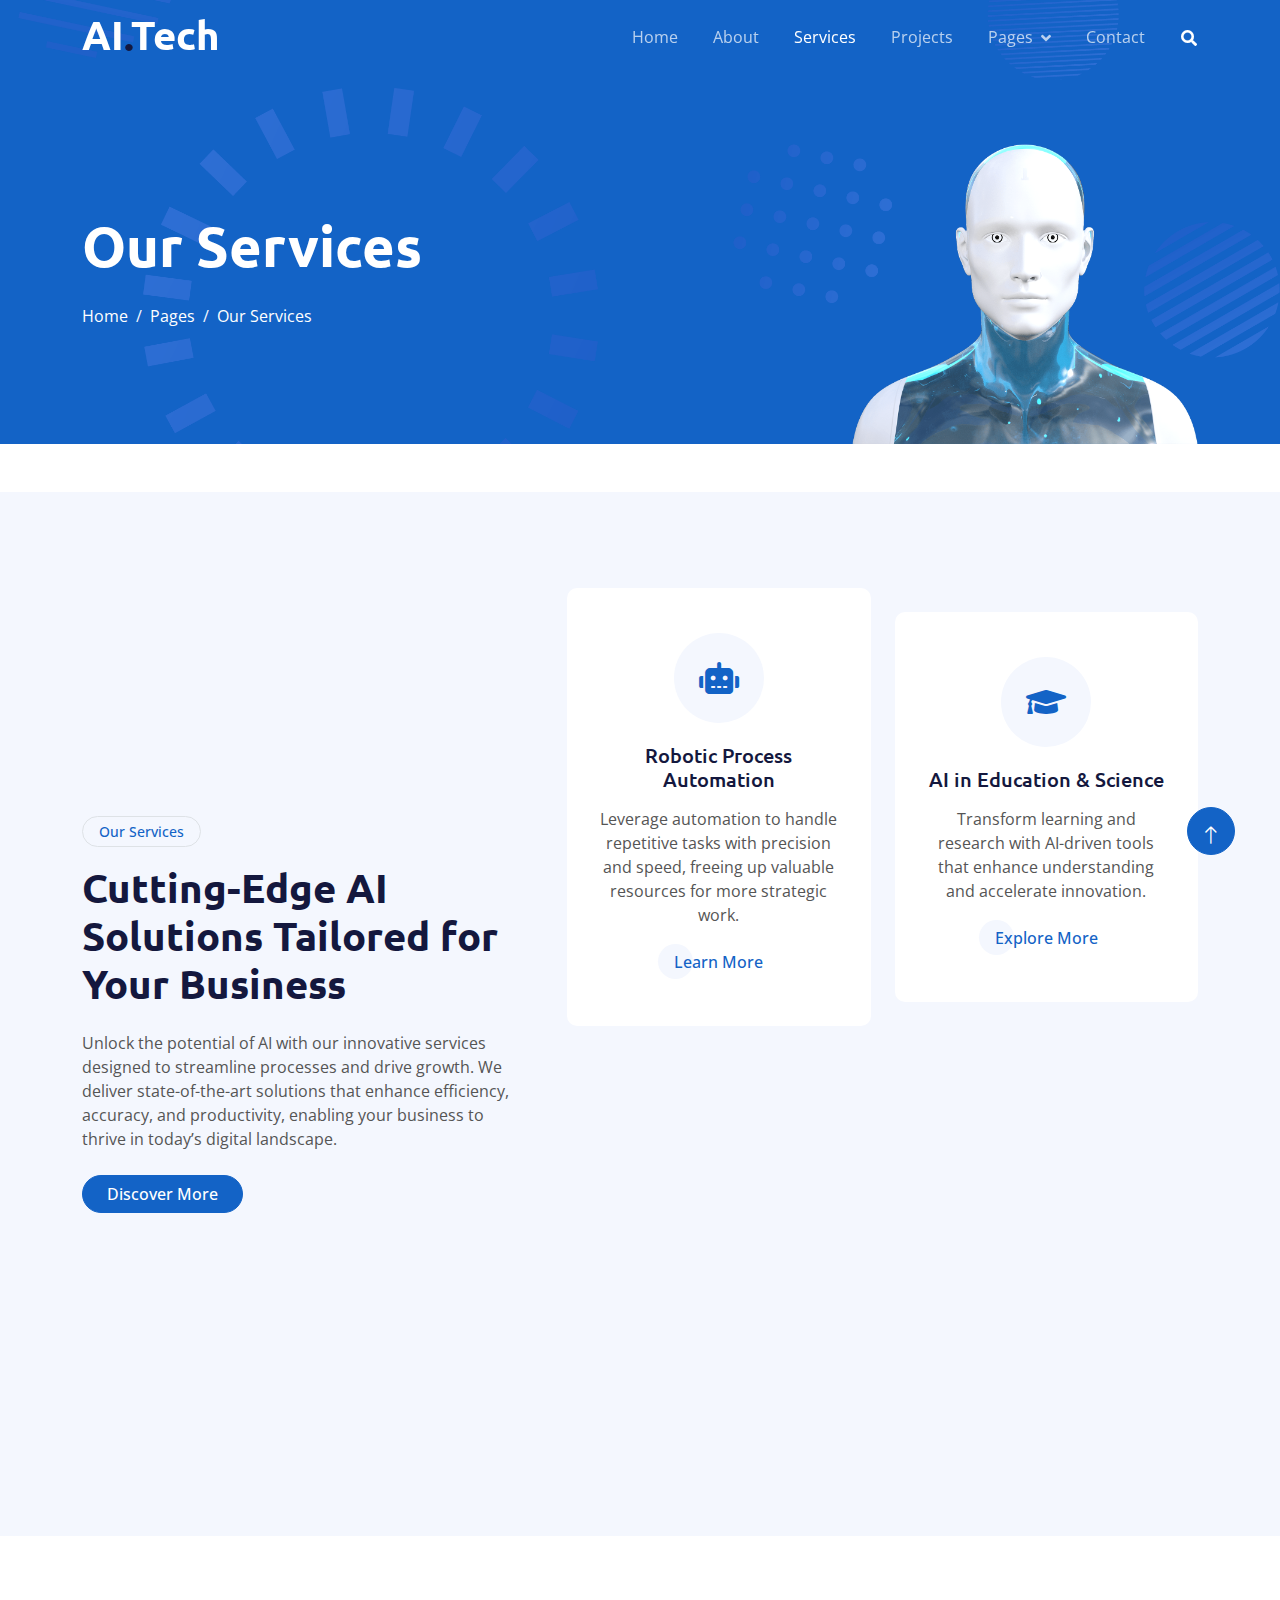
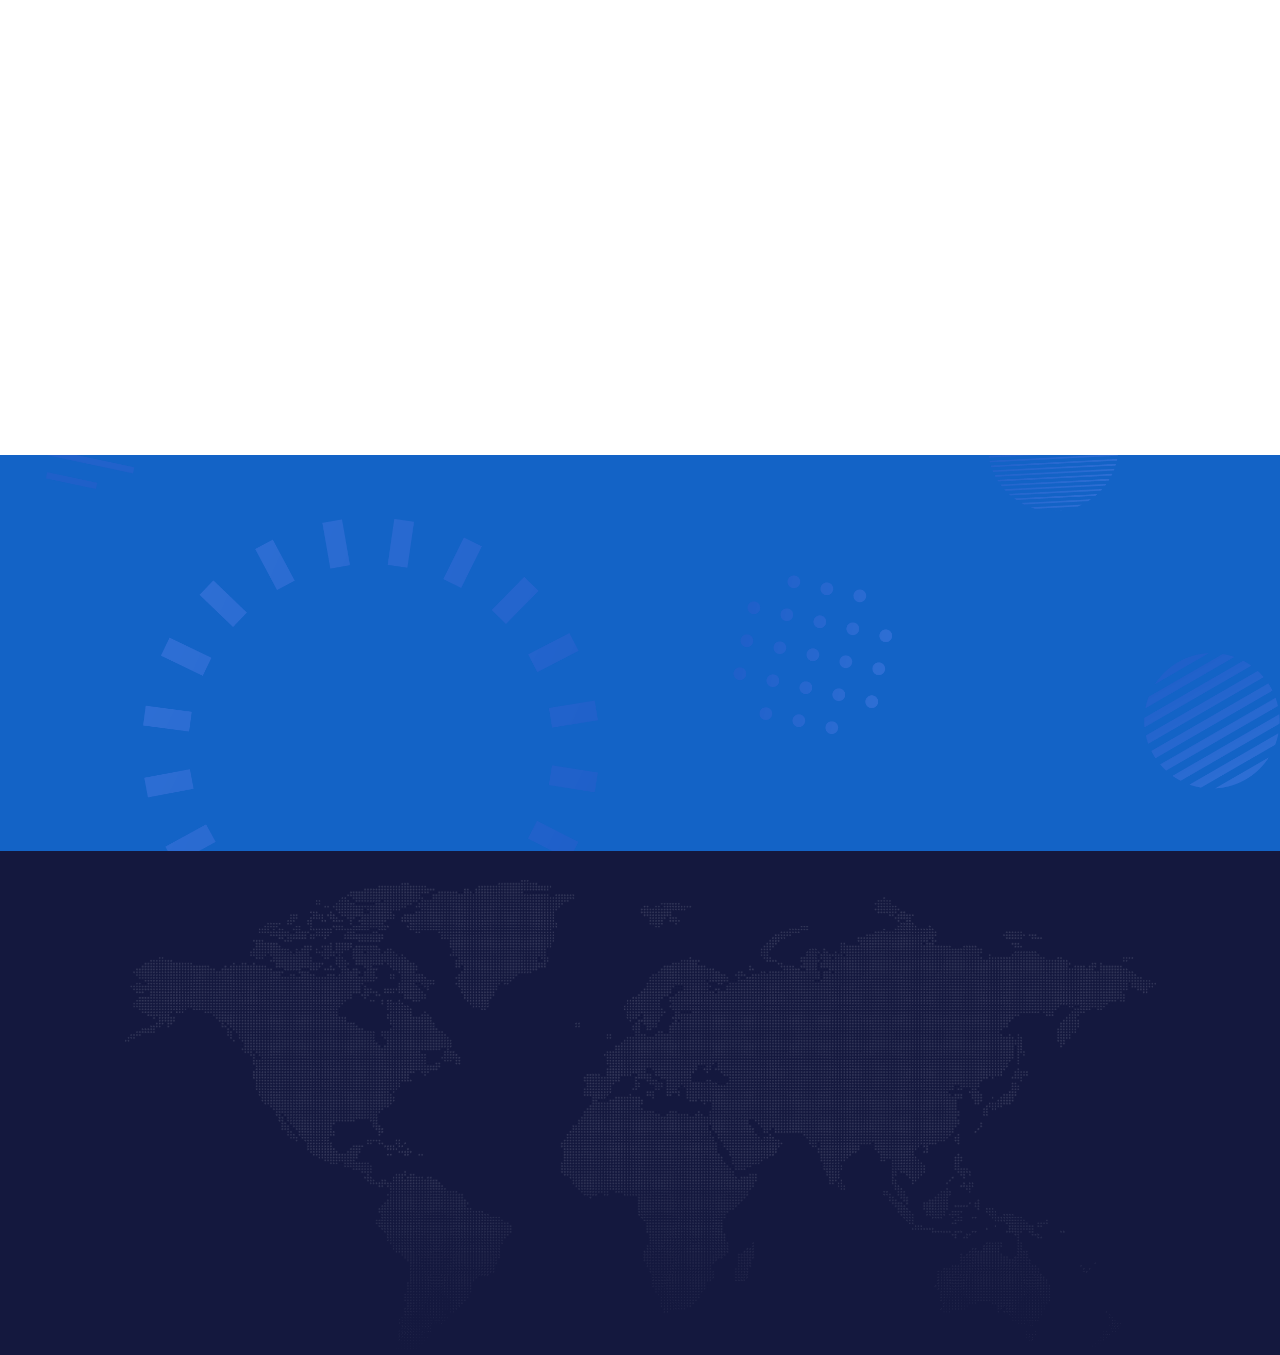
<file: service.html>
<!DOCTYPE html>
<html lang="en">
  <head>
    <meta charset="utf-8" />
    <title>Service | AI.Tech</title>
    <meta content="width=device-width, initial-scale=1.0" name="viewport" />
    <meta content="" name="keywords" />
    <meta content="" name="description" />

    <!-- Favicon -->
    <link href="img/project-3.jpg" rel="icon" />

    <!-- Google Web Fonts -->
    <link rel="preconnect" href="https://fonts.googleapis.com" />
    <link rel="preconnect" href="https://fonts.gstatic.com" crossorigin />
    <link
      href="https://fonts.googleapis.com/css2?family=Open+Sans:wght@400;600&family=Ubuntu:wght@500;700&display=swap"
      rel="stylesheet"
    />

    <!-- Icon Font Stylesheet -->
    <link
      href="https://cdnjs.cloudflare.com/ajax/libs/font-awesome/5.10.0/css/all.min.css"
      rel="stylesheet"
    />
    <link
      href="https://cdn.jsdelivr.net/npm/bootstrap-icons@1.4.1/font/bootstrap-icons.css"
      rel="stylesheet"
    />

    <!-- Libraries Stylesheet -->
    <link href="lib/animate/animate.min.css" rel="stylesheet" />
    <link href="lib/owlcarousel/assets/owl.carousel.min.css" rel="stylesheet" />

    <!-- Customized Bootstrap Stylesheet -->
    <link href="css/bootstrap.min.css" rel="stylesheet" />

    <!-- Template Stylesheet -->
    <link href="css/style.css" rel="stylesheet" />
  </head>

  <body>
    <!-- Spinner Start -->
    <div
      id="spinner"
      class="show bg-white position-fixed translate-middle w-100 vh-100 top-50 start-50 d-flex align-items-center justify-content-center"
    >
      <div
        class="spinner-grow text-primary"
        style="width: 3rem; height: 3rem"
        role="status"
      >
        <span class="sr-only">Loading...</span>
      </div>
    </div>
    <!-- Spinner End -->

    <!-- Navbar Start -->
    <div class="container-fluid sticky-top">
      <div class="container">
        <nav class="navbar navbar-expand-lg navbar-dark p-0">
          <a href="index.html" class="navbar-brand">
            <h1 class="text-white">AI<span class="text-dark">.</span>Tech</h1>
          </a>
          <button
            type="button"
            class="navbar-toggler ms-auto me-0"
            data-bs-toggle="collapse"
            data-bs-target="#navbarCollapse"
          >
            <span class="navbar-toggler-icon"></span>
          </button>
          <div class="collapse navbar-collapse" id="navbarCollapse">
            <div class="navbar-nav ms-auto">
              <a href="index.html" class="nav-item nav-link">Home</a>
              <a href="about.html" class="nav-item nav-link">About</a>
              <a href="service.html" class="nav-item nav-link active"
                >Services</a
              >
              <a href="project.html" class="nav-item nav-link">Projects</a>
              <div class="nav-item dropdown">
                <a
                  href="#"
                  class="nav-link dropdown-toggle"
                  data-bs-toggle="dropdown"
                  >Pages</a
                >
                <div class="dropdown-menu bg-light mt-2">
                  <a href="feature.html" class="dropdown-item">Features</a>
                  <a href="team.html" class="dropdown-item">Our Team</a>
                  <a href="faq.html" class="dropdown-item">FAQs</a>
                </div>
              </div>
              <a href="contact.html" class="nav-item nav-link">Contact</a>
            </div>
            <butaton
              type="button"
              class="btn text-white p-0 d-none d-lg-block"
              data-bs-toggle="modal"
              data-bs-target="#searchModal"
              ><i class="fa fa-search"></i
            ></butaton>
          </div>
        </nav>
      </div>
    </div>
    <!-- Navbar End -->
    <!-- Hero Start -->
    <div class="container-fluid pt-5 bg-primary hero-header">
      <div class="container pt-5">
        <div class="row g-5 pt-5">
          <div
            class="col-lg-6 align-self-center text-center text-lg-start mb-lg-5"
          >
            <h1 class="display-4 text-white mb-4 animated slideInRight">
              Our Services
            </h1>
            <nav aria-label="breadcrumb">
              <ol
                class="breadcrumb justify-content-center justify-content-lg-start mb-0"
              >
                <li class="breadcrumb-item">
                  <a class="text-white" href="#">Home</a>
                </li>
                <li class="breadcrumb-item">
                  <a class="text-white" href="#">Pages</a>
                </li>
                <li
                  class="breadcrumb-item text-white active"
                  aria-current="page"
                >
                  Our Services
                </li>
              </ol>
            </nav>
          </div>
          <div class="col-lg-6 align-self-end text-center text-lg-end">
            <img
              class="img-fluid"
              src="img/hero-img.png"
              alt=""
              style="max-height: 300px"
            />
          </div>
        </div>
      </div>
    </div>
    <!-- Hero End -->

    <!-- Full Screen Search Start -->
    <div class="modal fade" id="searchModal" tabindex="-1">
      <div class="modal-dialog modal-fullscreen">
        <div class="modal-content" style="background: rgba(20, 24, 62, 0.7)">
          <div class="modal-header border-0">
            <button
              type="button"
              class="btn btn-square bg-white btn-close"
              data-bs-dismiss="modal"
              aria-label="Close"
            ></button>
          </div>
          <div
            class="modal-body d-flex align-items-center justify-content-center"
          >
            <div class="input-group" style="max-width: 600px">
              <input
                type="text"
                class="form-control bg-transparent border-light p-3"
                placeholder="Type search keyword"
              />
              <button class="btn btn-light px-4">
                <i class="bi bi-search"></i>
              </button>
            </div>
          </div>
        </div>
      </div>
    </div>
    <!-- Full Screen Search End -->

    <!-- Services Section Start -->
    <div class="container-fluid bg-light mt-5 py-5">
      <div class="container py-5">
        <div class="row g-5 align-items-center">
          <div class="col-lg-5 wow fadeIn" data-wow-delay="0.1s">
            <div class="btn btn-sm border rounded-pill text-primary px-3 mb-3">
              Our Services
            </div>
            <h1 class="mb-4">
              Cutting-Edge AI Solutions Tailored for Your Business
            </h1>
            <p class="mb-4">
              Unlock the potential of AI with our innovative services designed
              to streamline processes and drive growth. We deliver
              state-of-the-art solutions that enhance efficiency, accuracy, and
              productivity, enabling your business to thrive in today’s digital
              landscape.
            </p>
            <a class="btn btn-primary rounded-pill px-4" href="service.html"
              >Discover More</a
            >
          </div>
          <div class="col-lg-7">
            <div class="row g-4">
              <div class="col-md-6">
                <div class="row g-4">
                  <div class="col-12 wow fadeIn" data-wow-delay="0.1s">
                    <div
                      class="service-item d-flex flex-column justify-content-center text-center rounded"
                    >
                      <div class="service-icon btn-square">
                        <i class="fa fa-robot fa-2x"></i>
                      </div>
                      <h5 class="mb-3">Robotic Process Automation</h5>
                      <p>
                        Leverage automation to handle repetitive tasks with
                        precision and speed, freeing up valuable resources for
                        more strategic work.
                      </p>
                      <a class="btn px-3 mt-auto mx-auto" href="service.html"
                        >Learn More</a
                      >
                    </div>
                  </div>
                  <div class="col-12 wow fadeIn" data-wow-delay="0.5s">
                    <div
                      class="service-item d-flex flex-column justify-content-center text-center rounded"
                    >
                      <div class="service-icon btn-square">
                        <i class="fa fa-power-off fa-2x"></i>
                      </div>
                      <h5 class="mb-3">Machine Learning</h5>
                      <p>
                        Unlock valuable insights from your data with machine
                        learning models that evolve and improve with every
                        interaction.
                      </p>
                      <a class="btn px-3 mt-auto mx-auto" href="service.html"
                        >Find Out More</a
                      >
                    </div>
                  </div>
                </div>
              </div>
              <div class="col-md-6 pt-md-4">
                <div class="row g-4">
                  <div class="col-12 wow fadeIn" data-wow-delay="0.3s">
                    <div
                      class="service-item d-flex flex-column justify-content-center text-center rounded"
                    >
                      <div class="service-icon btn-square">
                        <i class="fa fa-graduation-cap fa-2x"></i>
                      </div>
                      <h5 class="mb-3">AI in Education & Science</h5>
                      <p>
                        Transform learning and research with AI-driven tools
                        that enhance understanding and accelerate innovation.
                      </p>
                      <a class="btn px-3 mt-auto mx-auto" href="service.html"
                        >Explore More</a
                      >
                    </div>
                  </div>
                  <div class="col-12 wow fadeIn" data-wow-delay="0.7s">
                    <div
                      class="service-item d-flex flex-column justify-content-center text-center rounded"
                    >
                      <div class="service-icon btn-square">
                        <i class="fa fa-brain fa-2x"></i>
                      </div>
                      <h5 class="mb-3">Predictive Analytics</h5>
                      <p>
                        Stay ahead of trends and make data-backed decisions with
                        our advanced predictive analysis services.
                      </p>
                      <a class="btn px-3 mt-auto mx-auto" href="service.html"
                        >Get Started</a
                      >
                    </div>
                  </div>
                </div>
              </div>
            </div>
          </div>
        </div>
      </div>
    </div>
    <!-- Services Section End -->

    <!-- Testimonial Start -->
    <div class="container-xxl py-5">
      <div class="container py-5">
        <div class="row g-5">
          <div class="col-lg-5 wow fadeIn" data-wow-delay="0.1s">
            <div class="btn btn-sm border rounded-pill text-primary px-3 mb-3">
              Testimonial
            </div>
            <h1 class="mb-4">What Say Our Clients!</h1>
            <p class="mb-4">
              Tempor erat elitr rebum at clita. Diam dolor diam ipsum et tempor
              sit. Aliqu diam amet diam et eos labore. Clita erat ipsum et lorem
              et sit, sed stet no labore lorem sit. Sanctus clita duo justo et
              tempor eirmod magna dolore erat amet
            </p>
            <a class="btn btn-primary rounded-pill px-4" href="">Read More</a>
          </div>
          <div class="col-lg-7 wow fadeIn" data-wow-delay="0.5s">
            <div
              class="owl-carousel testimonial-carousel border-start border-primary"
            >
              <div class="testimonial-item ps-5">
                <i class="fa fa-quote-left fa-2x text-primary mb-3"></i>
                <p class="fs-4">
                  Aliqu diam amet diam et eos labore. Clita erat ipsum et lorem
                  et sit, sed stet no labore lorem sit. Sanctus clita duo justo
                  et tempor eirmod magna dolore erat amet
                </p>
                <div class="d-flex align-items-center">
                  <img
                    class="img-fluid flex-shrink-0 rounded-circle"
                    src="img/testimonial-1.jpg"
                    style="width: 60px; height: 60px"
                  />
                  <div class="ps-3">
                    <h5 class="mb-1">Client Name</h5>
                    <span>Profession</span>
                  </div>
                </div>
              </div>
              <div class="testimonial-item ps-5">
                <i class="fa fa-quote-left fa-2x text-primary mb-3"></i>
                <p class="fs-4">
                  Aliqu diam amet diam et eos labore. Clita erat ipsum et lorem
                  et sit, sed stet no labore lorem sit. Sanctus clita duo justo
                  et tempor eirmod magna dolore erat amet
                </p>
                <div class="d-flex align-items-center">
                  <img
                    class="img-fluid flex-shrink-0 rounded-circle"
                    src="img/testimonial-2.jpg"
                    style="width: 60px; height: 60px"
                  />
                  <div class="ps-3">
                    <h5 class="mb-1">Client Name</h5>
                    <span>Profession</span>
                  </div>
                </div>
              </div>
              <div class="testimonial-item ps-5">
                <i class="fa fa-quote-left fa-2x text-primary mb-3"></i>
                <p class="fs-4">
                  Aliqu diam amet diam et eos labore. Clita erat ipsum et lorem
                  et sit, sed stet no labore lorem sit. Sanctus clita duo justo
                  et tempor eirmod magna dolore erat amet
                </p>
                <div class="d-flex align-items-center">
                  <img
                    class="img-fluid flex-shrink-0 rounded-circle"
                    src="img/testimonial-3.jpg"
                    style="width: 60px; height: 60px"
                  />
                  <div class="ps-3">
                    <h5 class="mb-1">Client Name</h5>
                    <span>Profession</span>
                  </div>
                </div>
              </div>
            </div>
          </div>
        </div>
      </div>
    </div>
    <!-- Testimonial End -->

    <!-- Newsletter Start -->
    <div class="container-fluid bg-primary newsletter py-5">
      <div class="container">
        <div class="row g-5 align-items-center">
          <!-- Newsletter Image -->
          <div
            class="col-md-5 ps-lg-0 pt-5 pt-md-0 text-start wow fadeIn"
            data-wow-delay="0.3s"
          >
            <img
              class="img-fluid"
              src="img/newsletter.png"
              alt="Newsletter Image"
            />
          </div>
          <!-- Newsletter Form -->
          <div
            class="col-md-7 py-5 newsletter-text wow fadeIn"
            data-wow-delay="0.5s"
          >
            <div class="btn btn-sm border rounded-pill text-white px-3 mb-3">
              Newsletter
            </div>
            <h1 class="text-white mb-4">Subscribe to Our Newsletter</h1>
            <form id="newsletterForm">
              <div class="position-relative w-100 mt-3 mb-2">
                <input
                  class="form-control border-0 rounded-pill w-100 ps-4 pe-5"
                  type="email"
                  placeholder="Enter Your Email"
                  required
                  style="height: 48px"
                  id="emailInput"
                />
                <button
                  type="submit"
                  class="btn shadow-none position-absolute top-0 end-0 mt-1 me-2"
                >
                  <i class="fa fa-paper-plane text-primary fs-4"></i>
                </button>
              </div>
              <small class="text-white-50">
                Stay updated with the latest trends in AI technology.
              </small>
            </form>
          </div>
        </div>
      </div>
    </div>
    <!-- Newsletter End -->

    <!-- Footer Start -->
    <div class="container-fluid bg-dark text-white-50 footer pt-5">
      <div class="container py-5">
        <div class="row g-5">
          <div class="col-md-6 col-lg-3 wow fadeIn" data-wow-delay="0.1s">
            <a href="index.html" class="d-inline-block mb-3">
              <h1 class="text-white">
                AI<span class="text-primary">.</span>Tech
              </h1>
            </a>
            <p class="mb-0">
              We are committed to providing cutting-edge solutions and
              innovative technologies. Our team of experts ensures top-notch
              services to meet your needs and exceed your expectations. Join us
              in our journey to revolutionize the tech industry.
            </p>
          </div>
          <div class="col-md-6 col-lg-3 wow fadeIn" data-wow-delay="0.3s">
            <h5 class="text-white mb-4">Get In Touch</h5>
            <p>
              <i class="fa fa-map-marker-alt me-3"></i>Tech Avenue, London, UK
            </p>
            <p><i class="fa fa-phone-alt me-3"></i>+44 123 456 7890</p>
            <p><i class="fa fa-envelope me-3"></i>info@aitech.co.uk</p>
            <div class="d-flex pt-2">
              <a
                class="btn btn-outline-light btn-social"
                href="https://twitter.com/"
                ><i class="fab fa-twitter"></i
              ></a>
              <a
                class="btn btn-outline-light btn-social"
                href="https://facebook.com/"
                ><i class="fab fa-facebook-f"></i
              ></a>
              <a
                class="btn btn-outline-light btn-social"
                href="https://youtube.com/"
                ><i class="fab fa-youtube"></i
              ></a>
              <a
                class="btn btn-outline-light btn-social"
                href="https://instagram.com/"
                ><i class="fab fa-instagram"></i
              ></a>
              <a
                class="btn btn-outline-light btn-social"
                href="https://linkedin.com/"
                ><i class="fab fa-linkedin-in"></i
              ></a>
            </div>
          </div>
          <div class="col-md-6 col-lg-3 wow fadeIn" data-wow-delay="0.5s">
            <h5 class="text-white mb-4">Popular Links</h5>
            <a class="btn btn-link" href="about.html">About Us</a>
            <a class="btn btn-link" href="contact.html">Contact Us</a>
            <a class="btn btn-link" href="service.html">Services</a>
            <a class="btn btn-link" href="project.html">Projects</a>
            <a class="btn btn-link" href="feature.html">Features</a>
          </div>
          <div class="col-md-6 col-lg-3 wow fadeIn" data-wow-delay="0.7s">
            <h5 class="text-white mb-4">Our Services</h5>
            <p>Robotic Automation</p>
            <p>Machine Learning</p>
            <p>Predictive Analysis</p>
            <p>Data Science</p>
            <p>Robot Technology</p>
          </div>
        </div>
      </div>
      <div class="container wow fadeIn" data-wow-delay="0.1s">
        <div class="copyright">
          <div class="row">
            <div class="col-md-6 text-center text-md-start mb-3 mb-md-0">
              &copy; <a class="border-bottom" href="#">AI Tech</a>, All Right
              Reserved. Designed By
              <a class="border-bottom" href="https://shahzadalihub.netlify.app"
                >SHAHZAD ALI</a
              >
            </div>
            <div class="col-md-6 text-center text-md-end">
              <div class="footer-menu">
                <a href="index.html">Home</a>
                <a href="contact.html">Quries</a>
                <a href="contact.html">Help</a>
                <a href="faqs.html">FAQs</a>
              </div>
            </div>
          </div>
        </div>
      </div>
    </div>
    <!-- Footer End -->

    <!-- Back to Top -->
    <a href="#" class="btn btn-lg btn-primary btn-lg-square back-to-top pt-2"
      ><i class="bi bi-arrow-up"></i
    ></a>

    <!-- JavaScript Libraries -->
    <script src="https://ajax.googleapis.com/ajax/libs/jquery/3.6.1/jquery.min.js"></script>
    <script src="https://cdn.jsdelivr.net/npm/bootstrap@5.0.0/dist/js/bootstrap.bundle.min.js"></script>
    <script src="lib/wow/wow.min.js"></script>
    <script src="lib/easing/easing.min.js"></script>
    <script src="lib/waypoints/waypoints.min.js"></script>
    <script src="lib/counterup/counterup.min.js"></script>
    <script src="lib/owlcarousel/owl.carousel.min.js"></script>

    <!-- Template Javascript -->
    <script src="js/main.js"></script>
  </body>
</html>
</file>
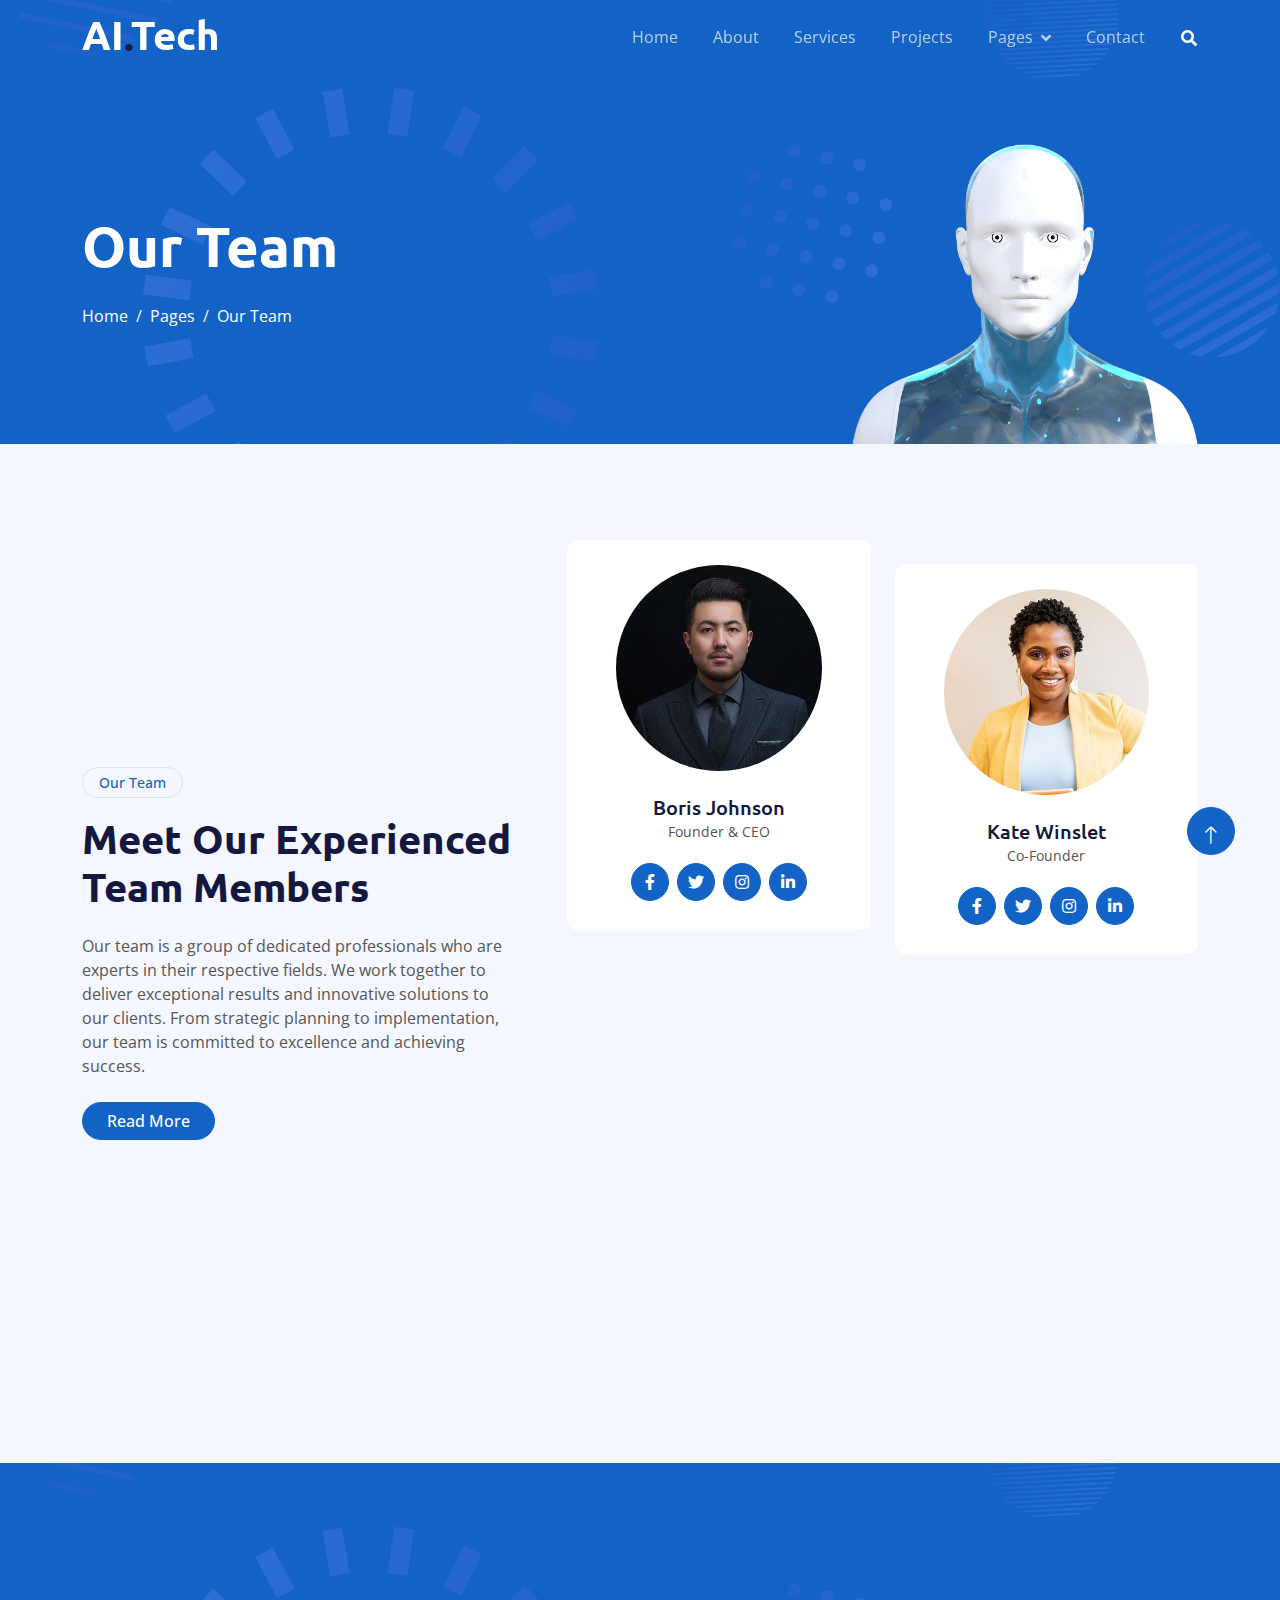
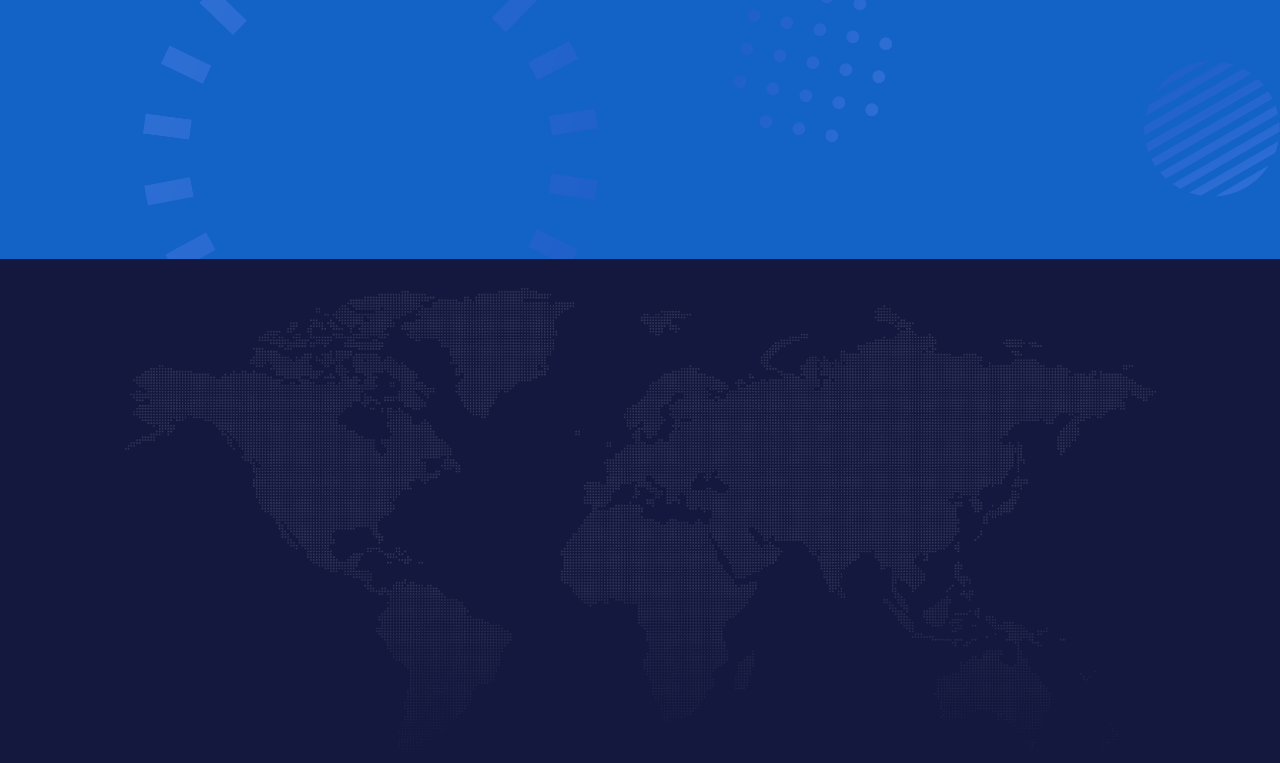
<file: team.html>
<!DOCTYPE html>
<html lang="en">
  <head>
    <meta charset="utf-8" />
    <title>Team | AI.Tech</title>
    <meta content="width=device-width, initial-scale=1.0" name="viewport" />
    <meta content="" name="keywords" />
    <meta content="" name="description" />

    <!-- Favicon -->
    <link href="img/project-3.jpg" rel="icon" />

    <!-- Google Web Fonts -->
    <link rel="preconnect" href="https://fonts.googleapis.com" />
    <link rel="preconnect" href="https://fonts.gstatic.com" crossorigin />
    <link
      href="https://fonts.googleapis.com/css2?family=Open+Sans:wght@400;600&family=Ubuntu:wght@500;700&display=swap"
      rel="stylesheet"
    />

    <!-- Icon Font Stylesheet -->
    <link
      href="https://cdnjs.cloudflare.com/ajax/libs/font-awesome/5.10.0/css/all.min.css"
      rel="stylesheet"
    />
    <link
      href="https://cdn.jsdelivr.net/npm/bootstrap-icons@1.4.1/font/bootstrap-icons.css"
      rel="stylesheet"
    />

    <!-- Libraries Stylesheet -->
    <link href="lib/animate/animate.min.css" rel="stylesheet" />
    <link href="lib/owlcarousel/assets/owl.carousel.min.css" rel="stylesheet" />

    <!-- Customized Bootstrap Stylesheet -->
    <link href="css/bootstrap.min.css" rel="stylesheet" />

    <!-- Template Stylesheet -->
    <link href="css/style.css" rel="stylesheet" />
  </head>

  <body>
    <!-- Spinner Start -->
    <div
      id="spinner"
      class="show bg-white position-fixed translate-middle w-100 vh-100 top-50 start-50 d-flex align-items-center justify-content-center"
    >
      <div
        class="spinner-grow text-primary"
        style="width: 3rem; height: 3rem"
        role="status"
      >
        <span class="sr-only">Loading...</span>
      </div>
    </div>
    <!-- Spinner End -->

    <!-- Navbar Start -->
    <div class="container-fluid sticky-top">
      <div class="container">
        <nav class="navbar navbar-expand-lg navbar-dark p-0">
          <a href="index.html" class="navbar-brand">
            <h1 class="text-white">AI<span class="text-dark">.</span>Tech</h1>
          </a>
          <button
            type="button"
            class="navbar-toggler ms-auto me-0"
            data-bs-toggle="collapse"
            data-bs-target="#navbarCollapse"
          >
            <span class="navbar-toggler-icon"></span>
          </button>
          <div class="collapse navbar-collapse" id="navbarCollapse">
            <div class="navbar-nav ms-auto">
              <a href="index.html" class="nav-item nav-link">Home</a>
              <a href="about.html" class="nav-item nav-link">About</a>
              <a href="service.html" class="nav-item nav-link">Services</a>
              <a href="project.html" class="nav-item nav-link">Projects</a>
              <div class="nav-item dropdown">
                <a
                  href="#"
                  class="nav-link dropdown-toggle"
                  data-bs-toggle="dropdown"
                  >Pages</a
                >
                <div class="dropdown-menu bg-light mt-2">
                  <a href="feature.html" class="dropdown-item">Features</a>
                  <a href="team.html" class="dropdown-item active">Our Team</a>
                  <a href="faq.html" class="dropdown-item">FAQs</a>
                </div>
              </div>
              <a href="contact.html" class="nav-item nav-link">Contact</a>
            </div>
            <butaton
              type="button"
              class="btn text-white p-0 d-none d-lg-block"
              data-bs-toggle="modal"
              data-bs-target="#searchModal"
              ><i class="fa fa-search"></i
            ></butaton>
          </div>
        </nav>
      </div>
    </div>
    <!-- Navbar End -->

    <!-- Hero Start -->
    <div class="container-fluid pt-5 bg-primary hero-header">
      <div class="container pt-5">
        <div class="row g-5 pt-5">
          <div
            class="col-lg-6 align-self-center text-center text-lg-start mb-lg-5"
          >
            <h1 class="display-4 text-white mb-4 animated slideInRight">
              Our Team
            </h1>
            <nav aria-label="breadcrumb">
              <ol
                class="breadcrumb justify-content-center justify-content-lg-start mb-0"
              >
                <li class="breadcrumb-item">
                  <a class="text-white" href="#">Home</a>
                </li>
                <li class="breadcrumb-item">
                  <a class="text-white" href="#">Pages</a>
                </li>
                <li
                  class="breadcrumb-item text-white active"
                  aria-current="page"
                >
                  Our Team
                </li>
              </ol>
            </nav>
          </div>
          <div class="col-lg-6 align-self-end text-center text-lg-end">
            <img
              class="img-fluid"
              src="img/hero-img.png"
              alt=""
              style="max-height: 300px"
            />
          </div>
        </div>
      </div>
    </div>
    <!-- Hero End -->

    <!-- Full Screen Search Start -->
    <div class="modal fade" id="searchModal" tabindex="-1">
      <div class="modal-dialog modal-fullscreen">
        <div class="modal-content" style="background: rgba(20, 24, 62, 0.7)">
          <div class="modal-header border-0">
            <button
              type="button"
              class="btn btn-square bg-white btn-close"
              data-bs-dismiss="modal"
              aria-label="Close"
            ></button>
          </div>
          <div
            class="modal-body d-flex align-items-center justify-content-center"
          >
            <div class="input-group" style="max-width: 600px">
              <input
                type="text"
                class="form-control bg-transparent border-light p-3"
                placeholder="Type search keyword"
              />
              <button class="btn btn-light px-4">
                <i class="bi bi-search"></i>
              </button>
            </div>
          </div>
        </div>
      </div>
    </div>
    <!-- Full Screen Search End -->

    <!-- Team Start -->
    <div class="container-fluid bg-light py-5">
      <div class="container py-5">
        <div class="row g-5 align-items-center">
          <div class="col-lg-5 wow fadeIn" data-wow-delay="0.1s">
            <div class="btn btn-sm border rounded-pill text-primary px-3 mb-3">
              Our Team
            </div>
            <h1 class="mb-4">Meet Our Experienced Team Members</h1>
            <p class="mb-4">
              Our team is a group of dedicated professionals who are experts in
              their respective fields. We work together to deliver exceptional
              results and innovative solutions to our clients. From strategic
              planning to implementation, our team is committed to excellence
              and achieving success.
            </p>
            <a class="btn btn-primary rounded-pill px-4" href="team.html"
              >Read More</a
            >
          </div>
          <div class="col-lg-7">
            <div class="row g-4">
              <div class="col-md-6">
                <div class="row g-4">
                  <div class="col-12 wow fadeIn" data-wow-delay="0.1s">
                    <div
                      class="team-item bg-white text-center rounded p-4 pt-0"
                    >
                      <img
                        class="img-fluid rounded-circle p-4"
                        src="img/team-1.jpg"
                        alt="Boris Johnson"
                      />
                      <h5 class="mb-0">Boris Johnson</h5>
                      <small>Founder & CEO</small>
                      <div class="d-flex justify-content-center mt-3">
                        <a
                          class="btn btn-square btn-primary m-1"
                          href="https://facebook.com"
                          ><i class="fab fa-facebook-f"></i
                        ></a>
                        <a
                          class="btn btn-square btn-primary m-1"
                          href="https://twitter.com"
                          ><i class="fab fa-twitter"></i
                        ></a>
                        <a
                          class="btn btn-square btn-primary m-1"
                          href="https://instagram.com"
                          ><i class="fab fa-instagram"></i
                        ></a>
                        <a
                          class="btn btn-square btn-primary m-1"
                          href="https://linkedin.com/"
                          ><i class="fab fa-linkedin-in"></i
                        ></a>
                      </div>
                    </div>
                  </div>
                  <div class="col-12 wow fadeIn" data-wow-delay="0.5s">
                    <div
                      class="team-item bg-white text-center rounded p-4 pt-0"
                    >
                      <img
                        class="img-fluid rounded-circle p-4"
                        src="img/team-2.jpg"
                        alt="Adam Crew"
                      />
                      <h5 class="mb-0">Adam Crew</h5>
                      <small>Executive Manager</small>
                      <div class="d-flex justify-content-center mt-3">
                        <a
                          class="btn btn-square btn-primary m-1"
                          href="https://facebook.com/"
                          ><i class="fab fa-facebook-f"></i
                        ></a>
                        <a
                          class="btn btn-square btn-primary m-1"
                          href="https://twitter.com/"
                          ><i class="fab fa-twitter"></i
                        ></a>
                        <a
                          class="btn btn-square btn-primary m-1"
                          href="https://instagram.com/"
                          ><i class="fab fa-instagram"></i
                        ></a>
                        <a
                          class="btn btn-square btn-primary m-1"
                          href="https://linkedin.com/in/"
                          ><i class="fab fa-linkedin-in"></i
                        ></a>
                      </div>
                    </div>
                  </div>
                </div>
              </div>
              <div class="col-md-6 pt-md-4">
                <div class="row g-4">
                  <div class="col-12 wow fadeIn" data-wow-delay="0.3s">
                    <div
                      class="team-item bg-white text-center rounded p-4 pt-0"
                    >
                      <img
                        class="img-fluid rounded-circle p-4"
                        src="img/team-3.jpg"
                        alt="Kate Winslet"
                      />
                      <h5 class="mb-0">Kate Winslet</h5>
                      <small>Co-Founder</small>
                      <div class="d-flex justify-content-center mt-3">
                        <a
                          class="btn btn-square btn-primary m-1"
                          href="https://facebook.com/"
                          ><i class="fab fa-facebook-f"></i
                        ></a>
                        <a
                          class="btn btn-square btn-primary m-1"
                          href="https://twitter.com/"
                          ><i class="fab fa-twitter"></i
                        ></a>
                        <a
                          class="btn btn-square btn-primary m-1"
                          href="https://instagram.com/"
                          ><i class="fab fa-instagram"></i
                        ></a>
                        <a
                          class="btn btn-square btn-primary m-1"
                          href="https://linkedin.com/in/"
                          ><i class="fab fa-linkedin-in"></i
                        ></a>
                      </div>
                    </div>
                  </div>
                  <div class="col-12 wow fadeIn" data-wow-delay="0.7s">
                    <div
                      class="team-item bg-white text-center rounded p-4 pt-0"
                    >
                      <img
                        class="img-fluid rounded-circle p-4"
                        src="img/team-4.jpg"
                        alt="Cody Gardner"
                      />
                      <h5 class="mb-0">Cody Gardner</h5>
                      <small>Project Manager</small>
                      <div class="d-flex justify-content-center mt-3">
                        <a
                          class="btn btn-square btn-primary m-1"
                          href="https://facebook.com/"
                          ><i class="fab fa-facebook-f"></i
                        ></a>
                        <a
                          class="btn btn-square btn-primary m-1"
                          href="https://twitter.com/"
                          ><i class="fab fa-twitter"></i
                        ></a>
                        <a
                          class="btn btn-square btn-primary m-1"
                          href="https://instagram.com/"
                          ><i class="fab fa-instagram"></i
                        ></a>
                        <a
                          class="btn btn-square btn-primary m-1"
                          href="https://linkedin.com/"
                          ><i class="fab fa-linkedin-in"></i
                        ></a>
                      </div>
                    </div>
                  </div>
                </div>
              </div>
            </div>
          </div>
        </div>
      </div>
    </div>
    <!-- Team End -->

    <!-- Newsletter Start -->
    <div class="container-fluid bg-primary newsletter py-5">
      <div class="container">
        <div class="row g-5 align-items-center">
          <!-- Newsletter Image -->
          <div
            class="col-md-5 ps-lg-0 pt-5 pt-md-0 text-start wow fadeIn"
            data-wow-delay="0.3s"
          >
            <img
              class="img-fluid"
              src="img/newsletter.png"
              alt="Newsletter Image"
            />
          </div>
          <!-- Newsletter Form -->
          <div
            class="col-md-7 py-5 newsletter-text wow fadeIn"
            data-wow-delay="0.5s"
          >
            <div class="btn btn-sm border rounded-pill text-white px-3 mb-3">
              Newsletter
            </div>
            <h1 class="text-white mb-4">Subscribe to Our Newsletter</h1>
            <form id="newsletterForm">
              <div class="position-relative w-100 mt-3 mb-2">
                <input
                  class="form-control border-0 rounded-pill w-100 ps-4 pe-5"
                  type="email"
                  placeholder="Enter Your Email"
                  required
                  style="height: 48px"
                  id="emailInput"
                />
                <button
                  type="submit"
                  class="btn shadow-none position-absolute top-0 end-0 mt-1 me-2"
                >
                  <i class="fa fa-paper-plane text-primary fs-4"></i>
                </button>
              </div>
              <small class="text-white-50">
                Stay updated with the latest trends in AI technology.
              </small>
            </form>
          </div>
        </div>
      </div>
    </div>
    <!-- Newsletter End -->

    <!-- Footer Start -->
    <div class="container-fluid bg-dark text-white-50 footer pt-5">
      <div class="container py-5">
        <div class="row g-5">
          <div class="col-md-6 col-lg-3 wow fadeIn" data-wow-delay="0.1s">
            <a href="index.html" class="d-inline-block mb-3">
              <h1 class="text-white">
                AI<span class="text-primary">.</span>Tech
              </h1>
            </a>
            <p class="mb-0">
              We are committed to providing cutting-edge solutions and
              innovative technologies. Our team of experts ensures top-notch
              services to meet your needs and exceed your expectations. Join us
              in our journey to revolutionize the tech industry.
            </p>
          </div>
          <div class="col-md-6 col-lg-3 wow fadeIn" data-wow-delay="0.3s">
            <h5 class="text-white mb-4">Get In Touch</h5>
            <p>
              <i class="fa fa-map-marker-alt me-3"></i>Tech Avenue, London, UK
            </p>
            <p><i class="fa fa-phone-alt me-3"></i>+44 123 456 7890</p>
            <p><i class="fa fa-envelope me-3"></i>info@aitech.co.uk</p>
            <div class="d-flex pt-2">
              <a
                class="btn btn-outline-light btn-social"
                href="https://twitter.com/"
                ><i class="fab fa-twitter"></i
              ></a>
              <a
                class="btn btn-outline-light btn-social"
                href="https://facebook.com/"
                ><i class="fab fa-facebook-f"></i
              ></a>
              <a
                class="btn btn-outline-light btn-social"
                href="https://youtube.com/"
                ><i class="fab fa-youtube"></i
              ></a>
              <a
                class="btn btn-outline-light btn-social"
                href="https://instagram.com/"
                ><i class="fab fa-instagram"></i
              ></a>
              <a
                class="btn btn-outline-light btn-social"
                href="https://linkedin.com/"
                ><i class="fab fa-linkedin-in"></i
              ></a>
            </div>
          </div>
          <div class="col-md-6 col-lg-3 wow fadeIn" data-wow-delay="0.5s">
            <h5 class="text-white mb-4">Popular Links</h5>
            <a class="btn btn-link" href="about.html">About Us</a>
            <a class="btn btn-link" href="contact.html">Contact Us</a>
            <a class="btn btn-link" href="service.html">Services</a>
            <a class="btn btn-link" href="project.html">Projects</a>
            <a class="btn btn-link" href="feature.html">Features</a>
          </div>
          <div class="col-md-6 col-lg-3 wow fadeIn" data-wow-delay="0.7s">
            <h5 class="text-white mb-4">Our Services</h5>
            <p>Robotic Automation</p>
            <p>Machine Learning</p>
            <p>Predictive Analysis</p>
            <p>Data Science</p>
            <p>Robot Technology</p>
          </div>
        </div>
      </div>
      <div class="container wow fadeIn" data-wow-delay="0.1s">
        <div class="copyright">
          <div class="row">
            <div class="col-md-6 text-center text-md-start mb-3 mb-md-0">
              &copy; <a class="border-bottom" href="#">AI Tech</a>, All Right
              Reserved. Designed By
              <a class="border-bottom" href="https://shahzadalihub.netlify.app"
                >SHAHZAD ALI</a
              >
            </div>
            <div class="col-md-6 text-center text-md-end">
              <div class="footer-menu">
                <a href="index.html">Home</a>
                <a href="contact.html">Quries</a>
                <a href="contact.html">Help</a>
                <a href="faqs.html">FAQs</a>
              </div>
            </div>
          </div>
        </div>
      </div>
    </div>
    <!-- Footer End -->

    <!-- Back to Top -->
    <a href="#" class="btn btn-lg btn-primary btn-lg-square back-to-top pt-2"
      ><i class="bi bi-arrow-up"></i
    ></a>

    <!-- JavaScript Libraries -->
    <script src="https://ajax.googleapis.com/ajax/libs/jquery/3.6.1/jquery.min.js"></script>
    <script src="https://cdn.jsdelivr.net/npm/bootstrap@5.0.0/dist/js/bootstrap.bundle.min.js"></script>
    <script src="lib/wow/wow.min.js"></script>
    <script src="lib/easing/easing.min.js"></script>
    <script src="lib/waypoints/waypoints.min.js"></script>
    <script src="lib/counterup/counterup.min.js"></script>
    <script src="lib/owlcarousel/owl.carousel.min.js"></script>

    <!-- Template Javascript -->
    <script src="js/main.js"></script>
  </body>
</html>
</file>
<file: css/style.css>
/********** Template CSS **********/
:root {
  --primary: #1363c6;
  --secondary: #15ace1;
  --light: #f4f7fe;
  --dark: #14183e;
}

/*** Spinner ***/
#spinner {
  opacity: 0;
  visibility: hidden;
  transition: opacity 0.5s ease-out, visibility 0s linear 0.5s;
  z-index: 99999;
}

#spinner.show {
  transition: opacity 0.5s ease-out, visibility 0s linear 0s;
  visibility: visible;
  opacity: 1;
}

.back-to-top {
  position: fixed;
  display: none;
  right: 45px;
  bottom: 45px;
  z-index: 99;
}

/*** Heading ***/
h1,
h2,
h3,
.fw-bold {
  font-weight: 700 !important;
}

h4,
h5,
h6,
.fw-medium {
  font-weight: 500 !important;
}

/*** Button ***/
.btn {
  font-weight: 500;
  transition: 0.5s;
}

.btn-square {
  width: 38px;
  height: 38px;
}

.btn-sm-square {
  width: 32px;
  height: 32px;
}

.btn-lg-square {
  width: 48px;
  height: 48px;
}

.btn-square,
.btn-sm-square,
.btn-lg-square {
  padding: 0;
  display: flex;
  align-items: center;
  justify-content: center;
  font-weight: normal;
  border-radius: 50px;
}

/*** Navbar ***/
.sticky-top {
  top: -150px;
  transition: 0.5s;
}

.navbar {
  padding: 11px 0 !important;
  height: 75px;
}

.navbar .navbar-nav .nav-link {
  margin-right: 35px;
  padding: 0;
  color: rgba(255, 255, 255, 0.7);
  outline: none;
}

.navbar .navbar-nav .nav-link:hover,
.navbar .navbar-nav .nav-link.active {
  color: rgba(255, 255, 255, 1);
}

.navbar .dropdown-toggle::after {
  border: none;
  content: "\f107";
  font-family: "Font Awesome 5 Free";
  font-weight: 900;
  vertical-align: middle;
  margin-left: 8px;
}

@media (max-width: 991.98px) {
  .navbar .navbar-nav {
    padding: 0 15px;
    background: var(--primary);
  }

  .navbar .navbar-nav .nav-link {
    margin-right: 0;
    padding: 10px 0;
  }
}

@media (min-width: 992px) {
  .navbar .nav-item .dropdown-menu {
    display: block;
    border: none;
    margin-top: 0;
    top: 150%;
    opacity: 0;
    visibility: hidden;
    transition: 0.5s;
  }

  .navbar .nav-item:hover .dropdown-menu {
    top: 100%;
    visibility: visible;
    transition: 0.5s;
    opacity: 1;
  }
}

/*** Hero Header ***/
.hero-header {
  margin-top: -75px;
  background: url(../img/bg-hero.png) center center no-repeat;
  background-size: cover;
}

.hero-header .breadcrumb-item + .breadcrumb-item::before {
  color: var(--light);
}

/*** Section Title ***/
.section-title::before {
  position: absolute;
  content: "";
  width: 45px;
  height: 4px;
  bottom: 0;
  left: 0;
  background: var(--dark);
}

.section-title::after {
  position: absolute;
  content: "";
  width: 4px;
  height: 4px;
  bottom: 0;
  left: 50px;
  background: var(--dark);
}

.section-title.text-center::before {
  left: 50%;
  margin-left: -25px;
}

.section-title.text-center::after {
  left: 50%;
  margin-left: 25px;
}

.section-title h6::before,
.section-title h6::after {
  position: absolute;
  content: "";
  width: 10px;
  height: 10px;
  top: 2px;
  left: 0;
  background: rgba(33, 66, 177, 0.5);
}

.section-title h6::after {
  top: 5px;
  left: 3px;
}

/*** About ***/
.about-img {
  position: relative;
  overflow: hidden;
}

.about-img::after {
  position: absolute;
  content: "";
  width: 100%;
  height: 100%;
  top: 0;
  left: 0;
  background: url(../img/bg-about-img.png) top left no-repeat;
  background-size: contain;
}

/*** Service ***/
.service-item {
  position: relative;
  padding: 45px 30px;
  background: #ffffff;
  transition: 0.5s;
}

.service-item:hover {
  background: var(--primary);
}

.service-item .service-icon {
  margin: 0 auto 20px auto;
  width: 90px;
  height: 90px;
  color: var(--primary);
  background: var(--light);
  transition: 0.5s;
}

.service-item:hover .service-icon {
  background: #ffffff;
}

.service-item h5,
.service-item p {
  transition: 0.5s;
}

.service-item:hover h5,
.service-item:hover p {
  color: #ffffff;
}

.service-item a.btn {
  position: relative;
  display: flex;
  color: var(--primary);
  transition: 0.5s;
  z-index: 1;
}

.service-item:hover a.btn {
  color: var(--primary);
}

.service-item a.btn::before {
  position: absolute;
  content: "";
  width: 35px;
  height: 35px;
  top: 0;
  left: 0;
  border-radius: 35px;
  background: var(--light);
  transition: 0.5s;
  z-index: -1;
}

.service-item:hover a.btn::before {
  width: 100%;
  background: var(--light);
}

/*** Feature ***/
.feature {
  background: url(../img/bg-hero.png) center center no-repeat;
  background-size: cover;
}

/*** Newsletter ***/
.newsletter {
  background: url(../img/bg-hero.png) center center no-repeat;
  background-size: cover;
}

@media (min-width: 992px) {
  .newsletter .container {
    max-width: 100% !important;
  }

  .newsletter .newsletter-text {
    padding-right: calc(((100% - 960px) / 2) + 0.75rem);
  }
}

@media (min-width: 1200px) {
  .newsletter .newsletter-text {
    padding-right: calc(((100% - 1140px) / 2) + 0.75rem);
  }
}

@media (min-width: 1400px) {
  .newsletter .newsletter-text {
    padding-right: calc(((100% - 1320px) / 2) + 0.75rem);
  }
}

/*** Case Study ***/
.case-item img {
  transition: 0.5s;
}

.case-item:hover img {
  transform: scale(1.2);
}

.case-overlay {
  position: absolute;
  padding: 30px;
  width: 100%;
  height: 100%;
  top: 0;
  left: 0;
  display: flex;
  flex-direction: column;
  align-items: flex-start;
  justify-content: flex-end;
  background: linear-gradient(rgba(20, 24, 62, 0), var(--dark));
  z-index: 1;
}

.case-overlay small {
  display: inline-block;
  padding: 3px 15px;
  color: #ffffff;
  background: rgba(20, 24, 62, 0.7);
  border-radius: 25px;
  margin-bottom: 15px;
}

.case-overlay span.btn:hover {
  color: var(--primary);
  background: #ffffff;
  border-color: #ffffff;
}

/*** FAQs ***/
.accordion .accordion-item {
  border: none;
  margin-bottom: 15px;
}

.accordion .accordion-button {
  background: var(--light);
  border-radius: 2px;
}

.accordion .accordion-button:not(.collapsed) {
  color: #ffffff;
  background: var(--primary);
  box-shadow: none;
}

.accordion .accordion-button:not(.collapsed)::after {
  background-image: url("data:image/svg+xml,%3csvg xmlns='http://www.w3.org/2000/svg' viewBox='0 0 16 16' fill='%23fff'%3e%3cpath fill-rule='evenodd' d='M1.646 4.646a.5.5 0 0 1 .708 0L8 10.293l5.646-5.647a.5.5 0 0 1 .708.708l-6 6a.5.5 0 0 1-.708 0l-6-6a.5.5 0 0 1 0-.708z'/%3e%3c/svg%3e");
}

.accordion .accordion-body {
  padding: 15px 0 0 0;
}

/*** Testimonial ***/
.testimonial-carousel {
  position: relative;
}

.testimonial-carousel .owl-nav {
  position: absolute;
  width: 40px;
  height: 100%;
  top: calc(50% - 50px);
  left: -21px;
  display: flex;
  flex-direction: column;
  align-items: center;
}

.testimonial-carousel .owl-nav .owl-prev,
.testimonial-carousel .owl-nav .owl-next {
  margin: 5px 0;
  width: 40px;
  height: 40px;
  display: flex;
  align-items: center;
  justify-content: center;
  color: var(--primary);
  background: #ffffff;
  border: 1px solid var(--primary);
  border-radius: 40px;
  font-size: 18px;
  transition: 0.5s;
}

.testimonial-carousel .owl-nav .owl-prev:hover,
.testimonial-carousel .owl-nav .owl-next:hover {
  background: var(--primary);
  color: #ffffff;
}

.testimonial-carousel .owl-dots {
  margin-top: 35px;
  margin-left: 3rem;
}

.testimonial-carousel .owl-dot {
  position: relative;
  display: inline-block;
  margin-right: 10px;
  width: 15px;
  height: 15px;
  background: #ffffff;
  border: 1px solid var(--primary);
  border-radius: 15px;
  transition: 0.5s;
}

.testimonial-carousel .owl-dot.active {
  width: 30px;
  background: var(--primary);
}

/*** Team ***/
.team-item {
  transition: 0.5s;
  border: 1px solid transparent;
  transition: 0.5s;
}

.team-item:hover {
  border-color: var(--primary);
}

/*** Footer ***/
.footer {
  background: url(../img/footer.png) center center no-repeat;
  background-size: contain;
}

.footer .btn.btn-social {
  margin-right: 5px;
  width: 40px;
  height: 40px;
  display: flex;
  align-items: center;
  justify-content: center;
  color: rgba(255, 255, 255, 0.5);
  border: 1px solid rgba(256, 256, 256, 0.1);
  border-radius: 40px;
  transition: 0.3s;
}

.footer .btn.btn-social:hover {
  color: var(--primary);
}

.footer .btn.btn-link {
  display: block;
  margin-bottom: 10px;
  padding: 0;
  text-align: left;
  color: rgba(255, 255, 255, 0.5);
  font-weight: normal;
  transition: 0.3s;
}

.footer .btn.btn-link:hover {
  color: #ffffff;
}

.footer .btn.btn-link::before {
  position: relative;
  content: "\f105";
  font-family: "Font Awesome 5 Free";
  font-weight: 900;
  margin-right: 10px;
}

.footer .btn.btn-link:hover {
  letter-spacing: 1px;
  box-shadow: none;
}

.footer .copyright {
  padding: 25px 0;
  font-size: 14px;
  border-top: 1px solid rgba(256, 256, 256, 0.1);
}

.footer .copyright a {
  color: rgba(255, 255, 255, 0.5);
}

.footer .copyright a:hover {
  color: #ffffff;
}

.footer .footer-menu a {
  margin-right: 15px;
  padding-right: 15px;
  border-right: 1px solid rgba(255, 255, 255, 0.1);
}

.footer .footer-menu a:last-child {
  margin-right: 0;
  padding-right: 0;
  border-right: none;
}
</file>
